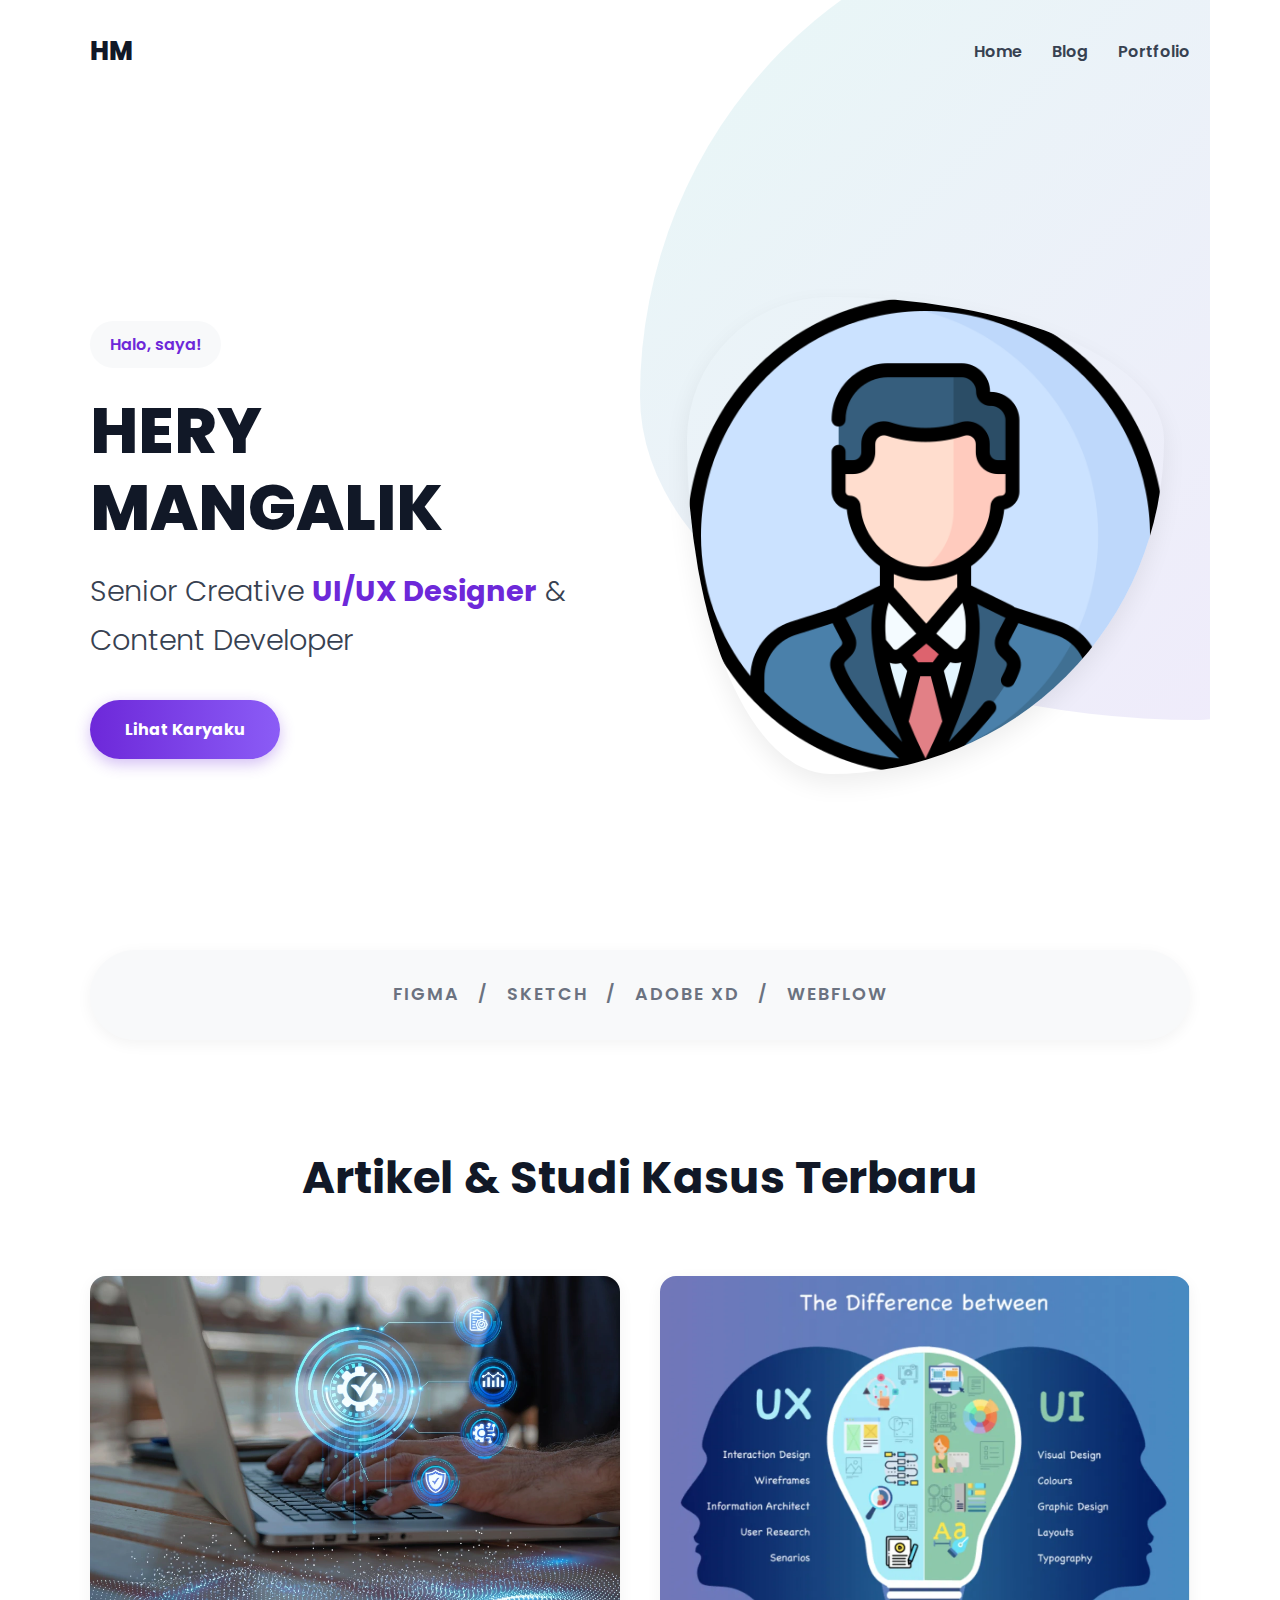
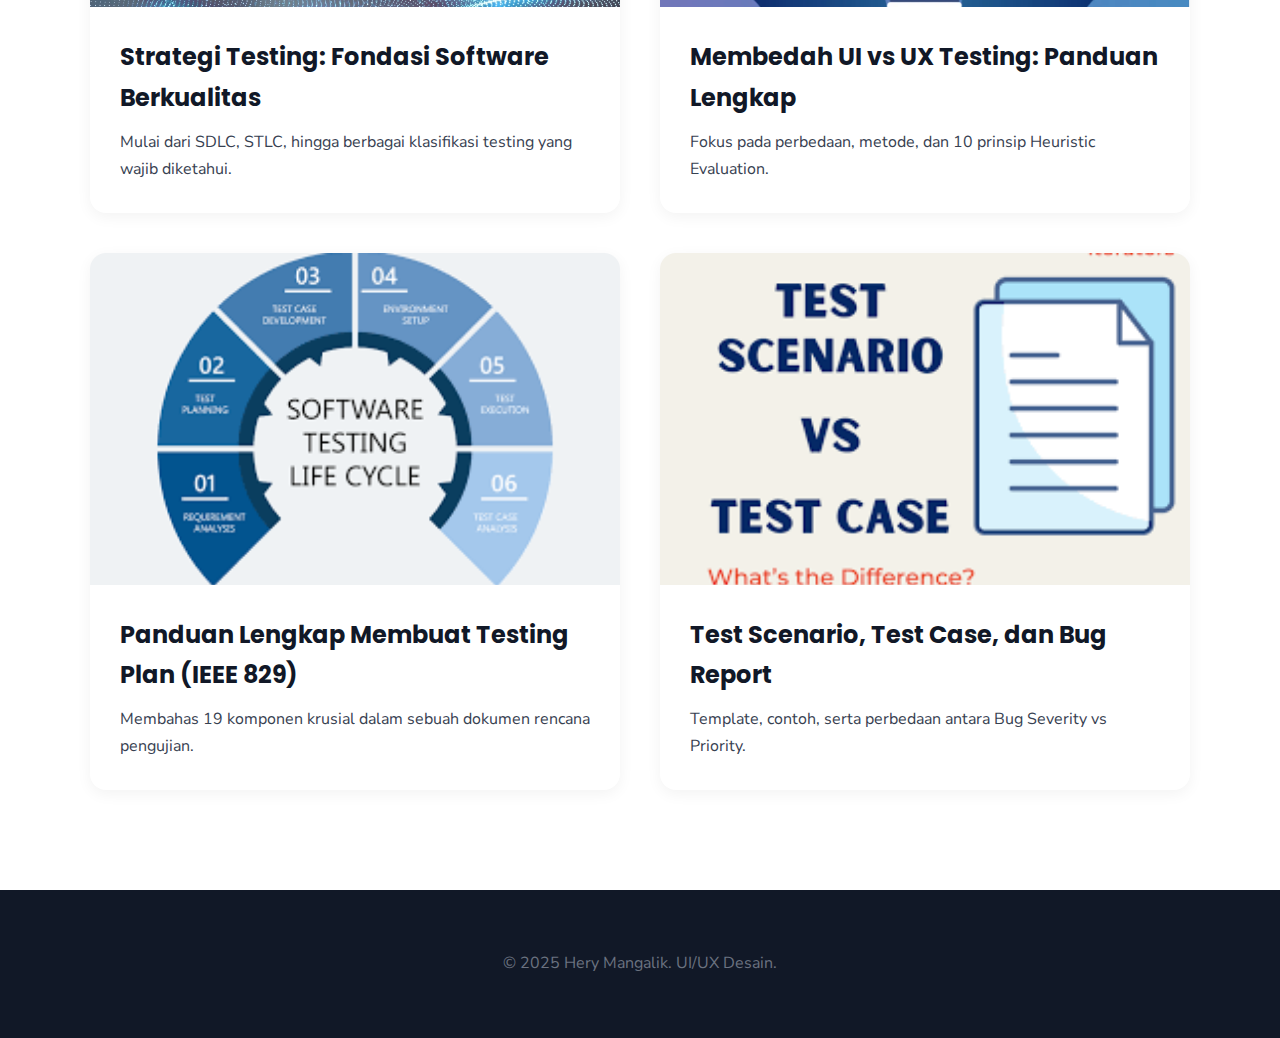
<file: index.html>
<!DOCTYPE html>
<html lang="id">
<head>
    <meta charset="UTF-8">
    <meta name="viewport" content="width=device-width, initial-scale=1.0">
    <title>Portfolio UI/UX - Hery Mangalik</title>
    <link rel="preconnect" href="https://fonts.googleapis.com">
    <link rel="preconnect" href="https://fonts.gstatic.com" crossorigin>
    <link href="https://fonts.googleapis.com/css2?family=Poppins:wght@300;400;600;700;800&family=Nunito+Sans:wght@400;700&display=swap" rel="stylesheet">
    
    <link rel="stylesheet" href="style.css">
</head>
<body>

    <header class="main-header">
        <div class="container">
            <a href="index.html" class="logo">HM</a>
            <nav class="main-nav">
                <ul>
                    <li><a href="index.html">Home</a></li>
                    <li><a href="blog.html">Blog</a></li>
                    <li><a href="#portfolio">Portfolio</a></li>
                </ul>
            </nav>
        </div>
    </header>

    <main>
        <section class="hero container">
            <div class="hero-content">
                <span class="hero-subtitle">Halo, saya!</span>
                <h1>HERY MANGALIK</h1>
                <p class="hero-jobtitle">
                    Senior Creative <span>UI/UX Designer</span> &<br>
                    Content Developer
                </p>
                <a href="#portfolio" class="btn-primary">Lihat Karyaku</a>
            </div>
            <div class="hero-image">
                <img src="profil.png" alt="Foto Hery Mangalik">
            </div>
        </section>

        <section class="container">
            <div class="clients-bar">
                <p>FIGMA &nbsp; / &nbsp; SKETCH &nbsp; / &nbsp; ADOBE XD &nbsp; / &nbsp; WEBFLOW</p>
            </div>
        </section>

        <section class="portfolio-section" id="portfolio">
            <div class="container">
                <h2>Artikel & Studi Kasus Terbaru</h2>
                <div class="portfolio-grid">
                    
                    <div class="project-card">
                        <a href="artikel-1.html"><img src="image.png" alt="Strategi Testing"></a>
                        <div class="project-card-content">
                            <h3>Strategi Testing: Fondasi Software Berkualitas</h3>
                            <p>Mulai dari SDLC, STLC, hingga berbagai klasifikasi testing yang wajib diketahui.</p>
                        </div>
                    </div>
                    
                    <div class="project-card">
                        <a href="artikel-2.html"><img src="image copy.png" alt="UI vs UX Testing"></a>
                        <div class="project-card-content">
                            <h3>Membedah UI vs UX Testing: Panduan Lengkap</h3>
                            <p>Fokus pada perbedaan, metode, dan 10 prinsip Heuristic Evaluation.</p>
                        </div>
                    </div>

                    <div class="project-card">
                        <a href="artikel-3.html"><img src="image copy 2.png" alt="Testing Plan"></a>
                        <div class="project-card-content">
                            <h3>Panduan Lengkap Membuat Testing Plan (IEEE 829)</h3>
                            <p>Membahas 19 komponen krusial dalam sebuah dokumen rencana pengujian.</p>
                        </div>
                    </div>

                    <div class="project-card">
                        <a href="artikel-4.html"><img src="image copy 3.png" alt="Bug Report"></a>
                        <div class="project-card-content">
                            <h3>Test Scenario, Test Case, dan Bug Report</h3>
                            <p>Template, contoh, serta perbedaan antara Bug Severity vs Priority.</p>
                        </div>
                    </div>

                </div>
            </div>
        </section>
    </main>

    <footer class="main-footer">
        <p>&copy; 2025 Hery Mangalik. UI/UX Desain.</p>
    </footer>

</body>

</html>
</file>
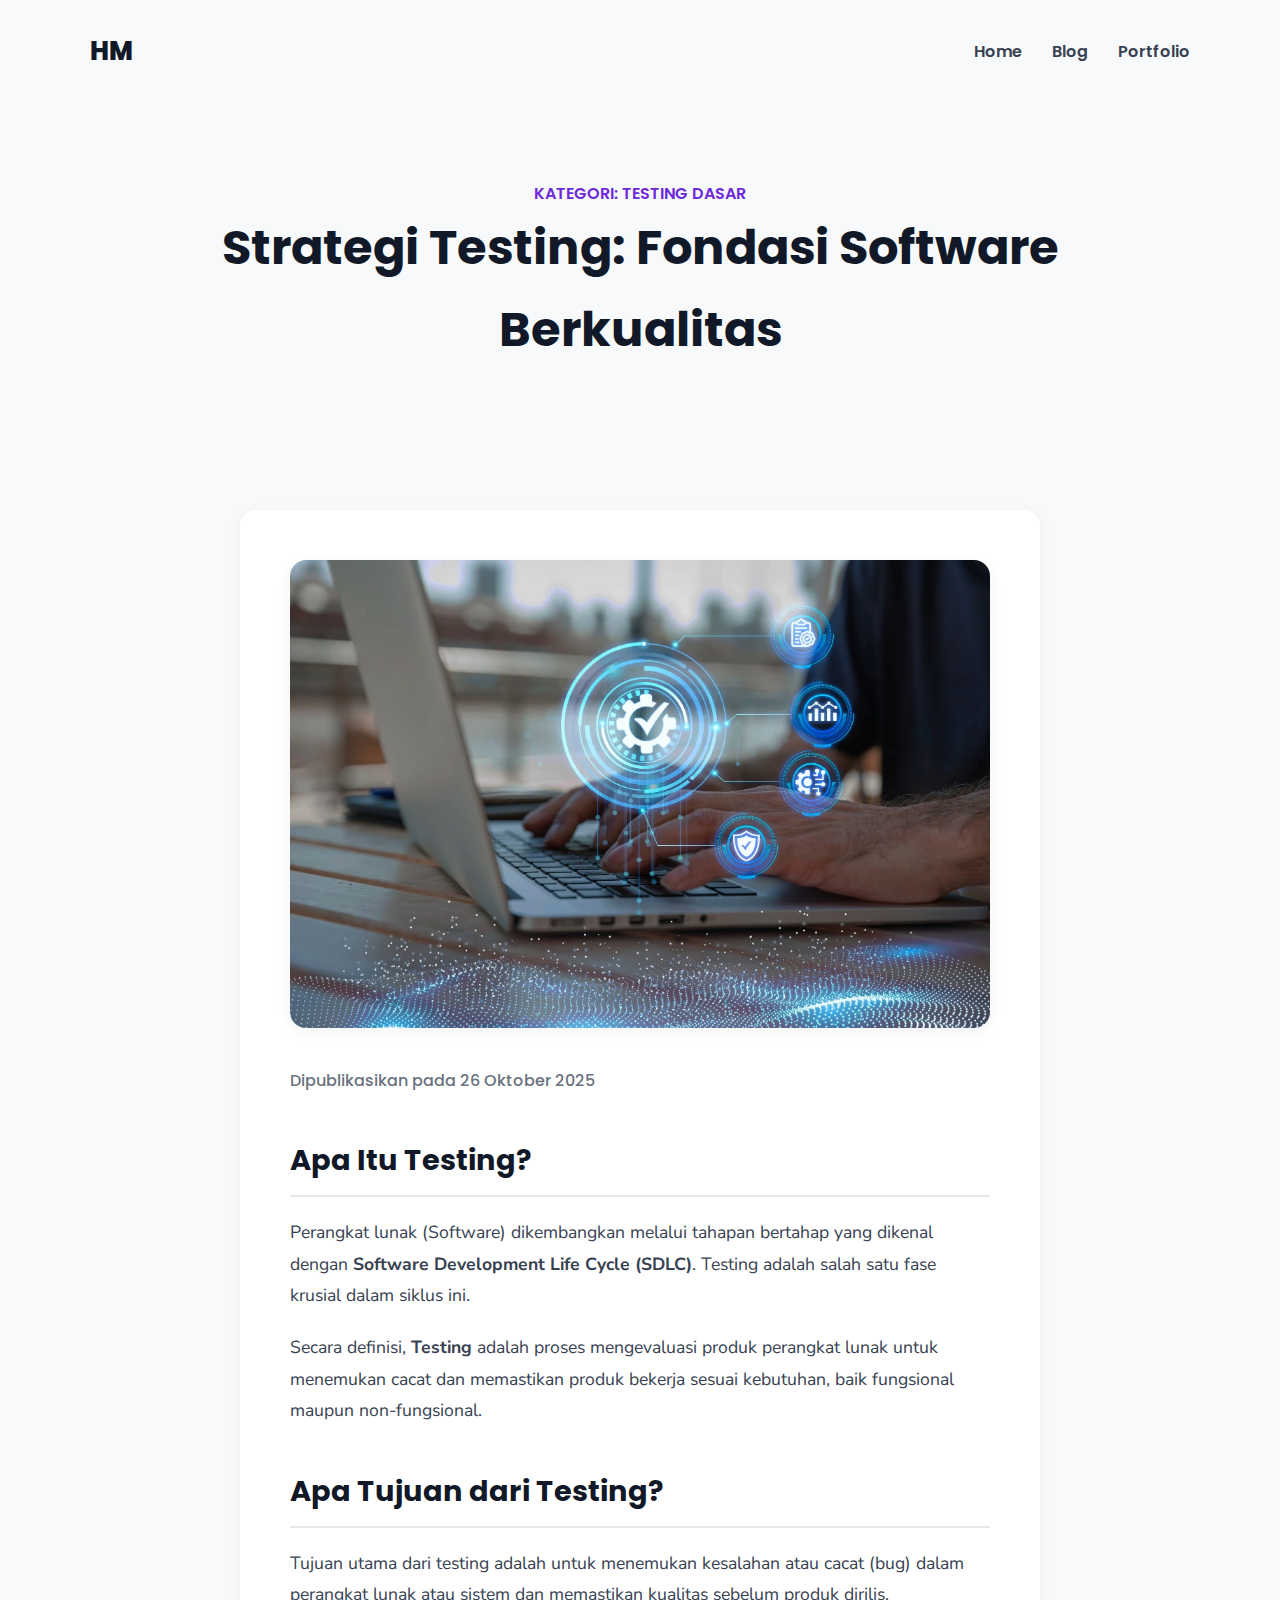
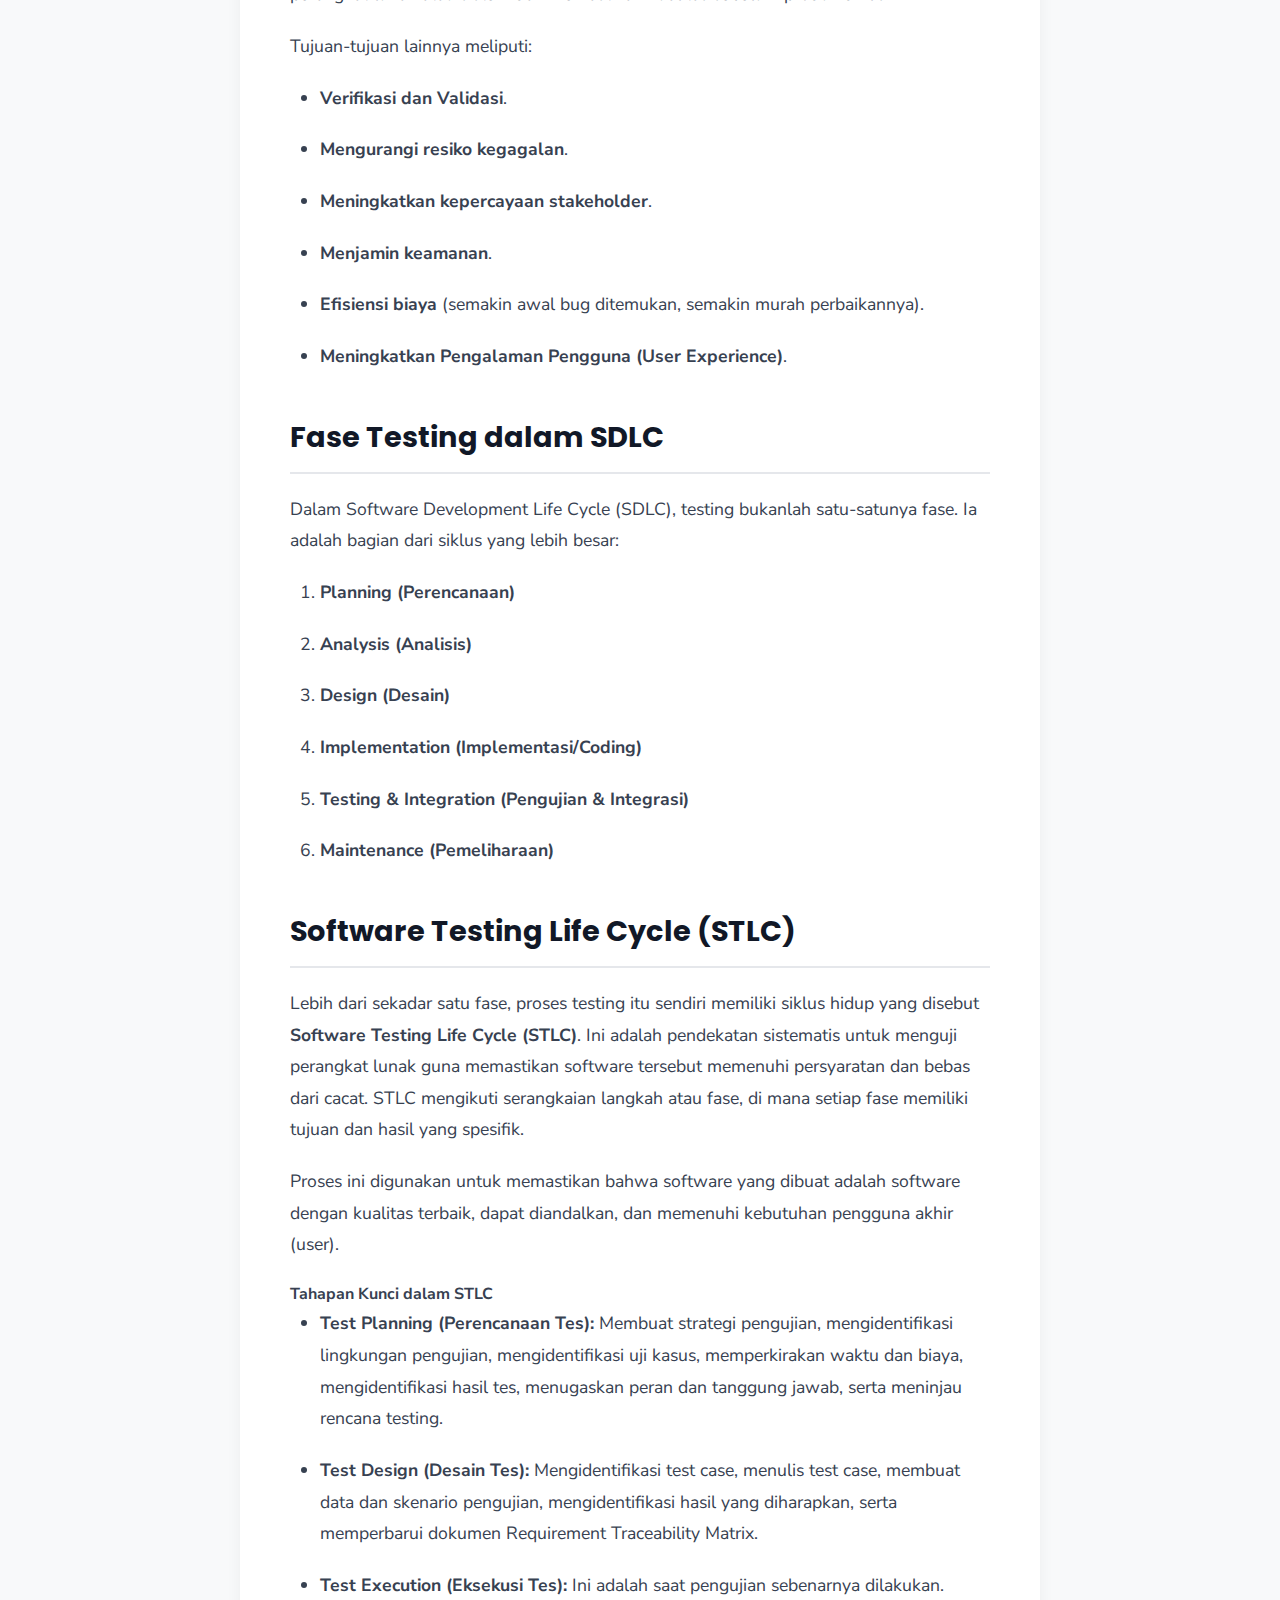
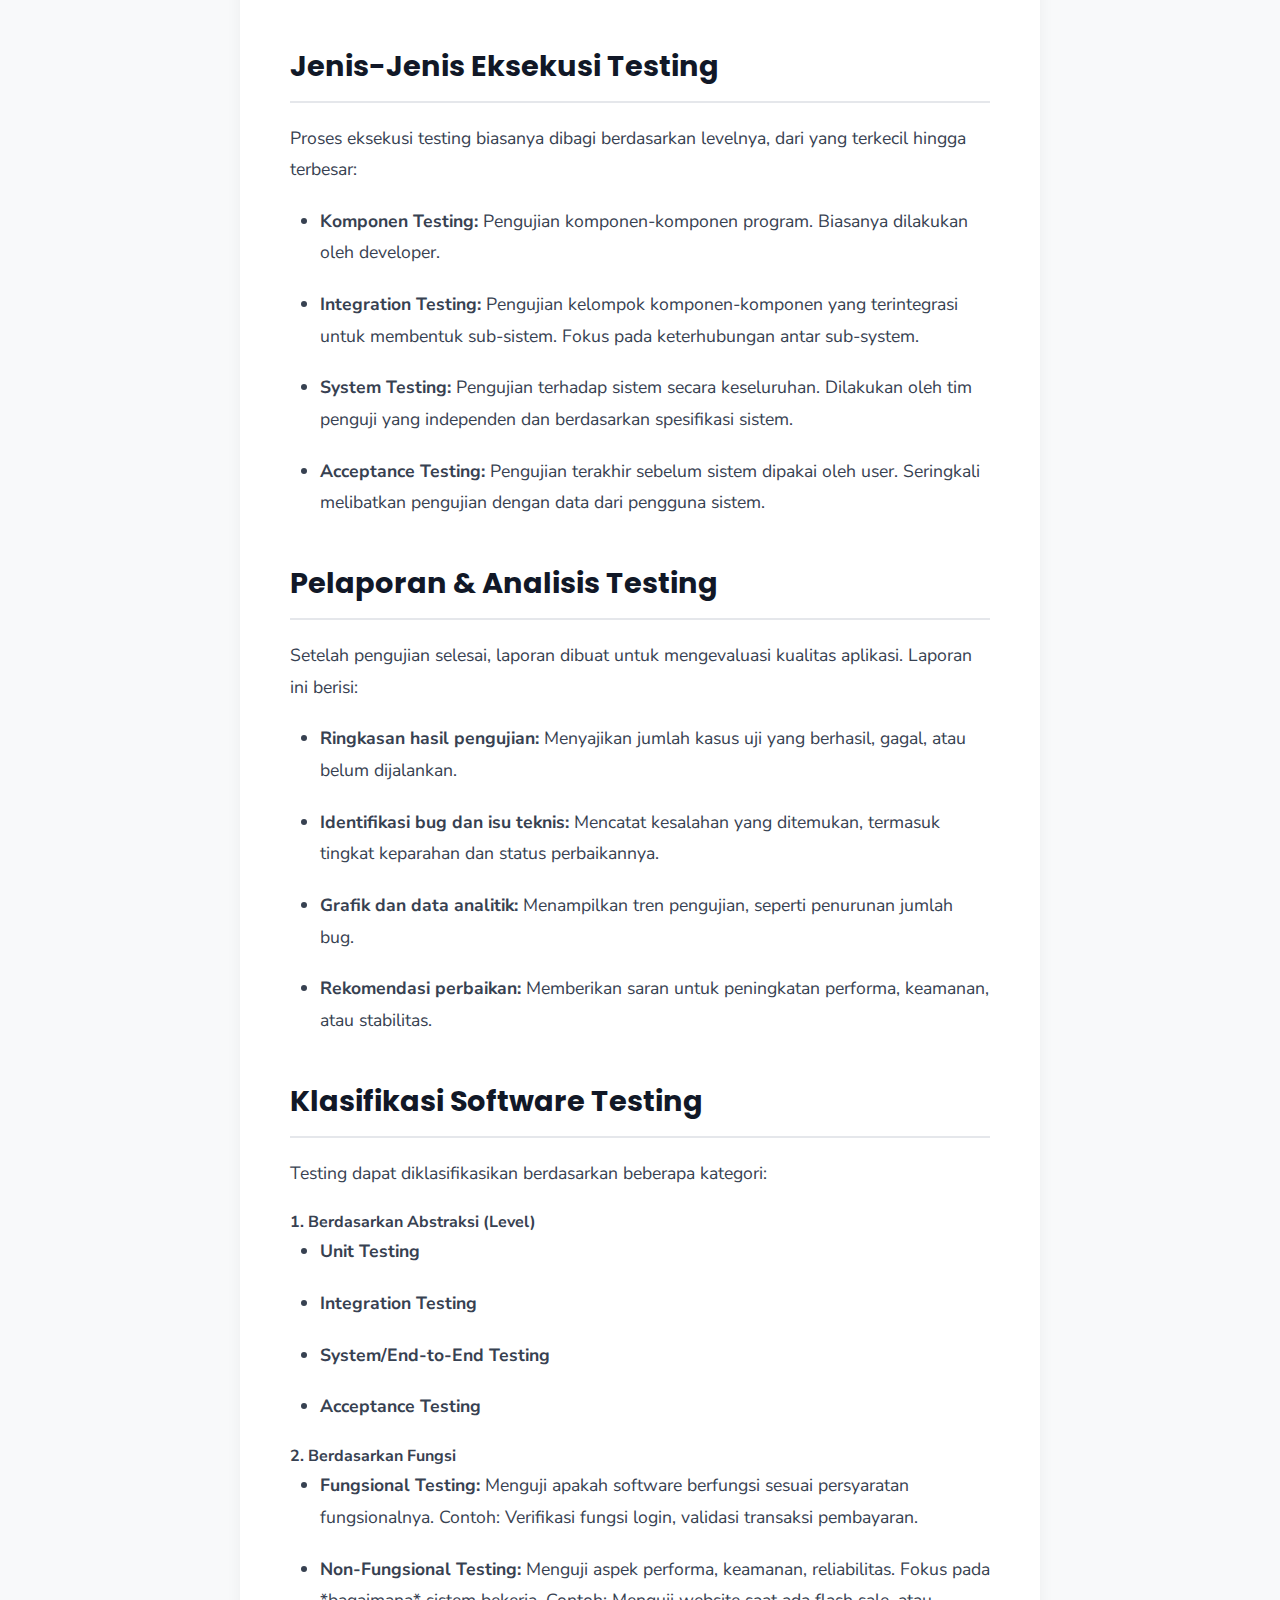
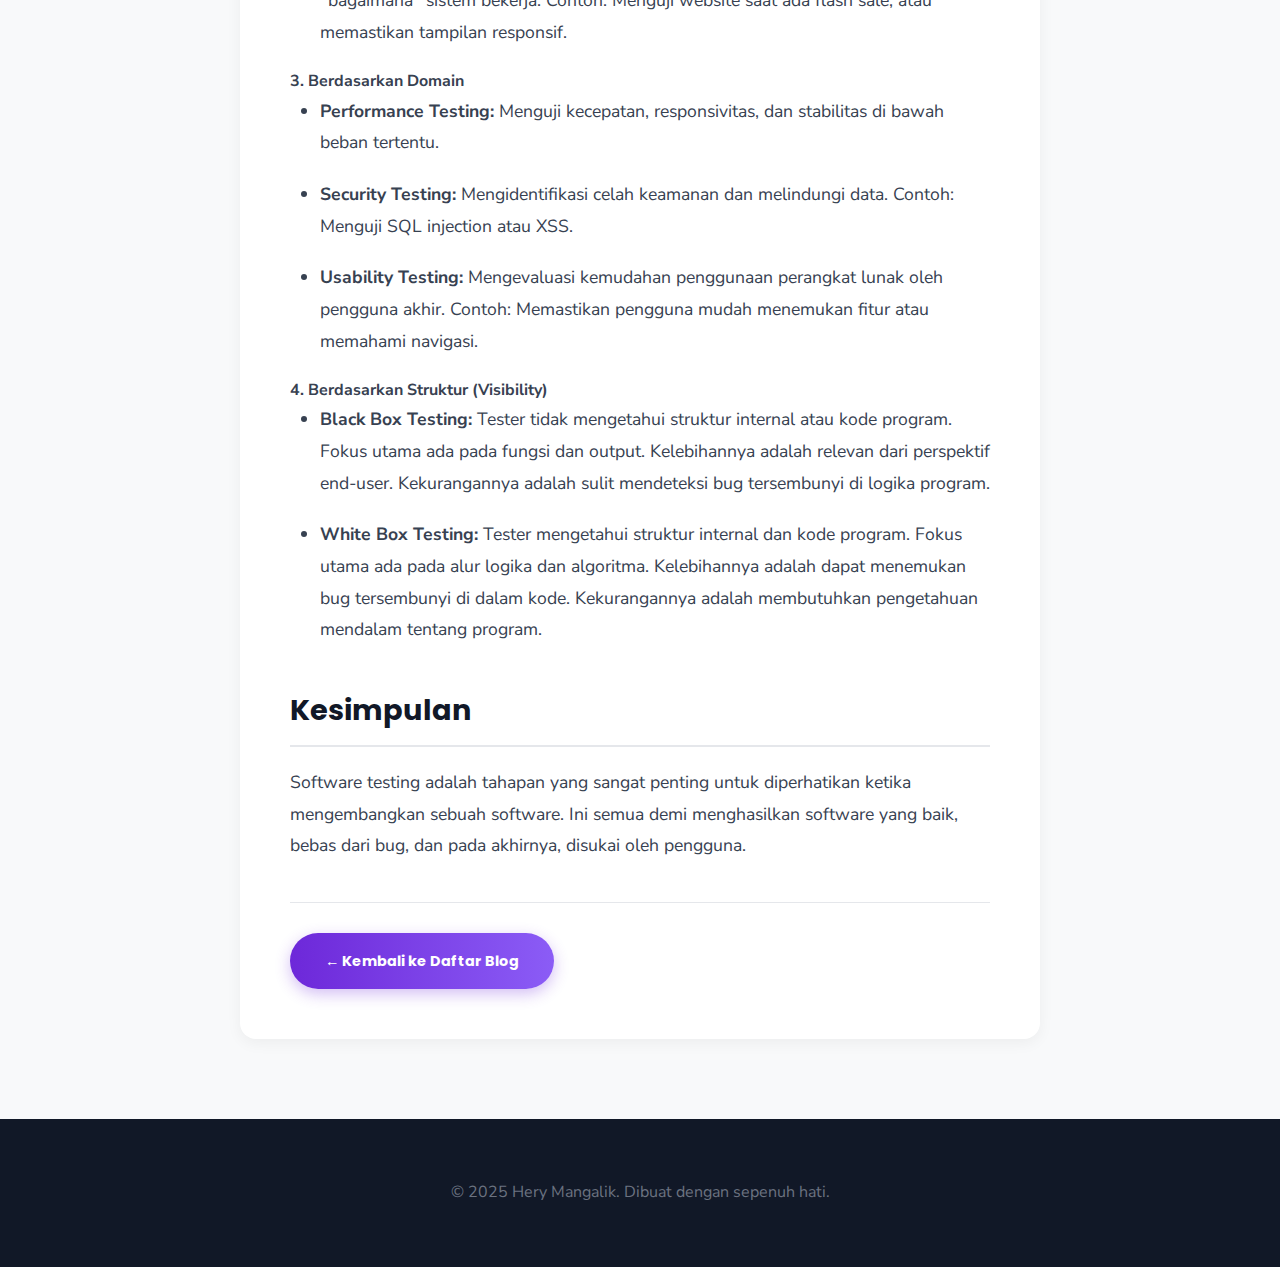
<file: artikel-1.html>
<!DOCTYPE html>
<html lang="id">
<head>
    <meta charset="UTF-8">
    <meta name="viewport" content="width=device-width, initial-scale=1.0">
    <title>Strategi Testing: Fondasi Software Berkualitas - Blog UI/UX</title>
    <link rel="preconnect" href="https://fonts.googleapis.com">
    <link rel="preconnect" href="https://fonts.gstatic.com" crossorigin>
    <link href="https://fonts.googleapis.com/css2?family=Poppins:wght@300;400;600;700;800&family=Nunito+Sans:wght@400;700&display=swap" rel="stylesheet">
    
    <link rel="stylesheet" href="style.css">
</head>
<body>

    <header class="main-header">
        <div class="container">
            <a href="index.html" class="logo">HM</a>
            <nav class="main-nav">
                <ul>
                    <li><a href="index.html">Home</a></li>
                    <li><a href="blog.html">Blog</a></li>
                    <li><a href="index.html#portfolio">Portfolio</a></li>
                </ul>
            </nav>
        </div>
    </header>

    <main>
        <section class="blog-header" style="padding: 180px 0 60px 0;">
            <div class="container">
                <p class="meta" style="color: var(--color-primary); font-family: var(--font-heading); font-weight: 600;">KATEGORI: TESTING DASAR</p>
                <h1 style="font-size: 3rem;">Strategi Testing: Fondasi Software Berkualitas</h1>
            </div>
        </section>

        <section class="article-full">
            <div class="article-full-content">
                
                <img src="image.png" alt="Header Artikel" class="header-image">
                <p class="meta">Dipublikasikan pada 26 Oktober 2025</p>

                <h3>Apa Itu Testing?</h3>
                <p>
                    Perangkat lunak (Software) dikembangkan melalui tahapan bertahap yang dikenal dengan <strong>Software Development Life Cycle (SDLC)</strong>. Testing adalah salah satu fase krusial dalam siklus ini.
                </p>
                <p>
                    Secara definisi, <strong>Testing</strong> adalah proses mengevaluasi produk perangkat lunak untuk menemukan cacat dan memastikan produk bekerja sesuai kebutuhan, baik fungsional maupun non-fungsional.
                </p>

                <h3>Apa Tujuan dari Testing?</h3>
                <p>
                    Tujuan utama dari testing adalah untuk menemukan kesalahan atau cacat (bug) dalam perangkat lunak atau sistem dan memastikan kualitas sebelum produk dirilis.
                </p>
                <p>
                    Tujuan-tujuan lainnya meliputi:
                </p>
                <ul>
                    <li><strong>Verifikasi dan Validasi</strong>.</li>
                    <li><strong>Mengurangi resiko kegagalan</strong>.</li>
                    <li><strong>Meningkatkan kepercayaan stakeholder</strong>.</li>
                    <li><strong>Menjamin keamanan</strong>.</li>
                    <li><strong>Efisiensi biaya</strong> (semakin awal bug ditemukan, semakin murah perbaikannya).</li>
                    <li><strong>Meningkatkan Pengalaman Pengguna (User Experience)</strong>.</li>
                </ul>

                <h3>Fase Testing dalam SDLC</h3>
                <p>
                    Dalam Software Development Life Cycle (SDLC), testing bukanlah satu-satunya fase. Ia adalah bagian dari siklus yang lebih besar:
                </p>
                <ol>
                    <li><strong>Planning (Perencanaan)</strong></li>
                    <li><strong>Analysis (Analisis)</strong></li>
                    <li><strong>Design (Desain)</strong></li>
                    <li><strong>Implementation (Implementasi/Coding)</strong></li>
                    <li><strong>Testing & Integration (Pengujian & Integrasi)</strong></li>
                    <li><strong>Maintenance (Pemeliharaan)</strong></li>
                </ol>

                <h3>Software Testing Life Cycle (STLC)</h3>
                <p>
                    Lebih dari sekadar satu fase, proses testing itu sendiri memiliki siklus hidup yang disebut <strong>Software Testing Life Cycle (STLC)</strong>. Ini adalah pendekatan sistematis untuk menguji perangkat lunak guna memastikan software tersebut memenuhi persyaratan dan bebas dari cacat. STLC mengikuti serangkaian langkah atau fase, di mana setiap fase memiliki tujuan dan hasil yang spesifik.
                </p>
                <p>
                    Proses ini digunakan untuk memastikan bahwa software yang dibuat adalah software dengan kualitas terbaik, dapat diandalkan, dan memenuhi kebutuhan pengguna akhir (user).
                </p>
                
                <h4>Tahapan Kunci dalam STLC</h4>
                <ul>
                    <li><strong>Test Planning (Perencanaan Tes):</strong> Membuat strategi pengujian, mengidentifikasi lingkungan pengujian, mengidentifikasi uji kasus, memperkirakan waktu dan biaya, mengidentifikasi hasil tes, menugaskan peran dan tanggung jawab, serta meninjau rencana testing.</li>
                    <li><strong>Test Design (Desain Tes):</strong> Mengidentifikasi test case, menulis test case, membuat data dan skenario pengujian, mengidentifikasi hasil yang diharapkan, serta memperbarui dokumen Requirement Traceability Matrix.</li>
                    <li><strong>Test Execution (Eksekusi Tes):</strong> Ini adalah saat pengujian sebenarnya dilakukan.</li>
                </ul>

                <h3>Jenis-Jenis Eksekusi Testing</h3>
                <p>Proses eksekusi testing biasanya dibagi berdasarkan levelnya, dari yang terkecil hingga terbesar:</p>
                <ul>
                    <li><strong>Komponen Testing:</strong> Pengujian komponen-komponen program. Biasanya dilakukan oleh developer.</li>
                    <li><strong>Integration Testing:</strong> Pengujian kelompok komponen-komponen yang terintegrasi untuk membentuk sub-sistem. Fokus pada keterhubungan antar sub-system.</li>
                    <li><strong>System Testing:</strong> Pengujian terhadap sistem secara keseluruhan. Dilakukan oleh tim penguji yang independen dan berdasarkan spesifikasi sistem.</li>
                    <li><strong>Acceptance Testing:</strong> Pengujian terakhir sebelum sistem dipakai oleh user. Seringkali melibatkan pengujian dengan data dari pengguna sistem.</li>
                </ul>

                <h3>Pelaporan & Analisis Testing</h3>
                <p>
                    Setelah pengujian selesai, laporan dibuat untuk mengevaluasi kualitas aplikasi. Laporan ini berisi:
                </p>
                <ul>
                    <li><strong>Ringkasan hasil pengujian:</strong> Menyajikan jumlah kasus uji yang berhasil, gagal, atau belum dijalankan.</li>
                    <li><strong>Identifikasi bug dan isu teknis:</strong> Mencatat kesalahan yang ditemukan, termasuk tingkat keparahan dan status perbaikannya.</li>
                    <li><strong>Grafik dan data analitik:</strong> Menampilkan tren pengujian, seperti penurunan jumlah bug.</li>
                    <li><strong>Rekomendasi perbaikan:</strong> Memberikan saran untuk peningkatan performa, keamanan, atau stabilitas.</li>
                </ul>

                <h3>Klasifikasi Software Testing</h3>
                <p>Testing dapat diklasifikasikan berdasarkan beberapa kategori:</p>
                
                <h4>1. Berdasarkan Abstraksi (Level)</h4>
                <ul>
                    <li><strong>Unit Testing</strong></li>
                    <li><strong>Integration Testing</strong></li>
                    <li><strong>System/End-to-End Testing</strong></li>
                    <li><strong>Acceptance Testing</strong></li>
                </ul>
                
                <h4>2. Berdasarkan Fungsi</h4>
                <ul>
                    <li><strong>Fungsional Testing:</strong> Menguji apakah software berfungsi sesuai persyaratan fungsionalnya. Contoh: Verifikasi fungsi login, validasi transaksi pembayaran.</li>
                    <li><strong>Non-Fungsional Testing:</strong> Menguji aspek performa, keamanan, reliabilitas. Fokus pada *bagaimana* sistem bekerja. Contoh: Menguji website saat ada flash sale, atau memastikan tampilan responsif.</li>
                </ul>

                <h4>3. Berdasarkan Domain</h4>
                <ul>
                    <li><strong>Performance Testing:</strong> Menguji kecepatan, responsivitas, dan stabilitas di bawah beban tertentu.</li>
                    <li><strong>Security Testing:</strong> Mengidentifikasi celah keamanan dan melindungi data. Contoh: Menguji SQL injection atau XSS.</li>
                    <li><strong>Usability Testing:</strong> Mengevaluasi kemudahan penggunaan perangkat lunak oleh pengguna akhir. Contoh: Memastikan pengguna mudah menemukan fitur atau memahami navigasi.</li>
                </ul>

                <h4>4. Berdasarkan Struktur (Visibility)</h4>
                <ul>
                    <li><strong>Black Box Testing:</strong> Tester tidak mengetahui struktur internal atau kode program. Fokus utama ada pada fungsi dan output. Kelebihannya adalah relevan dari perspektif end-user. Kekurangannya adalah sulit mendeteksi bug tersembunyi di logika program.</li>
                    <li><strong>White Box Testing:</strong> Tester mengetahui struktur internal dan kode program. Fokus utama ada pada alur logika dan algoritma. Kelebihannya adalah dapat menemukan bug tersembunyi di dalam kode. Kekurangannya adalah membutuhkan pengetahuan mendalam tentang program.</li>
                </ul>
                
                <h3>Kesimpulan</h3>
                <p>
                    Software testing adalah tahapan yang sangat penting untuk diperhatikan ketika mengembangkan sebuah software. Ini semua demi menghasilkan software yang baik, bebas dari bug, dan pada akhirnya, disukai oleh pengguna.
                </p>
                

                <hr style="margin-top: 40px; border: 0; border-top: 1px solid var(--color-border);">
                <a href="blog.html" class="btn-primary" style="margin-top: 30px; font-size: 0.9rem;">&larr; Kembali ke Daftar Blog</a>
            </div>
        </section>
    </main>

    <footer class="main-footer">
        <p>&copy; 2025 Hery Mangalik. Dibuat dengan sepenuh hati.</p>
    </footer>

</body>
</html>
</file>
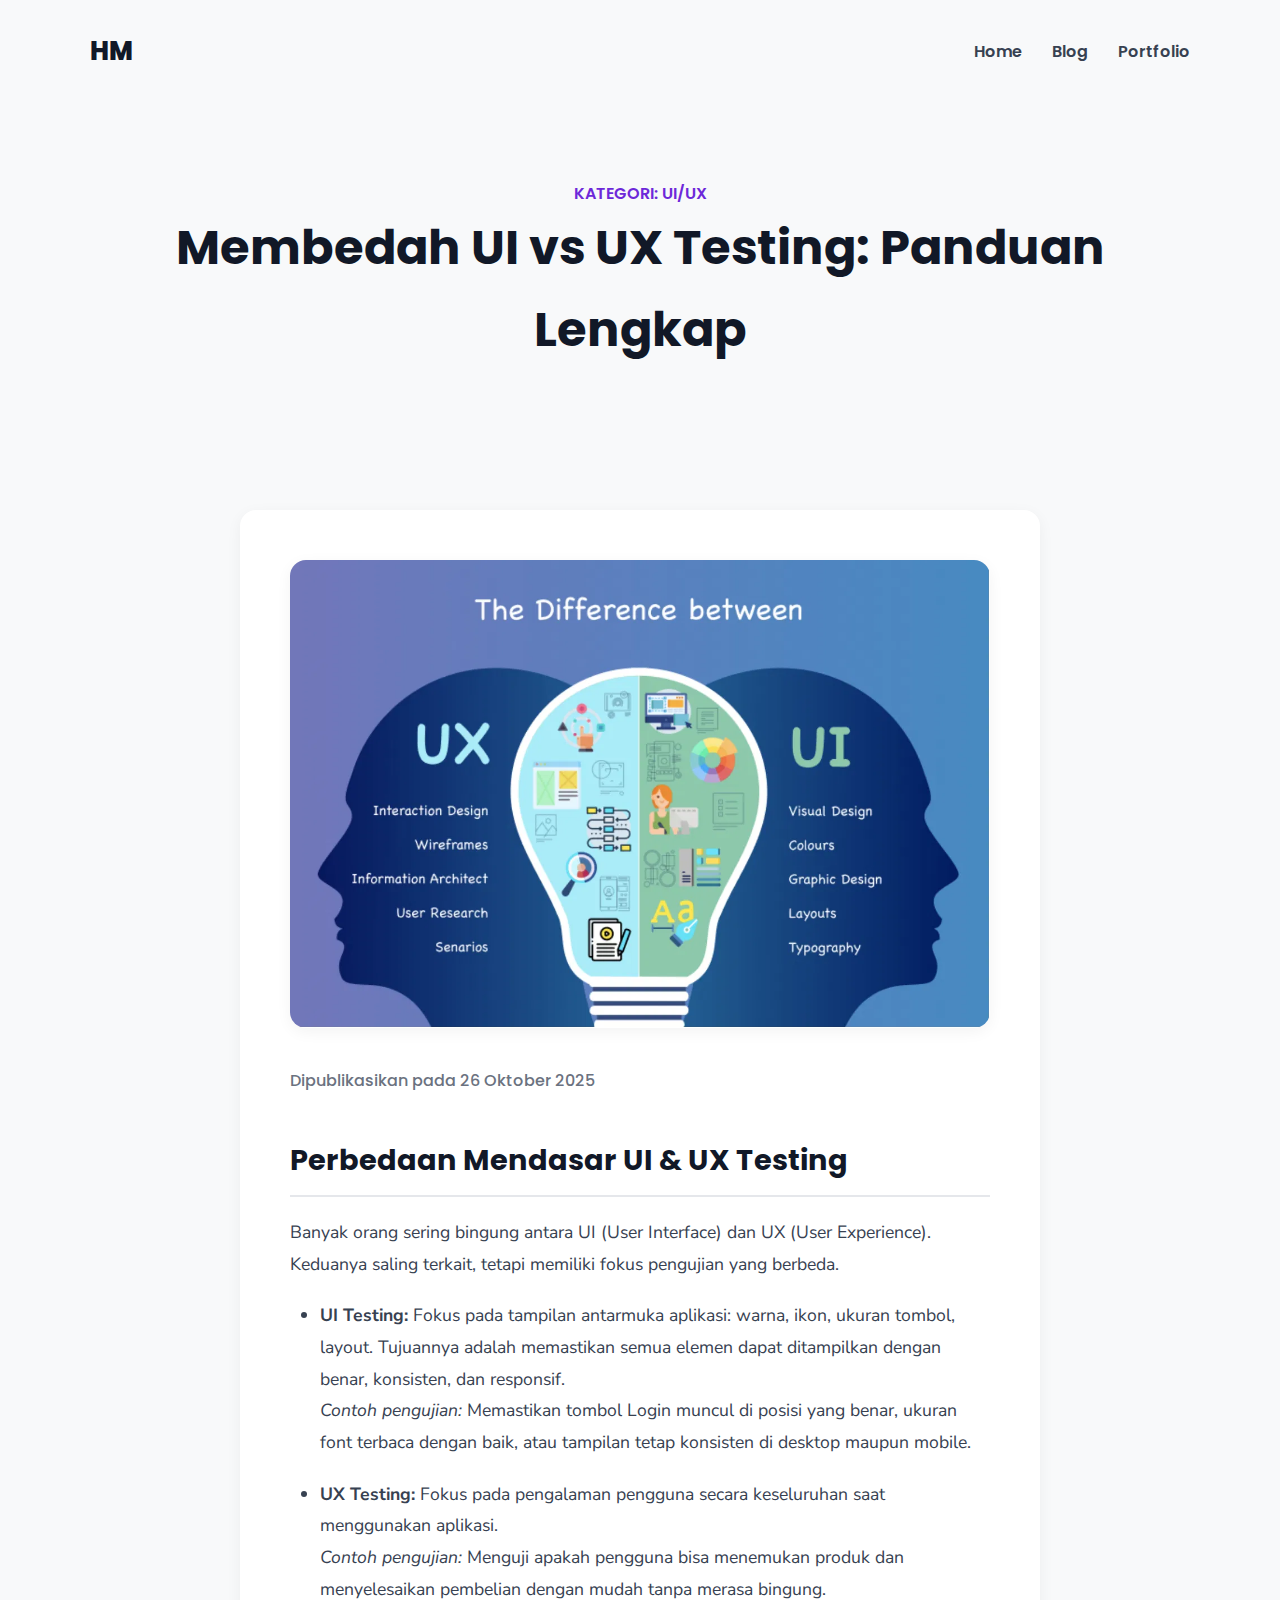
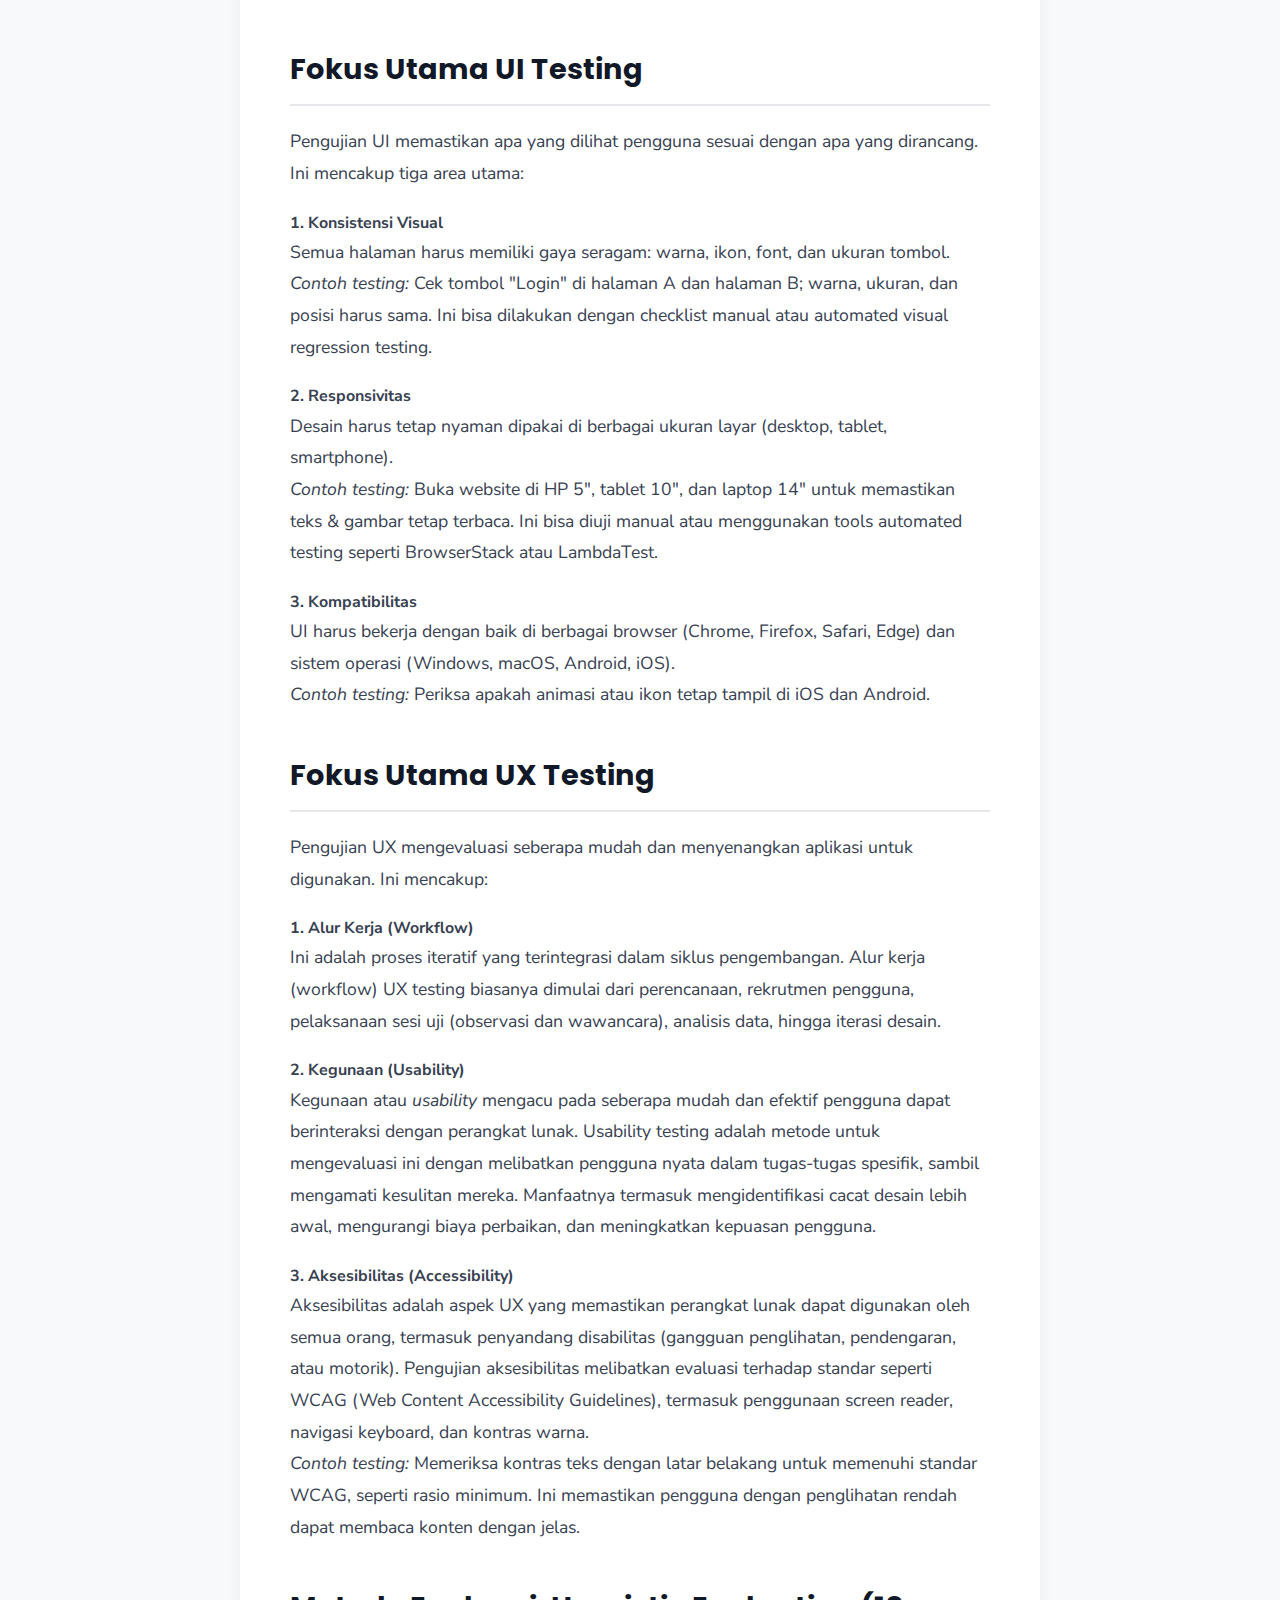
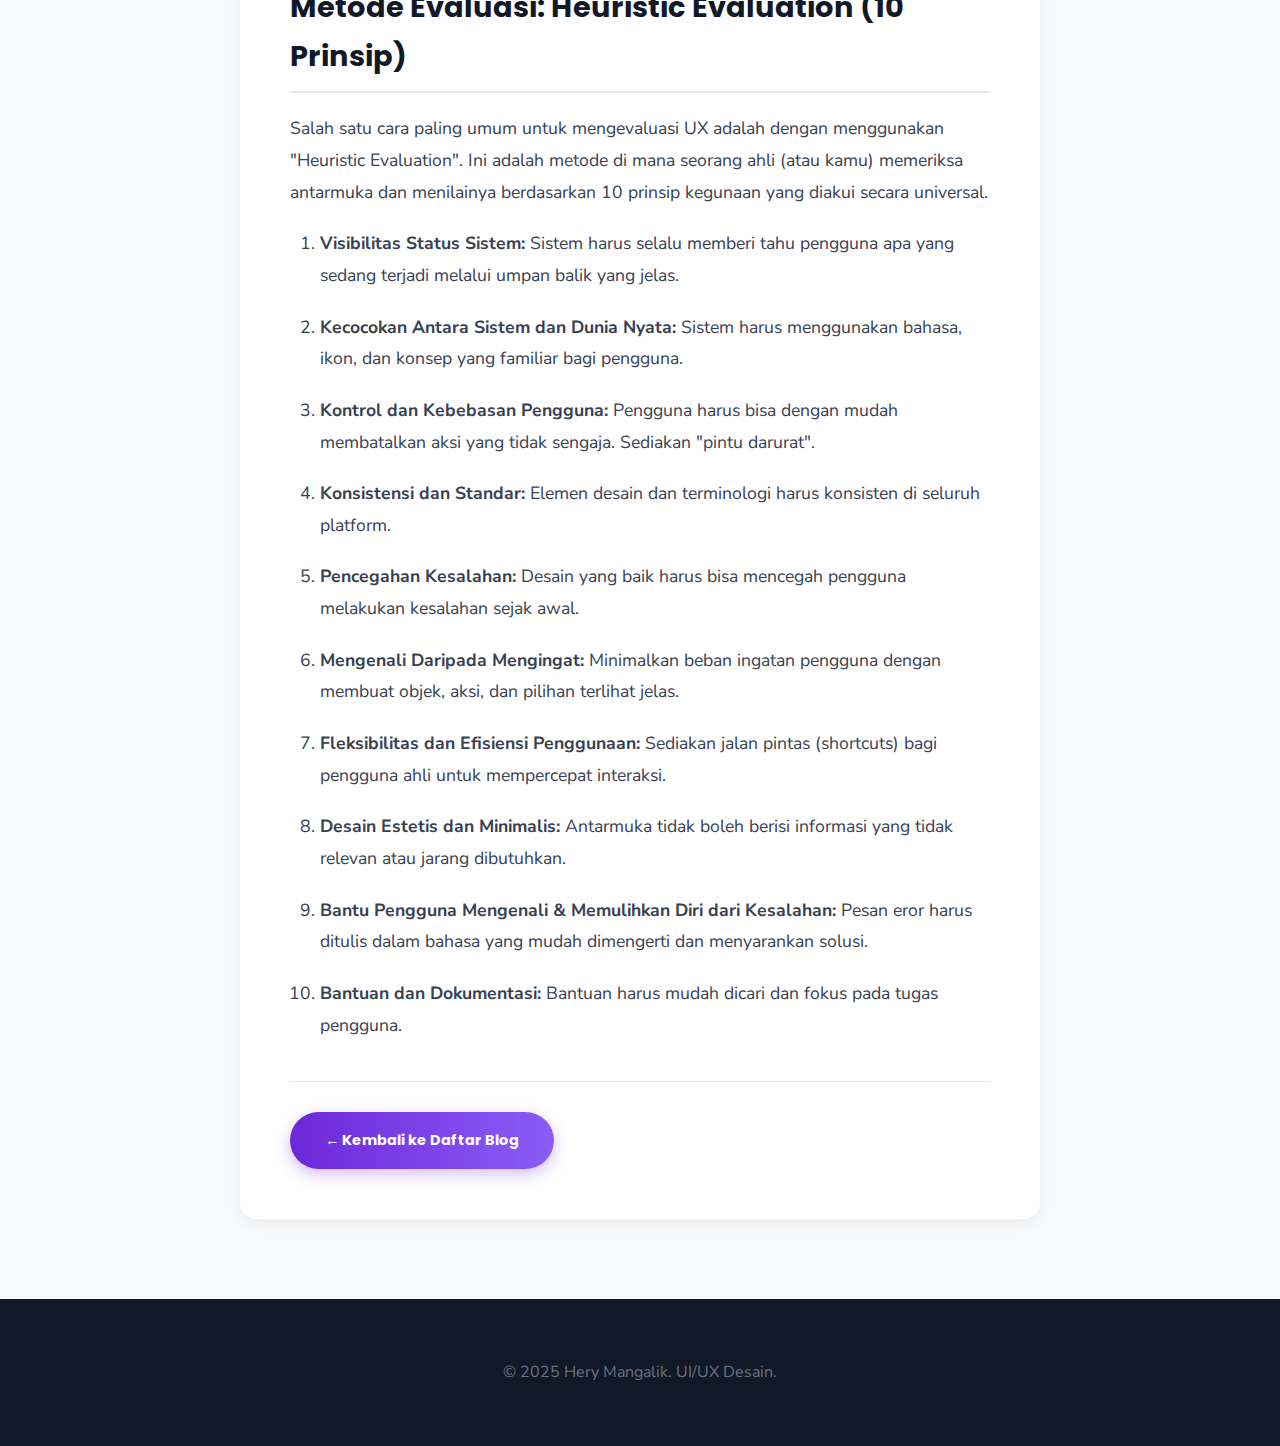
<file: artikel-2.html>
<!DOCTYPE html>
<html lang="id">
<head>
    <meta charset="UTF-8">
    <meta name="viewport" content="width=device-width, initial-scale=1.0">
    <title>Membedah UI vs UX Testing: Panduan Lengkap - Blog UI/UX</title>
    <link rel="preconnect" href="https://fonts.googleapis.com">
    <link rel="preconnect" href="https://fonts.gstatic.com" crossorigin>
    <link href="https://fonts.googleapis.com/css2?family=Poppins:wght@300;400;600;700;800&family=Nunito+Sans:wght@400;700&display=swap" rel="stylesheet">
    
    <link rel="stylesheet" href="style.css">
</head>
<body>

    <header class="main-header">
        <div class="container">
            <a href="index.html" class="logo">HM</a>
            <nav class="main-nav">
                <ul>
                    <li><a href="index.html">Home</a></li>
                    <li><a href="blog.html">Blog</a></li>
                    <li><a href="index.html#portfolio">Portfolio</a></li>
                </ul>
            </nav>
        </div>
    </header>

    <main>
        <section class="blog-header" style="padding: 180px 0 60px 0;">
            <div class="container">
                <p class="meta" style="color: var(--color-primary); font-family: var(--font-heading); font-weight: 600;">KATEGORI: UI/UX</p>
                <h1 style="font-size: 3rem;">Membedah UI vs UX Testing: Panduan Lengkap</h1>
            </div>
        </section>

        <section class="article-full">
            <div class="article-full-content">
                
                <img src="image copy.png" alt="Header Artikel" class="header-image">
                <p class="meta">Dipublikasikan pada 26 Oktober 2025</p>

                <h3>Perbedaan Mendasar UI & UX Testing</h3>
                <p>
                    Banyak orang sering bingung antara UI (User Interface) dan UX (User Experience). Keduanya saling terkait, tetapi memiliki fokus pengujian yang berbeda.
                </p>
                <ul>
                    <li>
                        <strong>UI Testing:</strong> Fokus pada tampilan antarmuka aplikasi: warna, ikon, ukuran tombol, layout. Tujuannya adalah memastikan semua elemen dapat ditampilkan dengan benar, konsisten, dan responsif.
                        <br>
                        <em>Contoh pengujian:</em> Memastikan tombol Login muncul di posisi yang benar, ukuran font terbaca dengan baik, atau tampilan tetap konsisten di desktop maupun mobile.
                    </li>
                    <li>
                        <strong>UX Testing:</strong> Fokus pada pengalaman pengguna secara keseluruhan saat menggunakan aplikasi.
                        <br>
                        <em>Contoh pengujian:</em> Menguji apakah pengguna bisa menemukan produk dan menyelesaikan pembelian dengan mudah tanpa merasa bingung.
                    </li>
                </ul>

                <h3>Fokus Utama UI Testing</h3>
                <p>Pengujian UI memastikan apa yang dilihat pengguna sesuai dengan apa yang dirancang. Ini mencakup tiga area utama:</p>

                <h4>1. Konsistensi Visual</h4>
                <p>
                    Semua halaman harus memiliki gaya seragam: warna, ikon, font, dan ukuran tombol.
                    <br>
                    <em>Contoh testing:</em> Cek tombol "Login" di halaman A dan halaman B; warna, ukuran, dan posisi harus sama. Ini bisa dilakukan dengan checklist manual atau automated visual regression testing.
                </p>

                <h4>2. Responsivitas</h4>
                <p>
                    Desain harus tetap nyaman dipakai di berbagai ukuran layar (desktop, tablet, smartphone).
                    <br>
                    <em>Contoh testing:</em> Buka website di HP 5", tablet 10", dan laptop 14" untuk memastikan teks & gambar tetap terbaca. Ini bisa diuji manual atau menggunakan tools automated testing seperti BrowserStack atau LambdaTest.
                </p>

                <h4>3. Kompatibilitas</h4>
                <p>
                    UI harus bekerja dengan baik di berbagai browser (Chrome, Firefox, Safari, Edge) dan sistem operasi (Windows, macOS, Android, iOS).
                    <br>
                    <em>Contoh testing:</em> Periksa apakah animasi atau ikon tetap tampil di iOS dan Android.
                </p>

                <h3>Fokus Utama UX Testing</h3>
                <p>Pengujian UX mengevaluasi seberapa mudah dan menyenangkan aplikasi untuk digunakan. Ini mencakup:</p>
                
                <h4>1. Alur Kerja (Workflow)</h4>
                <p>
                    Ini adalah proses iteratif yang terintegrasi dalam siklus pengembangan. Alur kerja (workflow) UX testing biasanya dimulai dari perencanaan, rekrutmen pengguna, pelaksanaan sesi uji (observasi dan wawancara), analisis data, hingga iterasi desain.
                </p>

                <h4>2. Kegunaan (Usability)</h4>
                <p>
                    Kegunaan atau <em>usability</em> mengacu pada seberapa mudah dan efektif pengguna dapat berinteraksi dengan perangkat lunak. Usability testing adalah metode untuk mengevaluasi ini dengan melibatkan pengguna nyata dalam tugas-tugas spesifik, sambil mengamati kesulitan mereka. Manfaatnya termasuk mengidentifikasi cacat desain lebih awal, mengurangi biaya perbaikan, dan meningkatkan kepuasan pengguna.
                </p>

                <h4>3. Aksesibilitas (Accessibility)</h4>
                <p>
                    Aksesibilitas adalah aspek UX yang memastikan perangkat lunak dapat digunakan oleh semua orang, termasuk penyandang disabilitas (gangguan penglihatan, pendengaran, atau motorik). Pengujian aksesibilitas melibatkan evaluasi terhadap standar seperti WCAG (Web Content Accessibility Guidelines), termasuk penggunaan screen reader, navigasi keyboard, dan kontras warna.
                    <br>
                    <em>Contoh testing:</em> Memeriksa kontras teks dengan latar belakang untuk memenuhi standar WCAG, seperti rasio minimum. Ini memastikan pengguna dengan penglihatan rendah dapat membaca konten dengan jelas.
                </p>

                <h3>Metode Evaluasi: Heuristic Evaluation (10 Prinsip)</h3>
                <p>
                    Salah satu cara paling umum untuk mengevaluasi UX adalah dengan menggunakan "Heuristic Evaluation". Ini adalah metode di mana seorang ahli (atau kamu) memeriksa antarmuka dan menilainya berdasarkan 10 prinsip kegunaan yang diakui secara universal.
                </p>
                <ol>
                    <li><strong>Visibilitas Status Sistem:</strong> Sistem harus selalu memberi tahu pengguna apa yang sedang terjadi melalui umpan balik yang jelas.</li>
                    <li><strong>Kecocokan Antara Sistem dan Dunia Nyata:</strong> Sistem harus menggunakan bahasa, ikon, dan konsep yang familiar bagi pengguna.</li>
                    <li><strong>Kontrol dan Kebebasan Pengguna:</strong> Pengguna harus bisa dengan mudah membatalkan aksi yang tidak sengaja. Sediakan "pintu darurat".</li>
                    <li><strong>Konsistensi dan Standar:</strong> Elemen desain dan terminologi harus konsisten di seluruh platform.</li>
                    <li><strong>Pencegahan Kesalahan:</strong> Desain yang baik harus bisa mencegah pengguna melakukan kesalahan sejak awal.</li>
                    <li><strong>Mengenali Daripada Mengingat:</strong> Minimalkan beban ingatan pengguna dengan membuat objek, aksi, dan pilihan terlihat jelas.</li>
                    <li><strong>Fleksibilitas dan Efisiensi Penggunaan:</strong> Sediakan jalan pintas (shortcuts) bagi pengguna ahli untuk mempercepat interaksi.</li>
                    <li><strong>Desain Estetis dan Minimalis:</strong> Antarmuka tidak boleh berisi informasi yang tidak relevan atau jarang dibutuhkan.</li>
                    <li><strong>Bantu Pengguna Mengenali & Memulihkan Diri dari Kesalahan:</strong> Pesan eror harus ditulis dalam bahasa yang mudah dimengerti dan menyarankan solusi.</li>
                    <li><strong>Bantuan dan Dokumentasi:</strong> Bantuan harus mudah dicari dan fokus pada tugas pengguna.</li>
                </ol>
                

                <hr style="margin-top: 40px; border: 0; border-top: 1px solid var(--color-border);">
                <a href="blog.html" class="btn-primary" style="margin-top: 30px; font-size: 0.9rem;">&larr; Kembali ke Daftar Blog</a>
            </div>
        </section>
    </main>

    <footer class="main-footer">
        <p>&copy; 2025 Hery Mangalik. UI/UX Desain.</p>
    </footer>

</body>

</html>
</file>
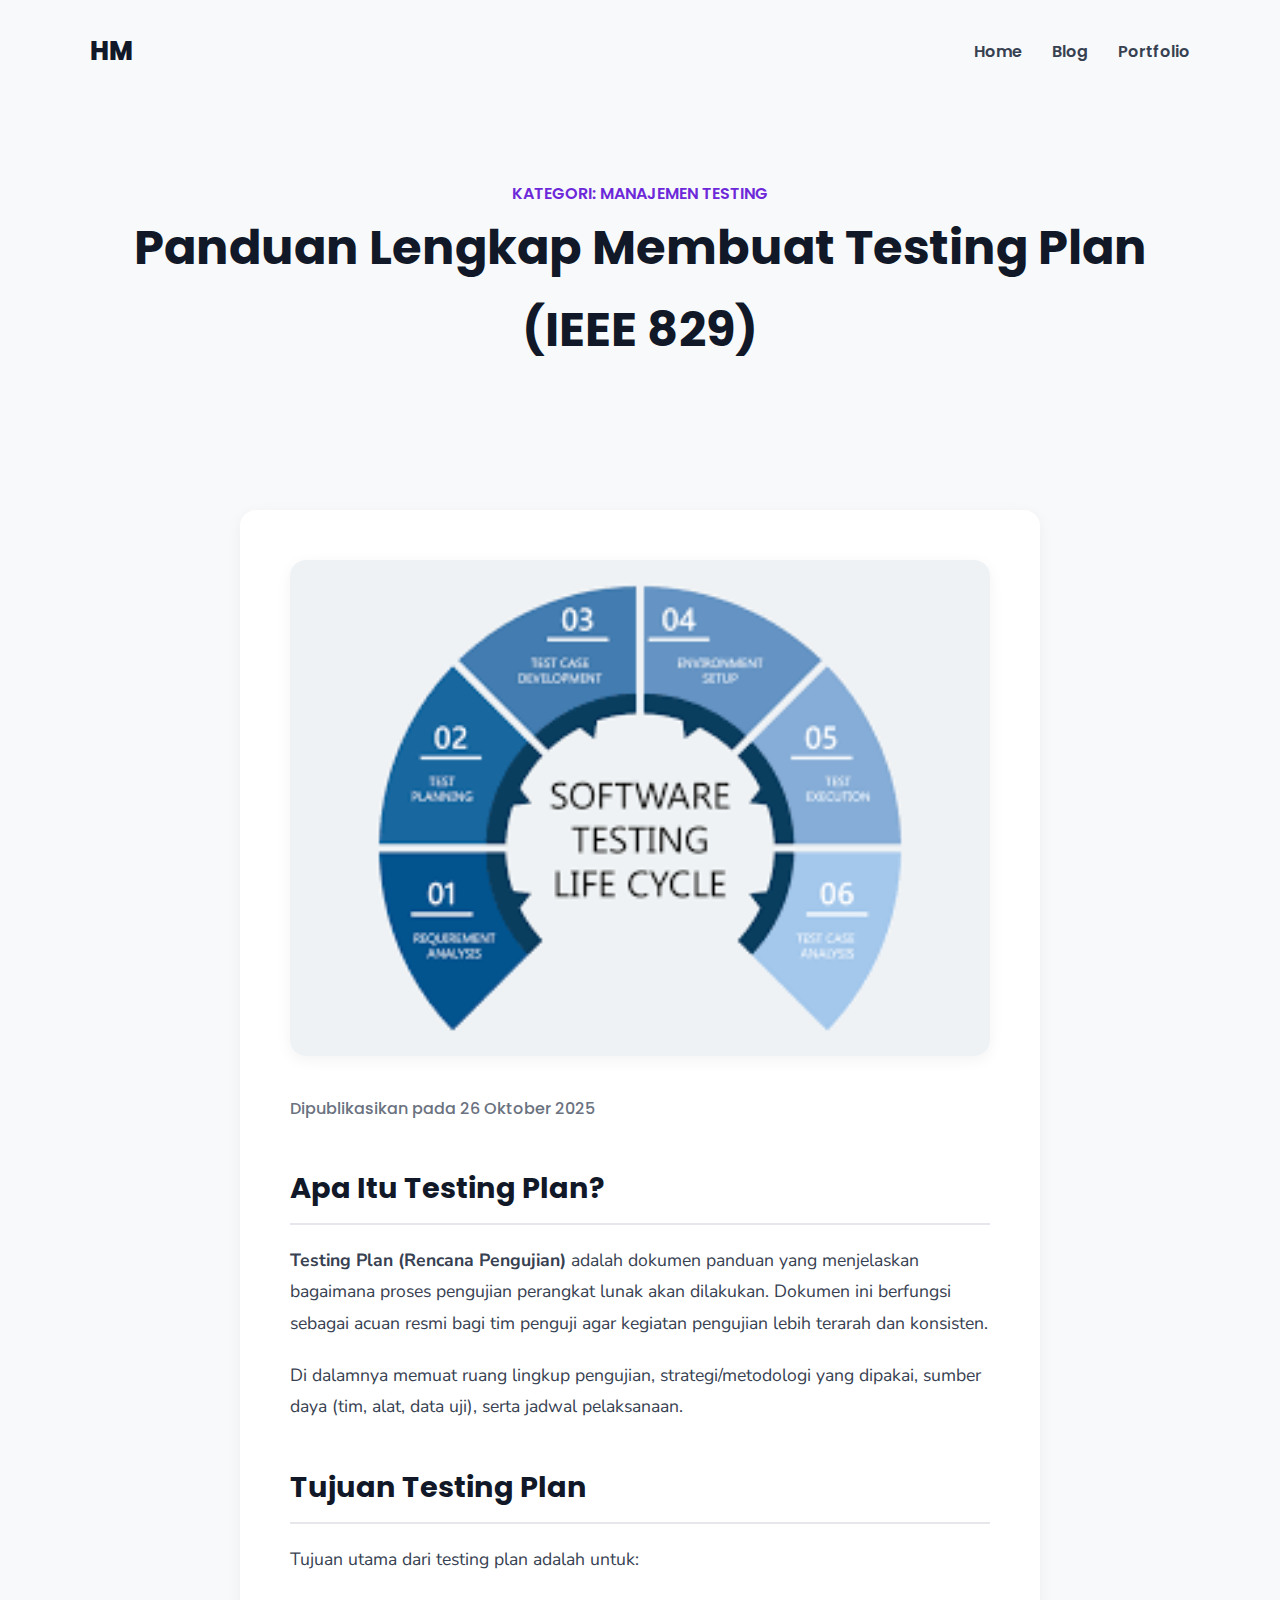
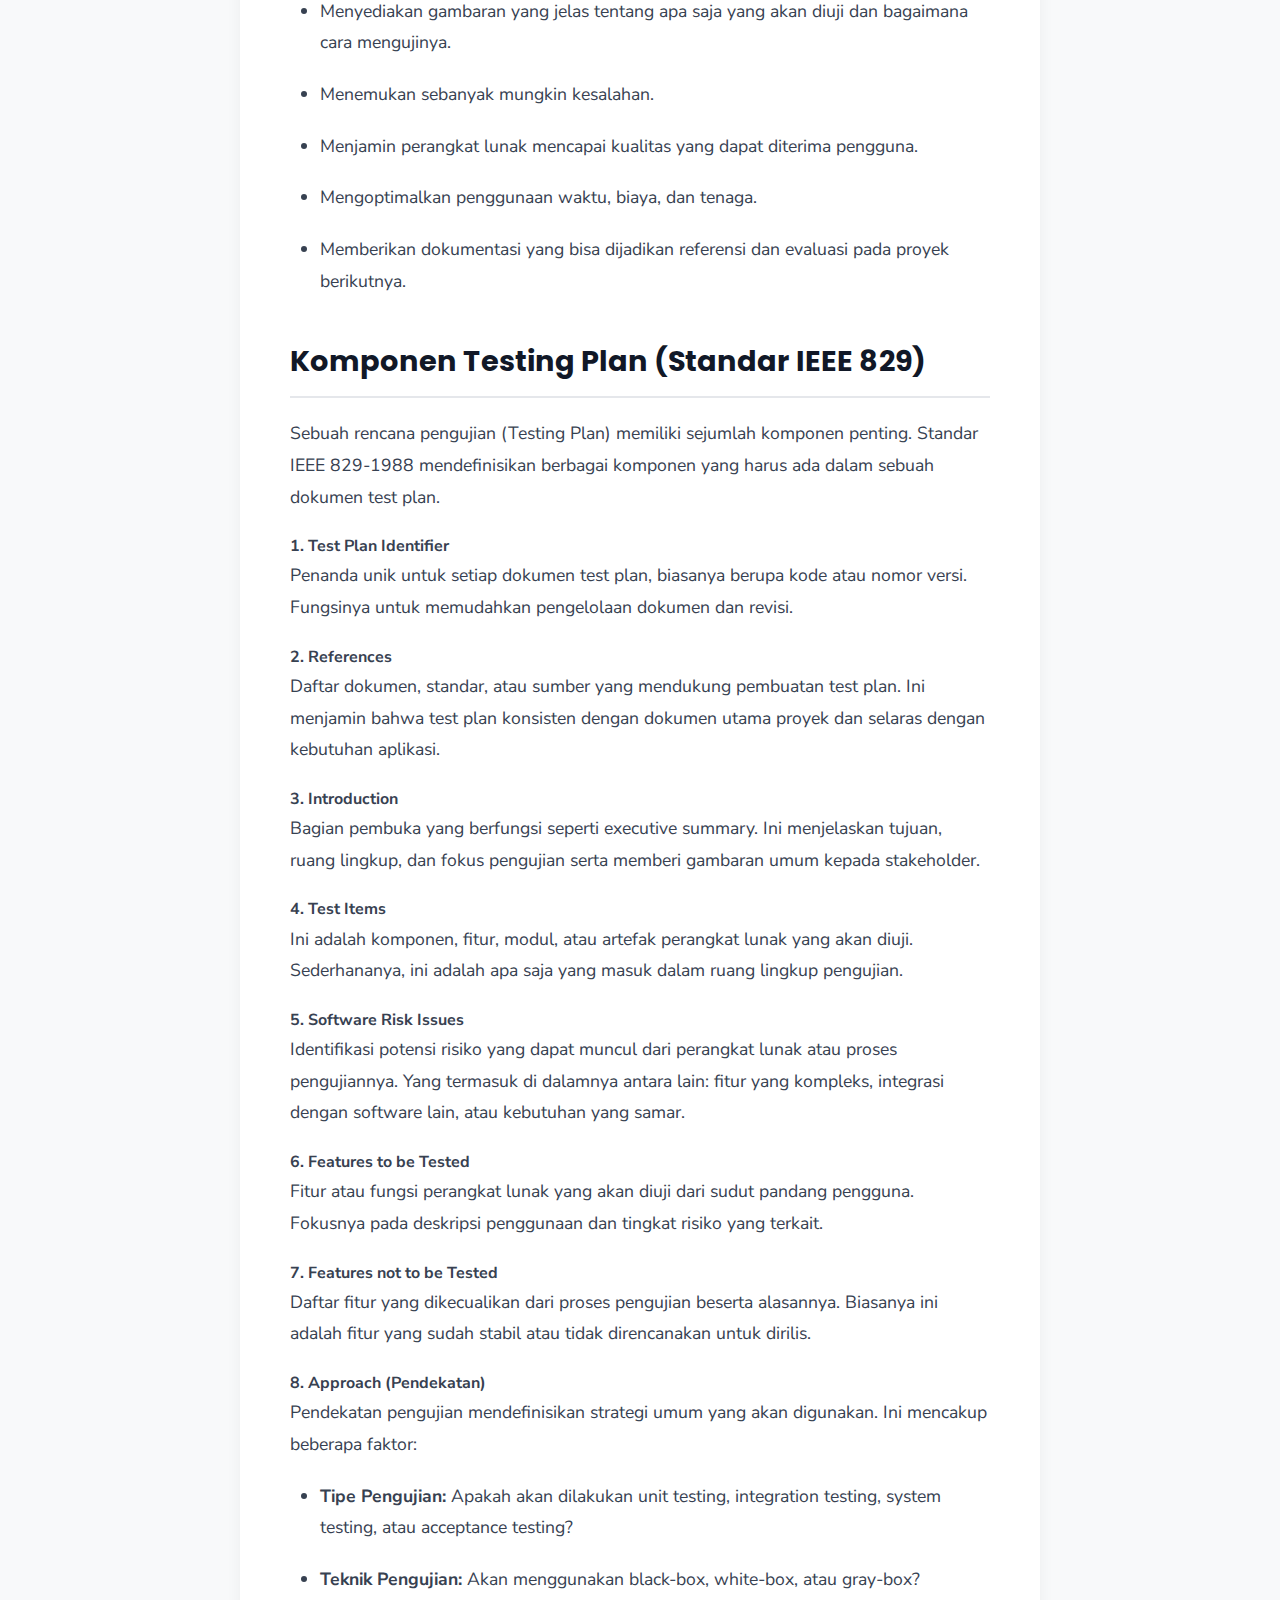
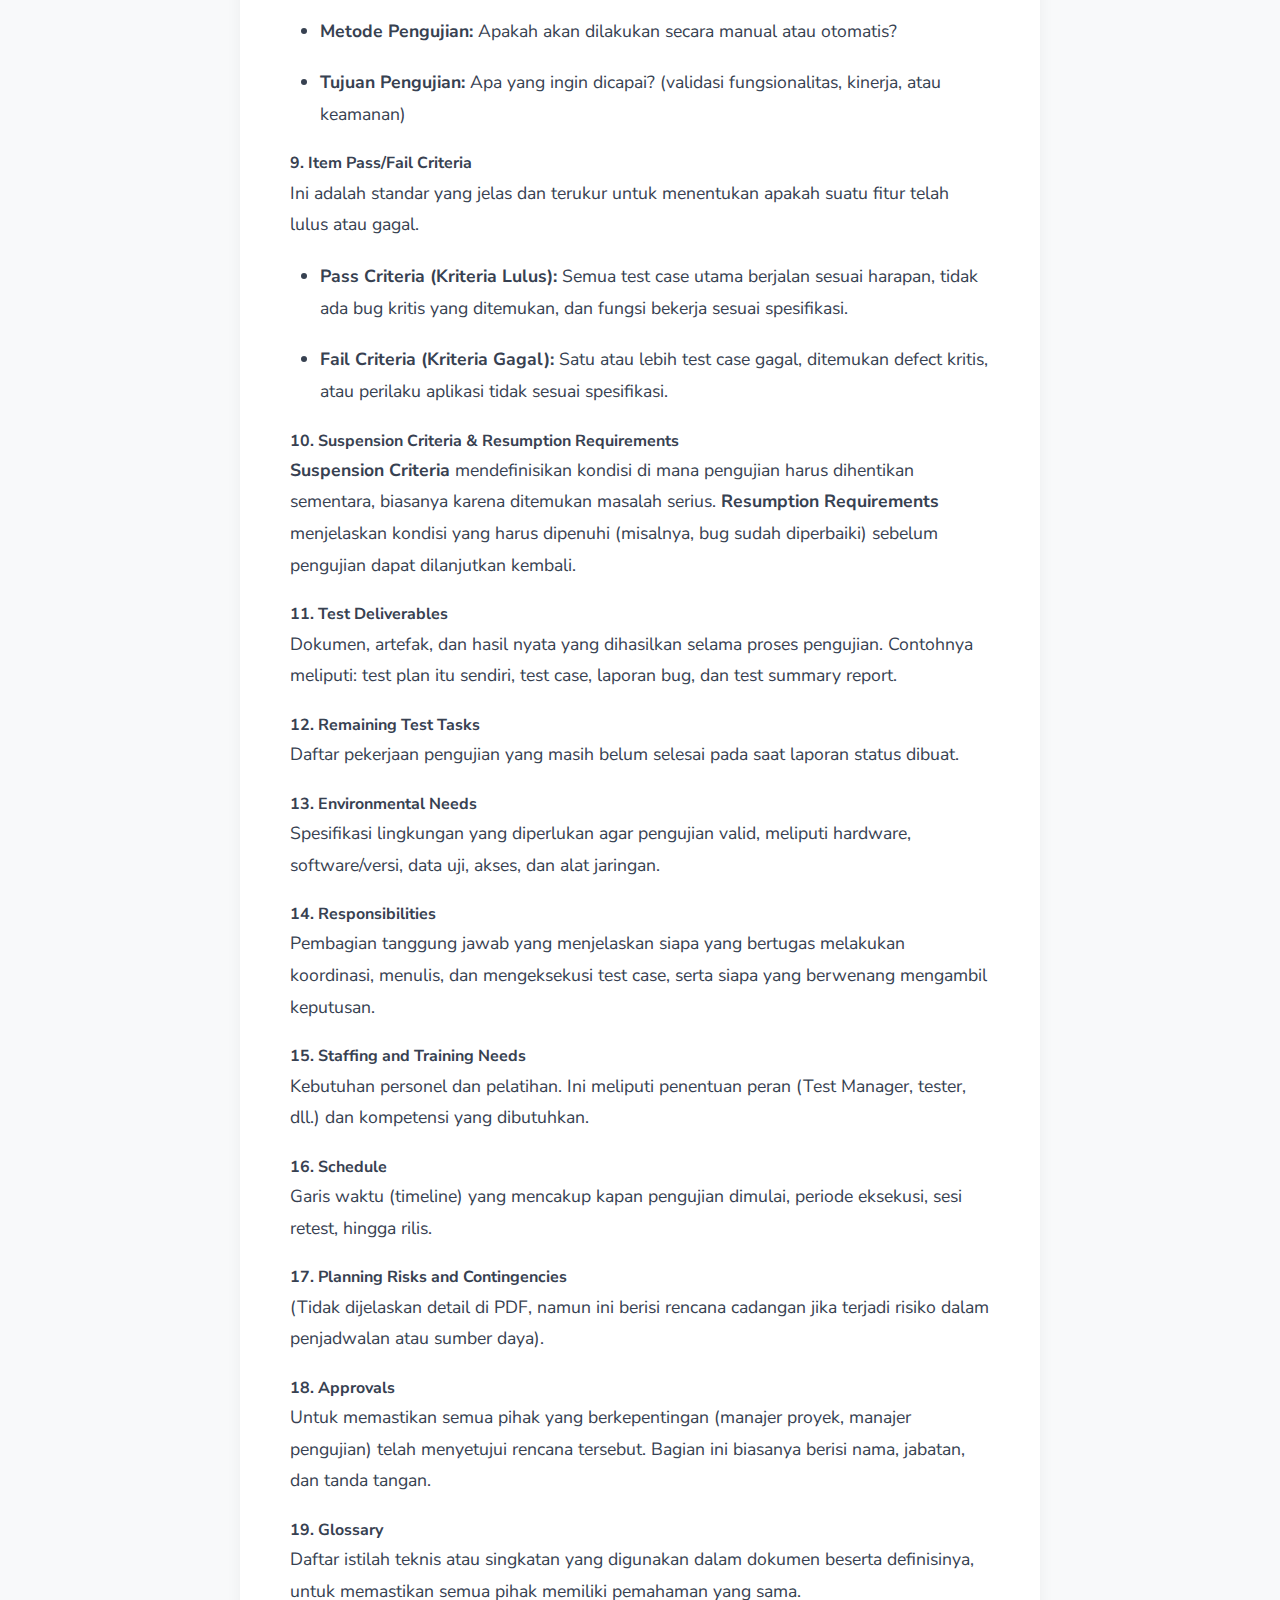
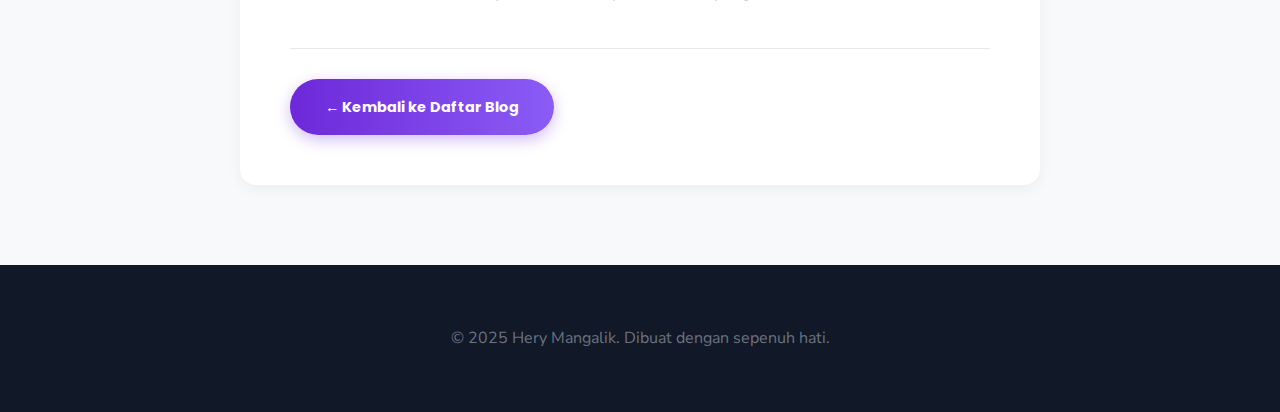
<file: artikel-3.html>
<!DOCTYPE html>
<html lang="id">
<head>
    <meta charset="UTF-8">
    <meta name="viewport" content="width=device-width, initial-scale=1.0">
    <title>Panduan Lengkap Membuat Testing Plan (IEEE 829) - Blog UI/UX</title>
    <link rel="preconnect" href="https://fonts.googleapis.com">
    <link rel="preconnect" href="https://fonts.gstatic.com" crossorigin>
    <link href="https://fonts.googleapis.com/css2?family=Poppins:wght@300;400;600;700;800&family=Nunito+Sans:wght@400;700&display=swap" rel="stylesheet">
    
    <link rel="stylesheet" href="style.css">
</head>
<body>

    <header class="main-header">
        <div class="container">
            <a href="index.html" class="logo">HM</a>
            <nav class="main-nav">
                <ul>
                    <li><a href="index.html">Home</a></li>
                    <li><a href="blog.html">Blog</a></li>
                    <li><a href="index.html#portfolio">Portfolio</a></li>
                </ul>
            </nav>
        </div>
    </header>

    <main>
        <section class="blog-header" style="padding: 180px 0 60px 0;">
            <div class="container">
                <p class="meta" style="color: var(--color-primary); font-family: var(--font-heading); font-weight: 600;">KATEGORI: MANAJEMEN TESTING</p>
                <h1 style="font-size: 3rem;">Panduan Lengkap Membuat Testing Plan (IEEE 829)</h1>
            </div>
        </section>

        <section class="article-full">
            <div class="article-full-content">
                
                <img src="image copy 2.png" alt="Header Artikel" class="header-image">
                <p class="meta">Dipublikasikan pada 26 Oktober 2025</p>

                <h3>Apa Itu Testing Plan?</h3>
                <p>
                    <strong>Testing Plan (Rencana Pengujian)</strong> adalah dokumen panduan yang menjelaskan bagaimana proses pengujian perangkat lunak akan dilakukan. Dokumen ini berfungsi sebagai acuan resmi bagi tim penguji agar kegiatan pengujian lebih terarah dan konsisten.
                </p>
                <p>
                    Di dalamnya memuat ruang lingkup pengujian, strategi/metodologi yang dipakai, sumber daya (tim, alat, data uji), serta jadwal pelaksanaan.
                </p>

                <h3>Tujuan Testing Plan</h3>
                <p>
                    Tujuan utama dari testing plan adalah untuk:
                </p>
                <ul>
                    <li>Menyediakan gambaran yang jelas tentang apa saja yang akan diuji dan bagaimana cara mengujinya.</li>
                    <li>Menemukan sebanyak mungkin kesalahan.</li>
                    <li>Menjamin perangkat lunak mencapai kualitas yang dapat diterima pengguna.</li>
                    <li>Mengoptimalkan penggunaan waktu, biaya, dan tenaga.</li>
                    <li>Memberikan dokumentasi yang bisa dijadikan referensi dan evaluasi pada proyek berikutnya.</li>
                </ul>

                <h3>Komponen Testing Plan (Standar IEEE 829)</h3>
                <p>
                    Sebuah rencana pengujian (Testing Plan) memiliki sejumlah komponen penting. Standar IEEE 829-1988 mendefinisikan berbagai komponen yang harus ada dalam sebuah dokumen test plan.
                </p>

                <h4>1. Test Plan Identifier</h4>
                <p>Penanda unik untuk setiap dokumen test plan, biasanya berupa kode atau nomor versi. Fungsinya untuk memudahkan pengelolaan dokumen dan revisi.</p>

                <h4>2. References</h4>
                <p>Daftar dokumen, standar, atau sumber yang mendukung pembuatan test plan. Ini menjamin bahwa test plan konsisten dengan dokumen utama proyek dan selaras dengan kebutuhan aplikasi.</p>

                <h4>3. Introduction</h4>
                <p>Bagian pembuka yang berfungsi seperti executive summary. Ini menjelaskan tujuan, ruang lingkup, dan fokus pengujian serta memberi gambaran umum kepada stakeholder.</p>

                <h4>4. Test Items</h4>
                <p>Ini adalah komponen, fitur, modul, atau artefak perangkat lunak yang akan diuji. Sederhananya, ini adalah apa saja yang masuk dalam ruang lingkup pengujian.</p>

                <h4>5. Software Risk Issues</h4>
                <p>Identifikasi potensi risiko yang dapat muncul dari perangkat lunak atau proses pengujiannya. Yang termasuk di dalamnya antara lain: fitur yang kompleks, integrasi dengan software lain, atau kebutuhan yang samar.</p>

                <h4>6. Features to be Tested</h4>
                <p>Fitur atau fungsi perangkat lunak yang akan diuji dari sudut pandang pengguna. Fokusnya pada deskripsi penggunaan dan tingkat risiko yang terkait.</p>

                <h4>7. Features not to be Tested</h4>
                <p>Daftar fitur yang dikecualikan dari proses pengujian beserta alasannya. Biasanya ini adalah fitur yang sudah stabil atau tidak direncanakan untuk dirilis.</p>

                <h4>8. Approach (Pendekatan)</h4>
                <p>Pendekatan pengujian mendefinisikan strategi umum yang akan digunakan. Ini mencakup beberapa faktor:</p>
                <ul>
                    <li><strong>Tipe Pengujian:</strong> Apakah akan dilakukan unit testing, integration testing, system testing, atau acceptance testing?</li>
                    <li><strong>Teknik Pengujian:</strong> Akan menggunakan black-box, white-box, atau gray-box?</li>
                    <li><strong>Metode Pengujian:</strong> Apakah akan dilakukan secara manual atau otomatis?</li>
                    <li><strong>Tujuan Pengujian:</strong> Apa yang ingin dicapai? (validasi fungsionalitas, kinerja, atau keamanan)</li>
                </ul>

                <h4>9. Item Pass/Fail Criteria</h4>
                <p>Ini adalah standar yang jelas dan terukur untuk menentukan apakah suatu fitur telah lulus atau gagal.</p>
                <ul>
                    <li><strong>Pass Criteria (Kriteria Lulus):</strong> Semua test case utama berjalan sesuai harapan, tidak ada bug kritis yang ditemukan, dan fungsi bekerja sesuai spesifikasi.</li>
                    <li><strong>Fail Criteria (Kriteria Gagal):</strong> Satu atau lebih test case gagal, ditemukan defect kritis, atau perilaku aplikasi tidak sesuai spesifikasi.</li>
                </ul>

                <h4>10. Suspension Criteria & Resumption Requirements</h4>
                <p><strong>Suspension Criteria</strong> mendefinisikan kondisi di mana pengujian harus dihentikan sementara, biasanya karena ditemukan masalah serius. <strong>Resumption Requirements</strong> menjelaskan kondisi yang harus dipenuhi (misalnya, bug sudah diperbaiki) sebelum pengujian dapat dilanjutkan kembali.</p>

                <h4>11. Test Deliverables</h4>
                <p>Dokumen, artefak, dan hasil nyata yang dihasilkan selama proses pengujian. Contohnya meliputi: test plan itu sendiri, test case, laporan bug, dan test summary report.</p>

                <h4>12. Remaining Test Tasks</h4>
                <p>Daftar pekerjaan pengujian yang masih belum selesai pada saat laporan status dibuat.</p>

                <h4>13. Environmental Needs</h4>
                <p>Spesifikasi lingkungan yang diperlukan agar pengujian valid, meliputi hardware, software/versi, data uji, akses, dan alat jaringan.</p>

                <h4>14. Responsibilities</h4>
                <p>Pembagian tanggung jawab yang menjelaskan siapa yang bertugas melakukan koordinasi, menulis, dan mengeksekusi test case, serta siapa yang berwenang mengambil keputusan.</p>

                <h4>15. Staffing and Training Needs</h4>
                <p>Kebutuhan personel dan pelatihan. Ini meliputi penentuan peran (Test Manager, tester, dll.) dan kompetensi yang dibutuhkan.</p>

                <h4>16. Schedule</h4>
                <p>Garis waktu (timeline) yang mencakup kapan pengujian dimulai, periode eksekusi, sesi retest, hingga rilis.</p>
                
                <h4>17. Planning Risks and Contingencies</h4>
                <p>(Tidak dijelaskan detail di PDF, namun ini berisi rencana cadangan jika terjadi risiko dalam penjadwalan atau sumber daya).</p>

                <h4>18. Approvals</h4>
                <p>Untuk memastikan semua pihak yang berkepentingan (manajer proyek, manajer pengujian) telah menyetujui rencana tersebut. Bagian ini biasanya berisi nama, jabatan, dan tanda tangan.</p>

                <h4>19. Glossary</h4>
                <p>Daftar istilah teknis atau singkatan yang digunakan dalam dokumen beserta definisinya, untuk memastikan semua pihak memiliki pemahaman yang sama.</p>
                

                <hr style="margin-top: 40px; border: 0; border-top: 1px solid var(--color-border);">
                <a href="blog.html" class="btn-primary" style="margin-top: 30px; font-size: 0.9rem;">&larr; Kembali ke Daftar Blog</a>
            </div>
        </section>
    </main>

    <footer class="main-footer">
        <p>&copy; 2025 Hery Mangalik. Dibuat dengan sepenuh hati.</p>
    </footer>

</body>
</html>
</file>
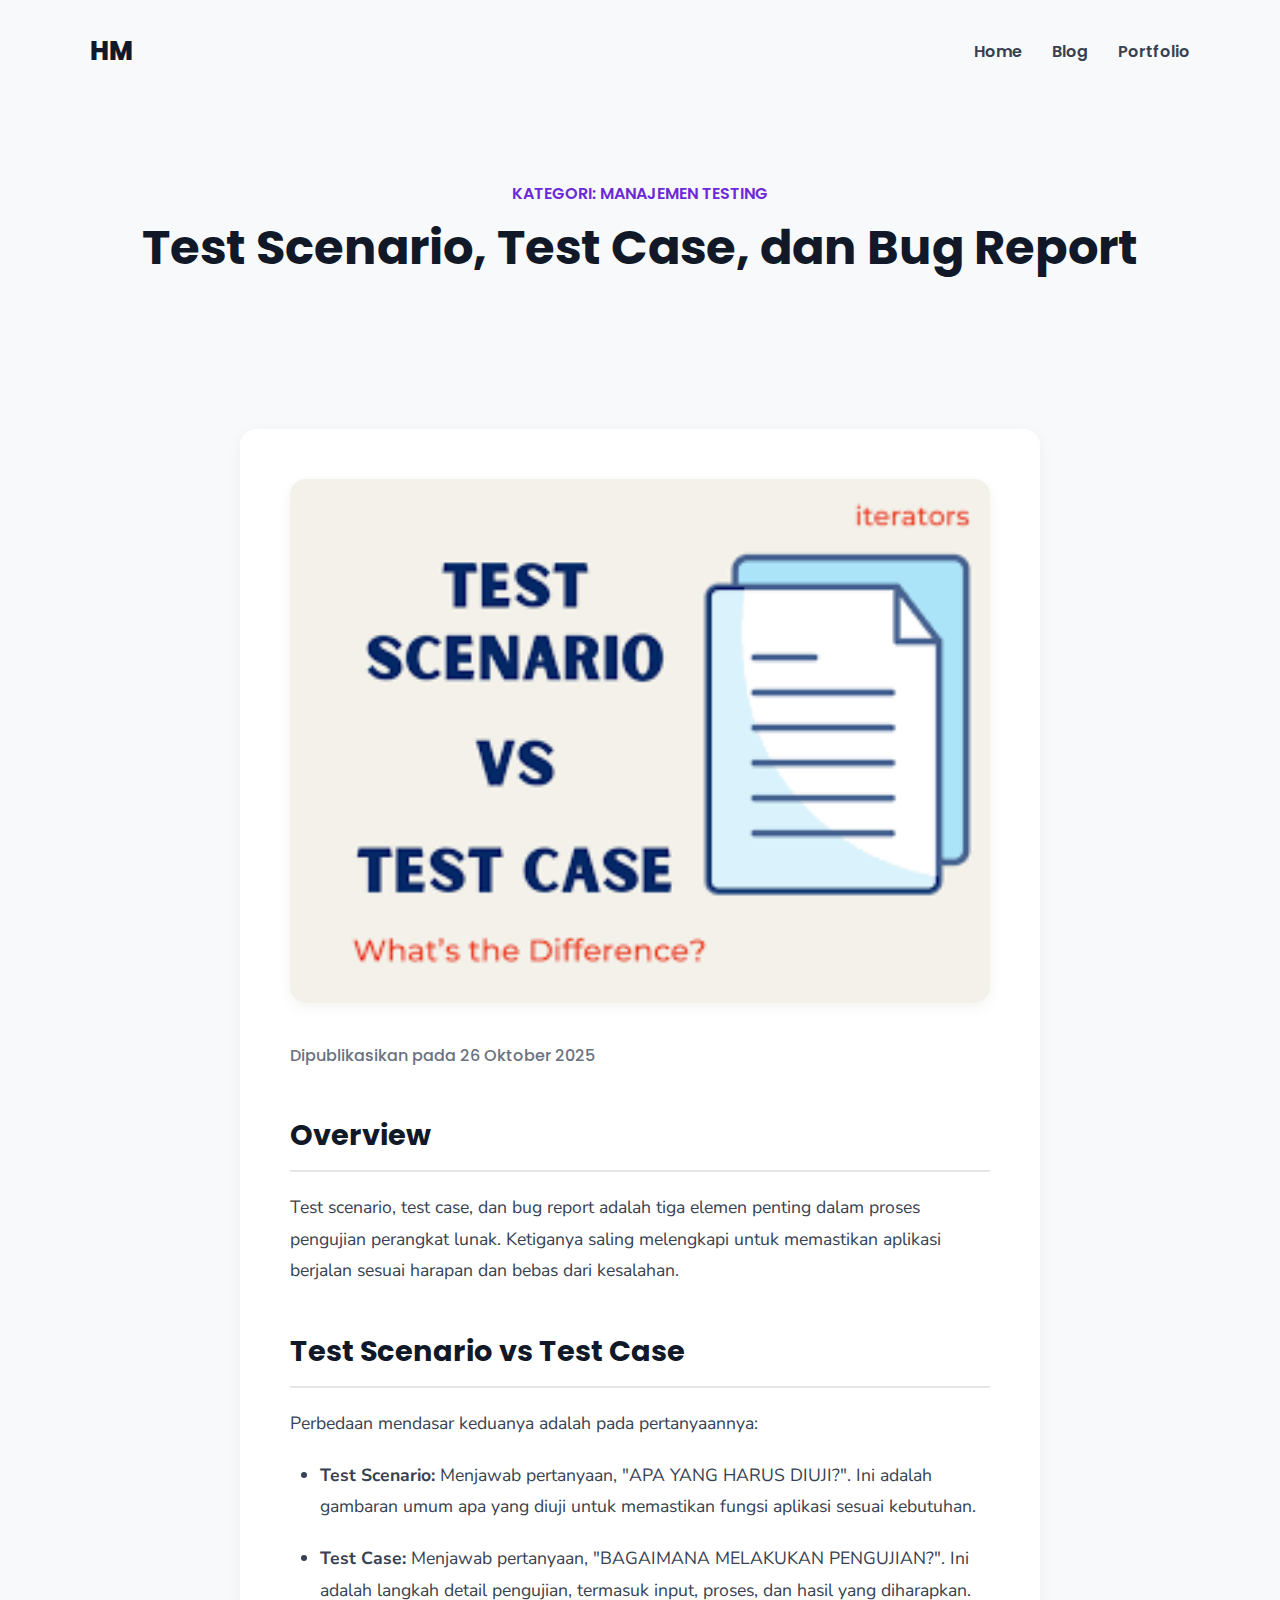
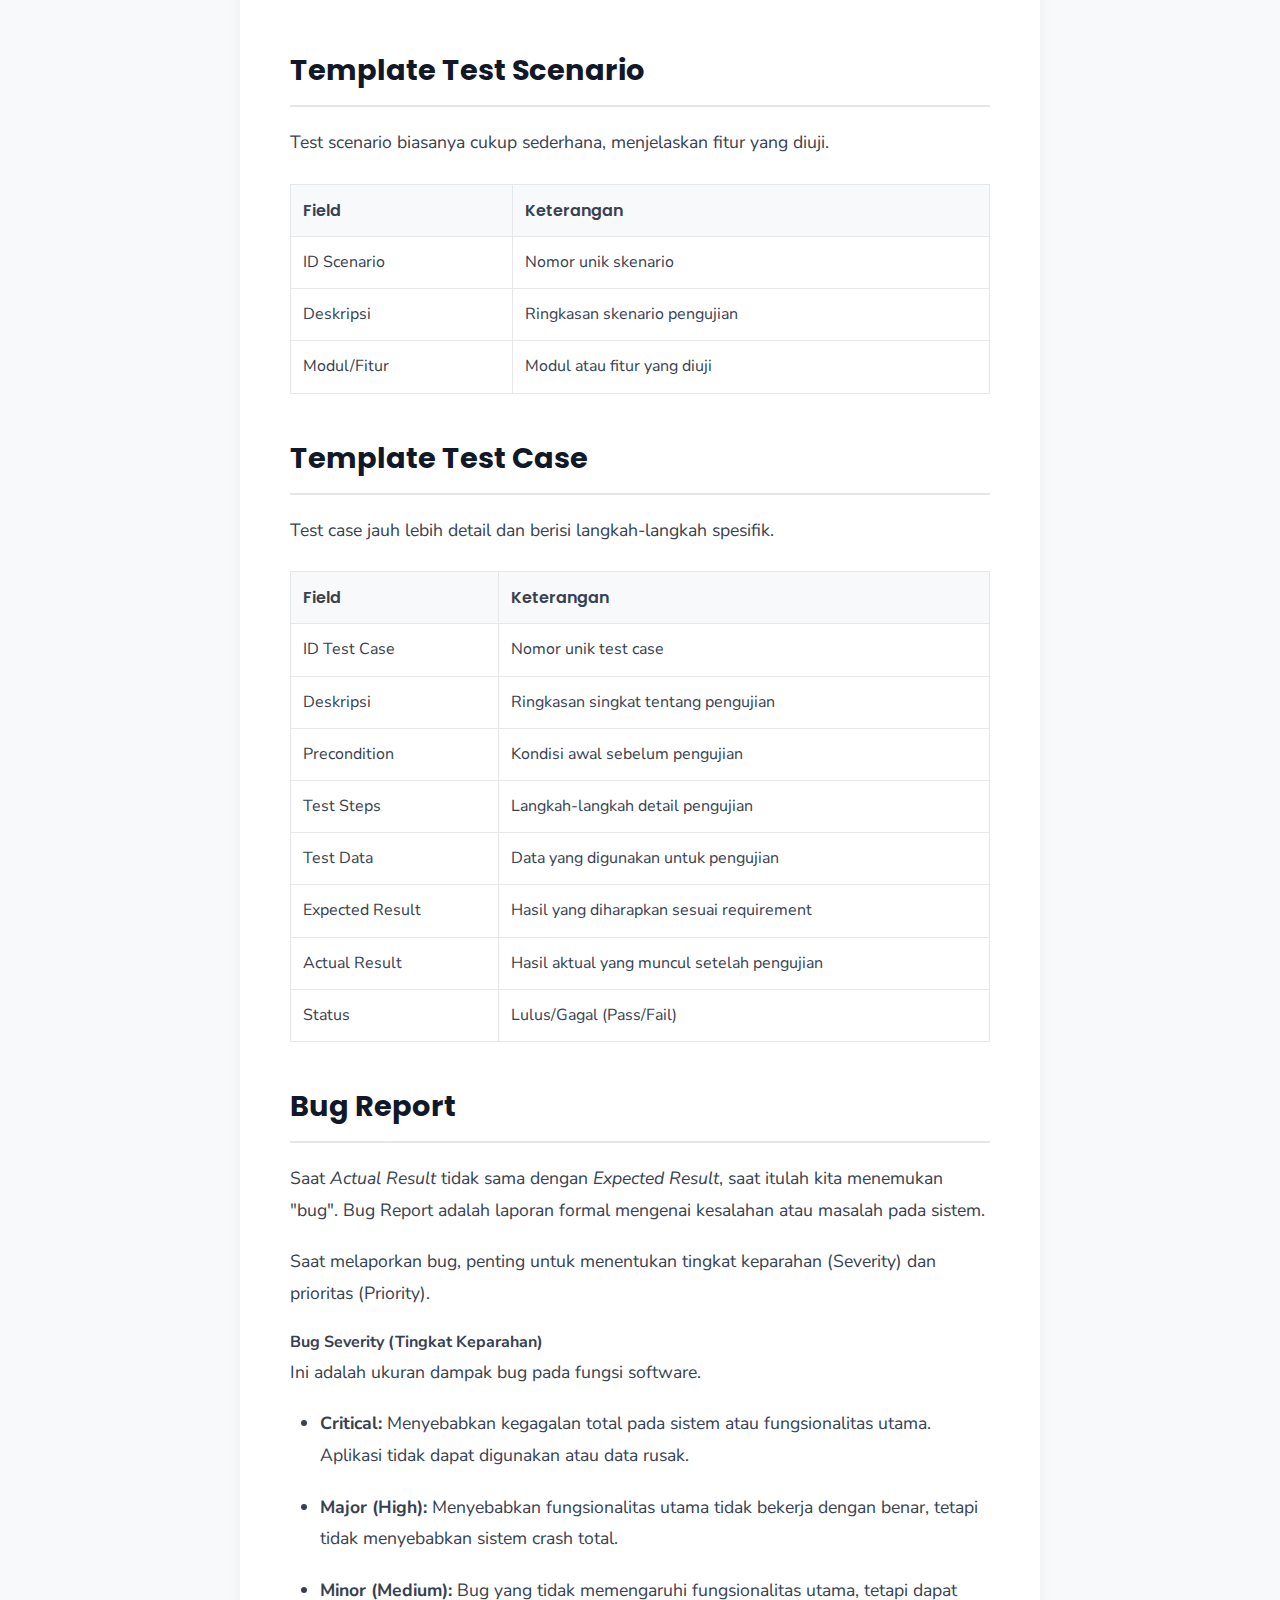
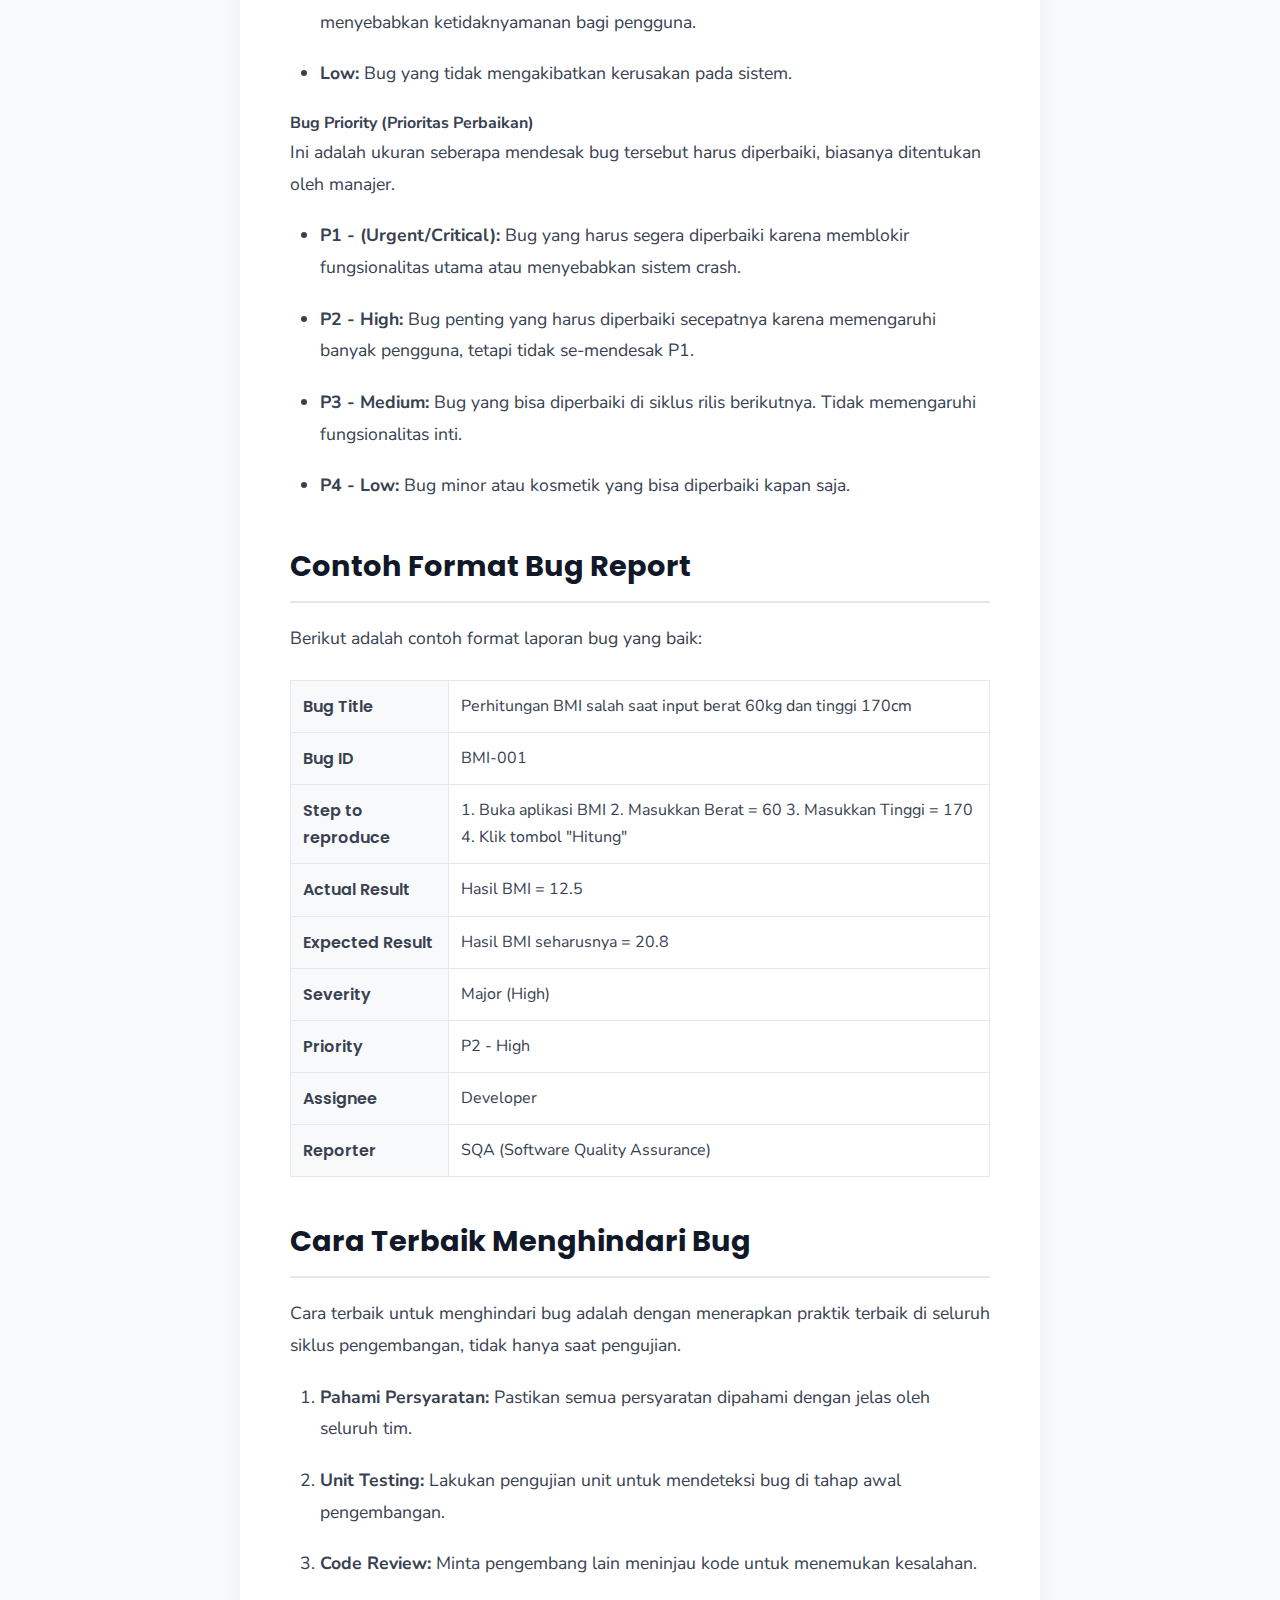
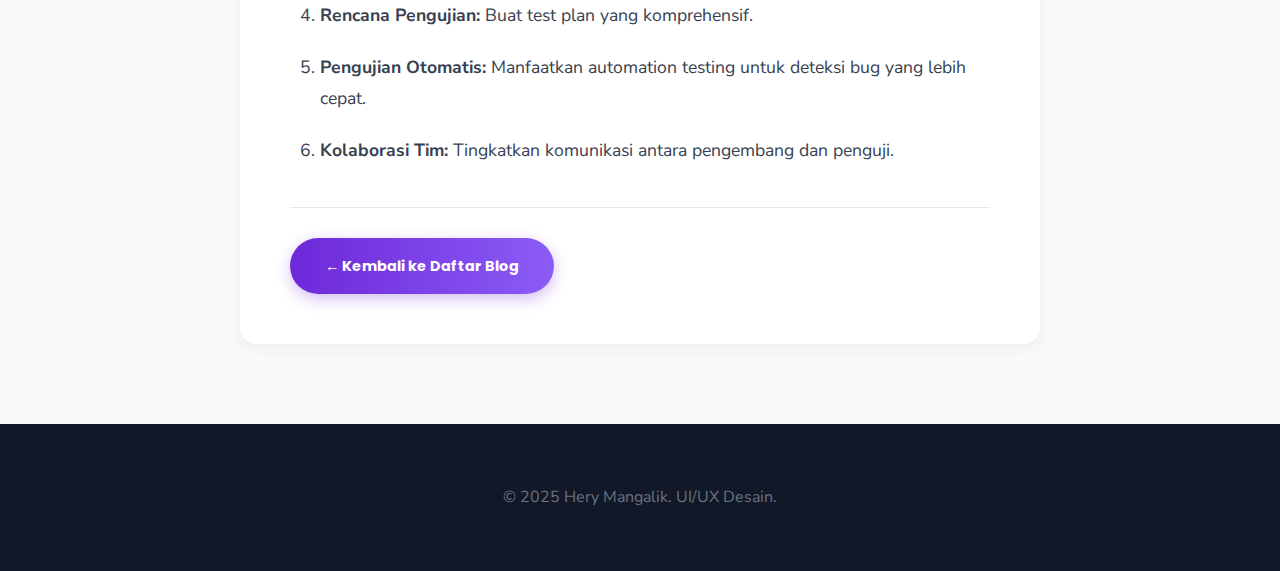
<file: artikel-4.html>
<!DOCTYPE html>
<html lang="id">
<head>
    <meta charset="UTF-8">
    <meta name="viewport" content="width=device-width, initial-scale=1.0">
    <title>Test Scenario, Test Case, dan Bug Report - Blog UI/UX</title>
    <link rel="preconnect" href="https://fonts.googleapis.com">
    <link rel="preconnect" href="https://fonts.gstatic.com" crossorigin>
    <link href="https://fonts.googleapis.com/css2?family=Poppins:wght@300;400;600;700;800&family=Nunito+Sans:wght@400;700&display=swap" rel="stylesheet">
    
    <link rel="stylesheet" href="style.css">
</head>
<body>

    <header class="main-header">
        <div class="container">
            <a href="index.html" class="logo">HM</a>
            <nav class="main-nav">
                <ul>
                    <li><a href="index.html">Home</a></li>
                    <li><a href="blog.html">Blog</a></li>
                    <li><a href="index.html#portfolio">Portfolio</a></li>
                </ul>
            </nav>
        </div>
    </header>

    <main>
        <section class="blog-header" style="padding: 180px 0 60px 0;">
            <div class="container">
                <p class="meta" style="color: var(--color-primary); font-family: var(--font-heading); font-weight: 600;">KATEGORI: MANAJEMEN TESTING</p>
                <h1 style="font-size: 3rem;">Test Scenario, Test Case, dan Bug Report</h1>
            </div>
        </section>

        <section class="article-full">
            <div class="article-full-content">
                
                <img src="image copy 3.png" alt="Header Artikel" class="header-image">
                <p class="meta">Dipublikasikan pada 26 Oktober 2025</p>

                <h3>Overview</h3>
                <p>
                    Test scenario, test case, dan bug report adalah tiga elemen penting dalam proses pengujian perangkat lunak. Ketiganya saling melengkapi untuk memastikan aplikasi berjalan sesuai harapan dan bebas dari kesalahan.
                </p>

                <h3>Test Scenario vs Test Case</h3>
                <p>Perbedaan mendasar keduanya adalah pada pertanyaannya:</p>
                <ul>
                    <li><strong>Test Scenario:</strong> Menjawab pertanyaan, "APA YANG HARUS DIUJI?". Ini adalah gambaran umum apa yang diuji untuk memastikan fungsi aplikasi sesuai kebutuhan.</li>
                    <li><strong>Test Case:</strong> Menjawab pertanyaan, "BAGAIMANA MELAKUKAN PENGUJIAN?". Ini adalah langkah detail pengujian, termasuk input, proses, dan hasil yang diharapkan.</li>
                </ul>

                <h3>Template Test Scenario</h3>
                <p>Test scenario biasanya cukup sederhana, menjelaskan fitur yang diuji.</p>
                <table>
                    <thead>
                        <tr>
                            <th>Field</th>
                            <th>Keterangan</th>
                        </tr>
                    </thead>
                    <tbody>
                        <tr>
                            <td>ID Scenario</td>
                            <td>Nomor unik skenario</td>
                        </tr>
                        <tr>
                            <td>Deskripsi</td>
                            <td>Ringkasan skenario pengujian</td>
                        </tr>
                        <tr>
                            <td>Modul/Fitur</td>
                            <td>Modul atau fitur yang diuji</td>
                        </tr>
                    </tbody>
                </table>

                <h3>Template Test Case</h3>
                <p>Test case jauh lebih detail dan berisi langkah-langkah spesifik.</p>
                <table>
                    <thead>
                        <tr>
                            <th>Field</th>
                            <th>Keterangan</th>
                        </tr>
                    </thead>
                    <tbody>
                        <tr>
                            <td>ID Test Case</td>
                            <td>Nomor unik test case</td>
                        </tr>
                        <tr>
                            <td>Deskripsi</td>
                            <td>Ringkasan singkat tentang pengujian</td>
                        </tr>
                        <tr>
                            <td>Precondition</td>
                            <td>Kondisi awal sebelum pengujian</td>
                        </tr>
                        <tr>
                            <td>Test Steps</td>
                            <td>Langkah-langkah detail pengujian</td>
                        </tr>
                        <tr>
                            <td>Test Data</td>
                            <td>Data yang digunakan untuk pengujian</td>
                        </tr>
                        <tr>
                            <td>Expected Result</td>
                            <td>Hasil yang diharapkan sesuai requirement</td>
                        </tr>
                        <tr>
                            <td>Actual Result</td>
                            <td>Hasil aktual yang muncul setelah pengujian</td>
                        </tr>
                        <tr>
                            <td>Status</td>
                            <td>Lulus/Gagal (Pass/Fail)</td>
                        </tr>
                    </tbody>
                </table>

                <h3>Bug Report</h3>
                <p>
                    Saat <em>Actual Result</em> tidak sama dengan <em>Expected Result</em>, saat itulah kita menemukan "bug". Bug Report adalah laporan formal mengenai kesalahan atau masalah pada sistem.
                </p>
                <p>
                    Saat melaporkan bug, penting untuk menentukan tingkat keparahan (Severity) dan prioritas (Priority).
                </p>

                <h4>Bug Severity (Tingkat Keparahan)</h4>
                <p>Ini adalah ukuran dampak bug pada fungsi software.</p>
                <ul>
                    <li><strong>Critical:</strong> Menyebabkan kegagalan total pada sistem atau fungsionalitas utama. Aplikasi tidak dapat digunakan atau data rusak.</li>
                    <li><strong>Major (High):</strong> Menyebabkan fungsionalitas utama tidak bekerja dengan benar, tetapi tidak menyebabkan sistem crash total.</li>
                    <li><strong>Minor (Medium):</strong> Bug yang tidak memengaruhi fungsionalitas utama, tetapi dapat menyebabkan ketidaknyamanan bagi pengguna.</li>
                    <li><strong>Low:</strong> Bug yang tidak mengakibatkan kerusakan pada sistem.</li>
                </ul>

                <h4>Bug Priority (Prioritas Perbaikan)</h4>
                <p>Ini adalah ukuran seberapa mendesak bug tersebut harus diperbaiki, biasanya ditentukan oleh manajer.</p>
                <ul>
                    <li><strong>P1 - (Urgent/Critical):</strong> Bug yang harus segera diperbaiki karena memblokir fungsionalitas utama atau menyebabkan sistem crash.</li>
                    <li><strong>P2 - High:</strong> Bug penting yang harus diperbaiki secepatnya karena memengaruhi banyak pengguna, tetapi tidak se-mendesak P1.</li>
                    <li><strong>P3 - Medium:</strong> Bug yang bisa diperbaiki di siklus rilis berikutnya. Tidak memengaruhi fungsionalitas inti.</li>
                    <li><strong>P4 - Low:</strong> Bug minor atau kosmetik yang bisa diperbaiki kapan saja.</li>
                </ul>

                <h3>Contoh Format Bug Report</h3>
                <p>Berikut adalah contoh format laporan bug yang baik:</p>
                <table>
                    <tbody>
                        <tr>
                            <th>Bug Title</th>
                            <td>Perhitungan BMI salah saat input berat 60kg dan tinggi 170cm</td>
                        </tr>
                        <tr>
                            <th>Bug ID</th>
                            <td>BMI-001</td>
                        </tr>
                        <tr>
                            <th>Step to reproduce</th>
                            <td>1. Buka aplikasi BMI 2. Masukkan Berat = 60 3. Masukkan Tinggi = 170 4. Klik tombol "Hitung"</td>
                        </tr>
                        <tr>
                            <th>Actual Result</th>
                            <td>Hasil BMI = 12.5</td>
                        </tr>
                        <tr>
                            <th>Expected Result</th>
                            <td>Hasil BMI seharusnya = 20.8</td>
                        </tr>
                        <tr>
                            <th>Severity</th>
                            <td>Major (High)</td>
                        </tr>
                        <tr>
                            <th>Priority</th>
                            <td>P2 - High</td>
                        </tr>
                        <tr>
                            <th>Assignee</th>
                            <td>Developer</td>
                        </tr>
                        <tr>
                            <th>Reporter</th>
                            <td>SQA (Software Quality Assurance)</td>
                        </tr>
                    </tbody>
                </table>

                <h3>Cara Terbaik Menghindari Bug</h3>
                <p>
                    Cara terbaik untuk menghindari bug adalah dengan menerapkan praktik terbaik di seluruh siklus pengembangan, tidak hanya saat pengujian.
                </p>
                <ol>
                    <li><strong>Pahami Persyaratan:</strong> Pastikan semua persyaratan dipahami dengan jelas oleh seluruh tim.</li>
                    <li><strong>Unit Testing:</strong> Lakukan pengujian unit untuk mendeteksi bug di tahap awal pengembangan.</li>
                    <li><strong>Code Review:</strong> Minta pengembang lain meninjau kode untuk menemukan kesalahan.</li>
                    <li><strong>Rencana Pengujian:</strong> Buat test plan yang komprehensif.</li>
                    <li><strong>Pengujian Otomatis:</strong> Manfaatkan automation testing untuk deteksi bug yang lebih cepat.</li>
                    <li><strong>Kolaborasi Tim:</strong> Tingkatkan komunikasi antara pengembang dan penguji.</li>
                </ol>
                

                <hr style="margin-top: 40px; border: 0; border-top: 1px solid var(--color-border);">
                <a href="blog.html" class="btn-primary" style="margin-top: 30px; font-size: 0.9rem;">&larr; Kembali ke Daftar Blog</a>
            </div>
        </section>
    </main>

    <footer class="main-footer">
        <p>&copy; 2025 Hery Mangalik. UI/UX Desain.</p>
    </footer>

</body>

</html>
</file>
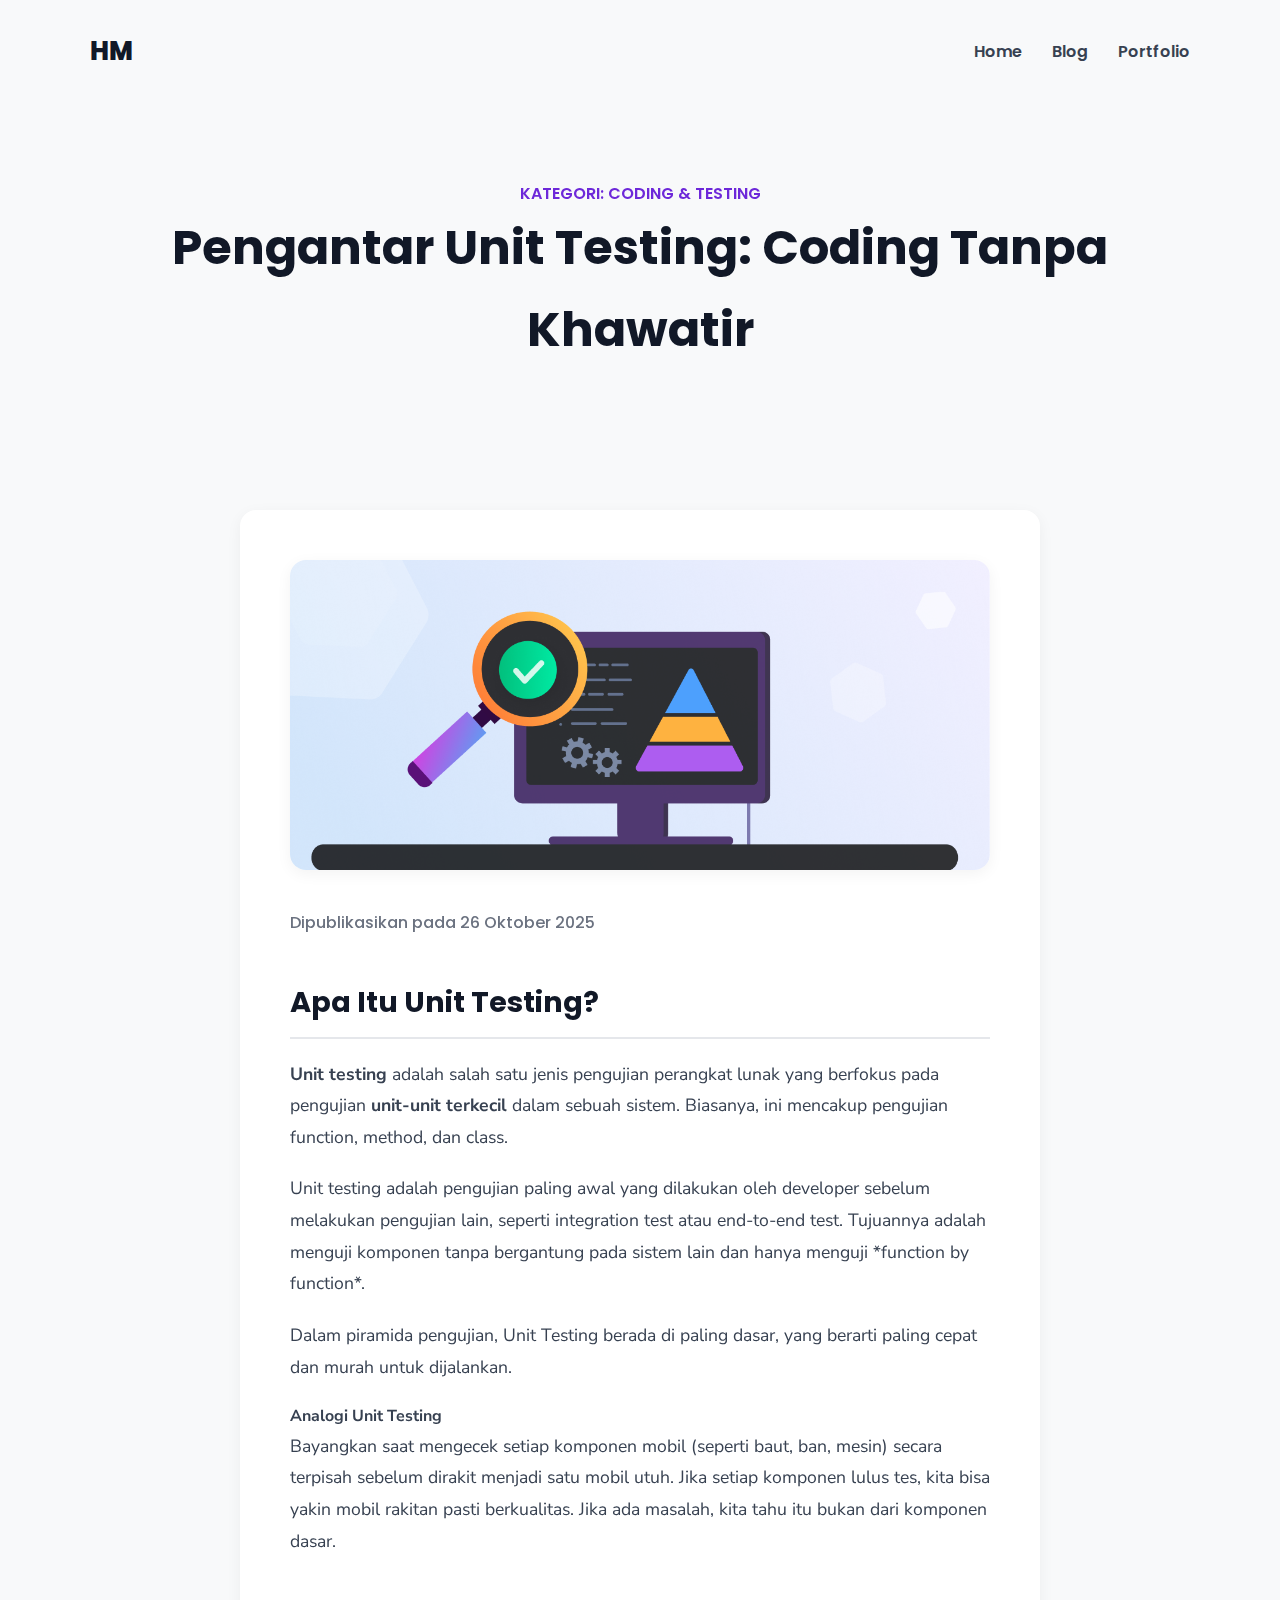
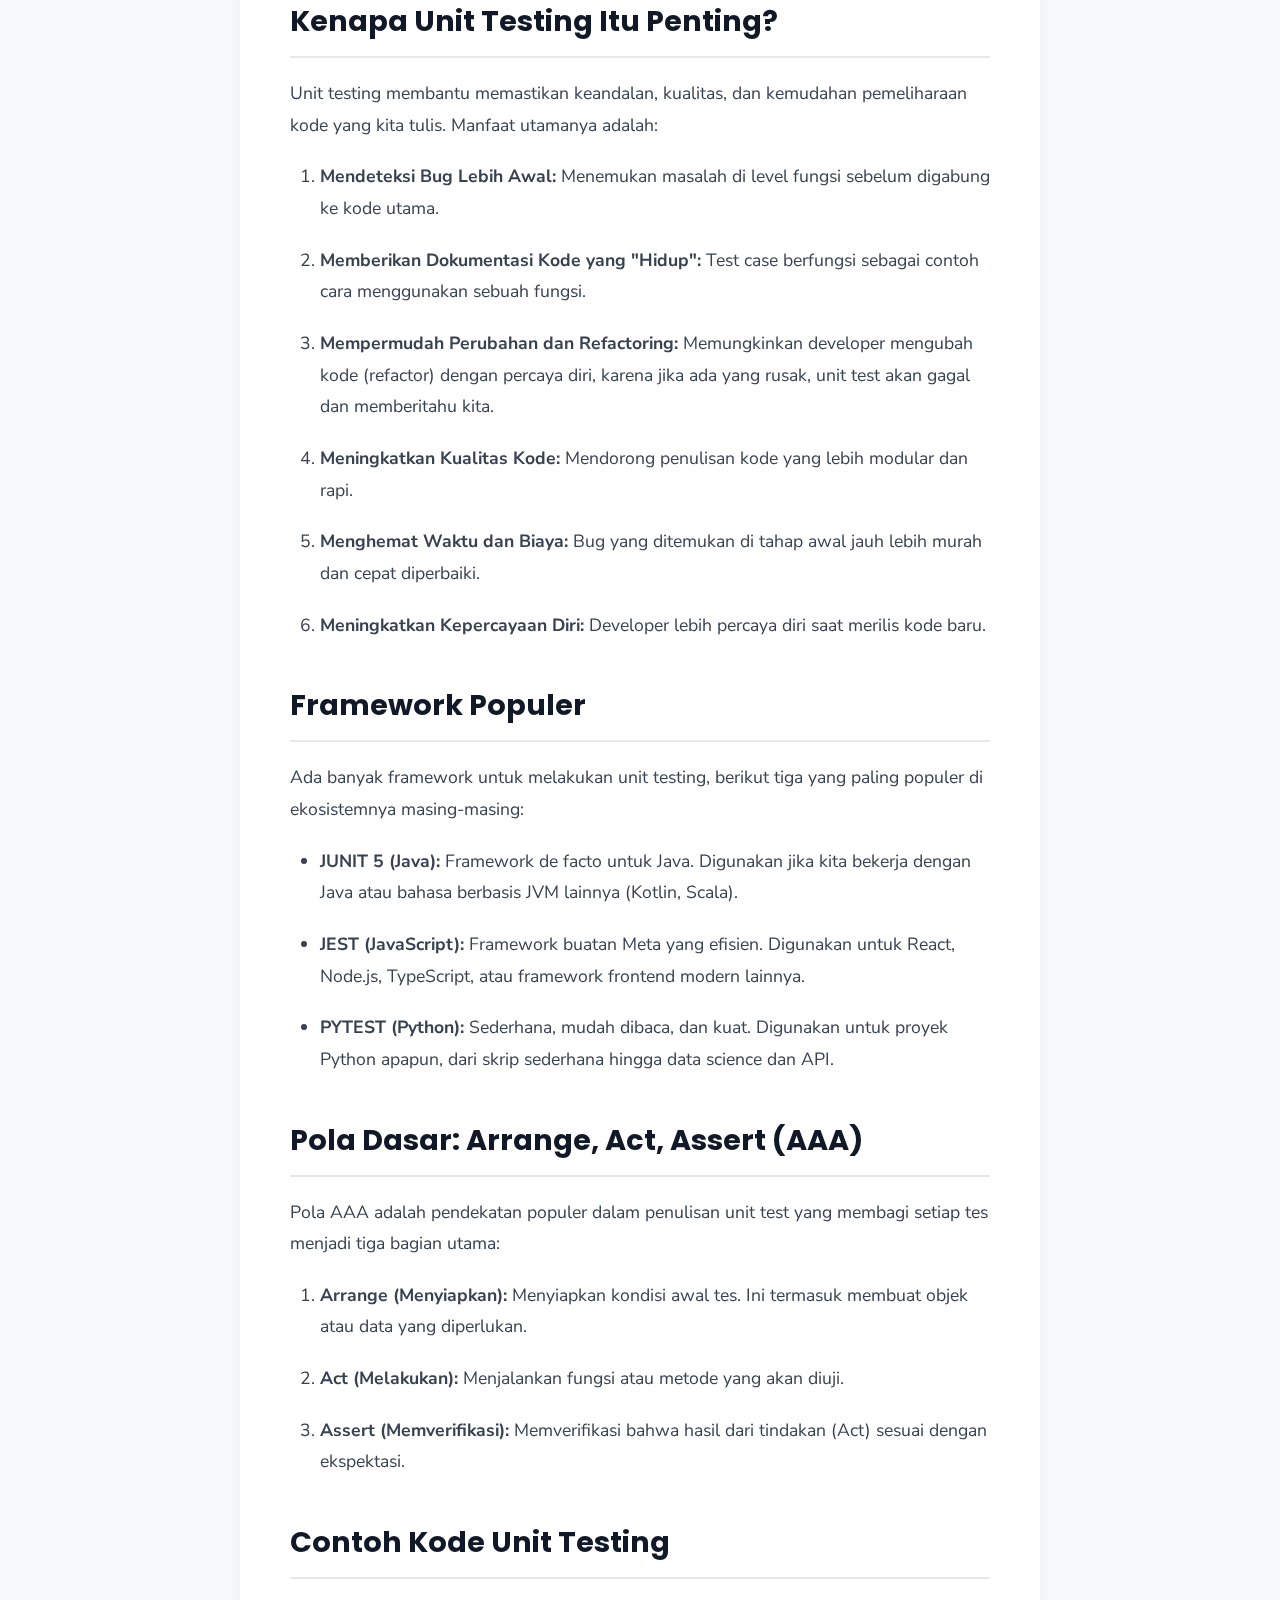
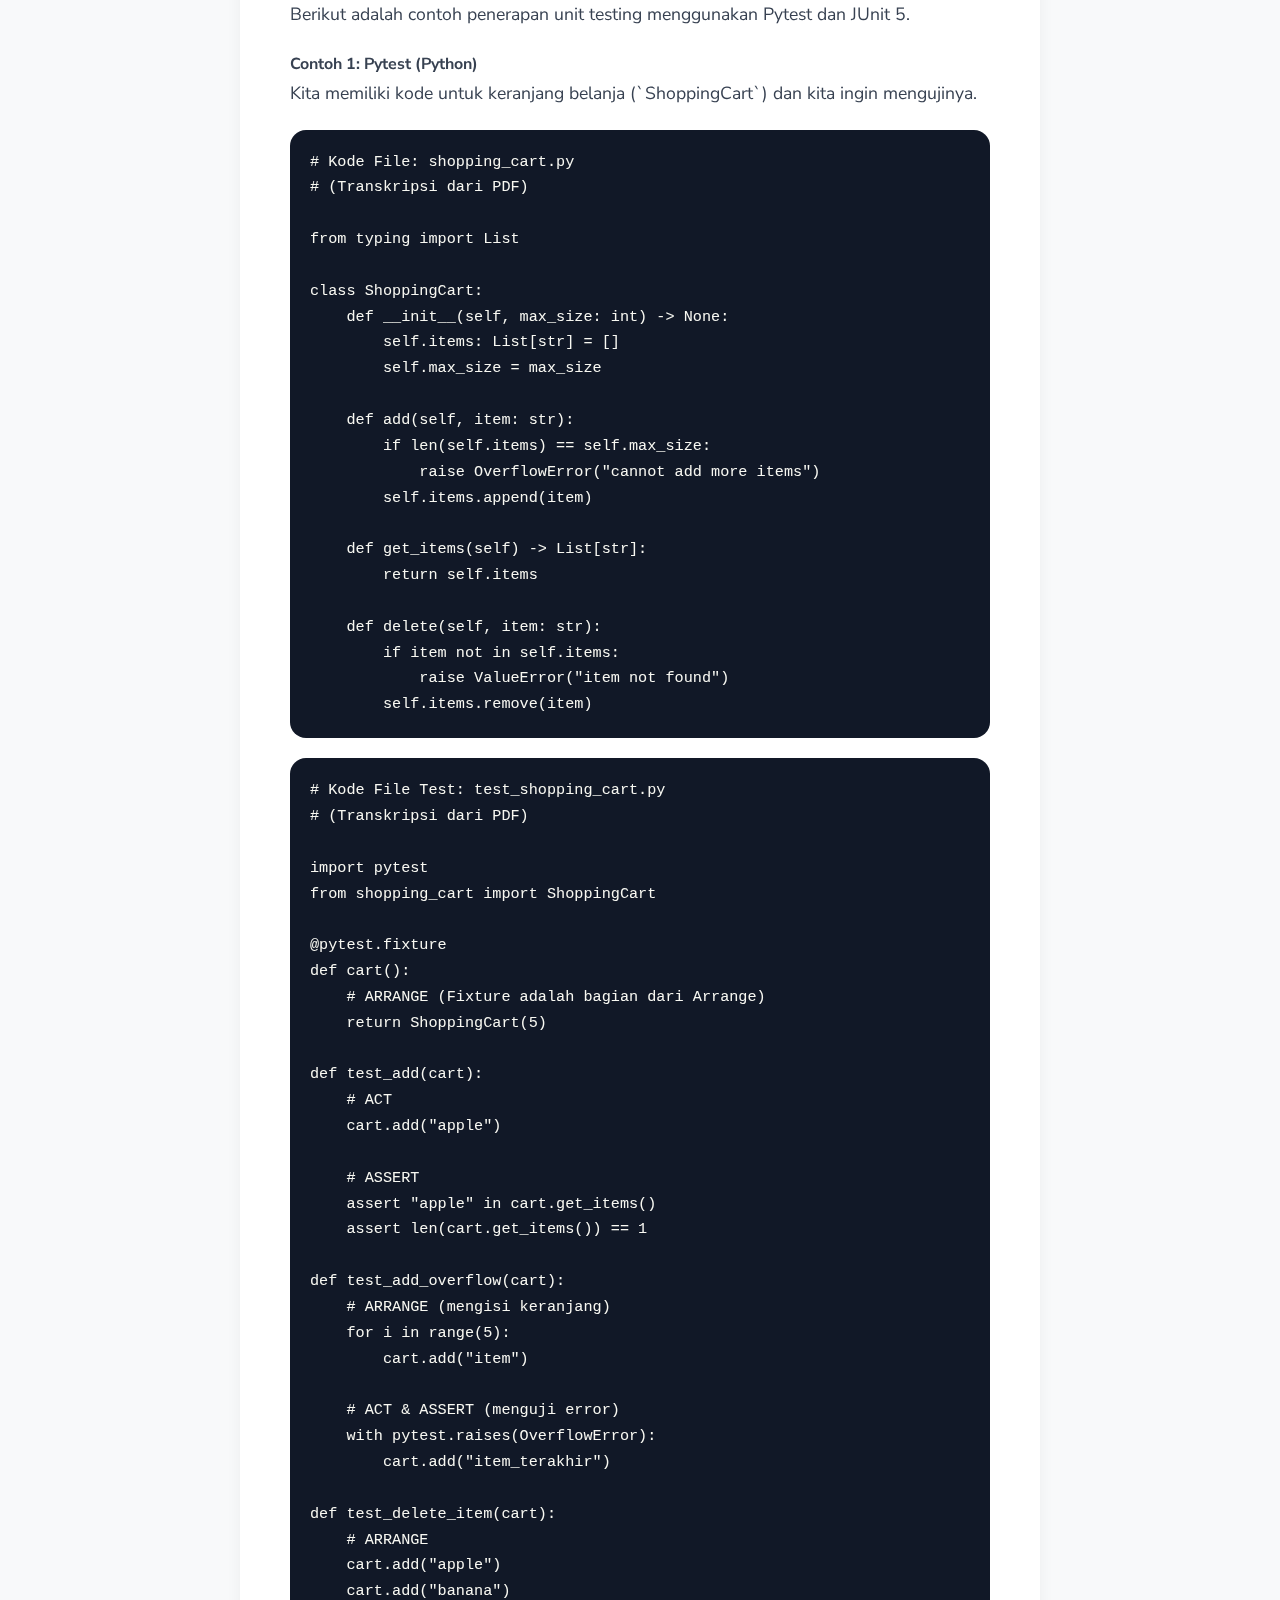
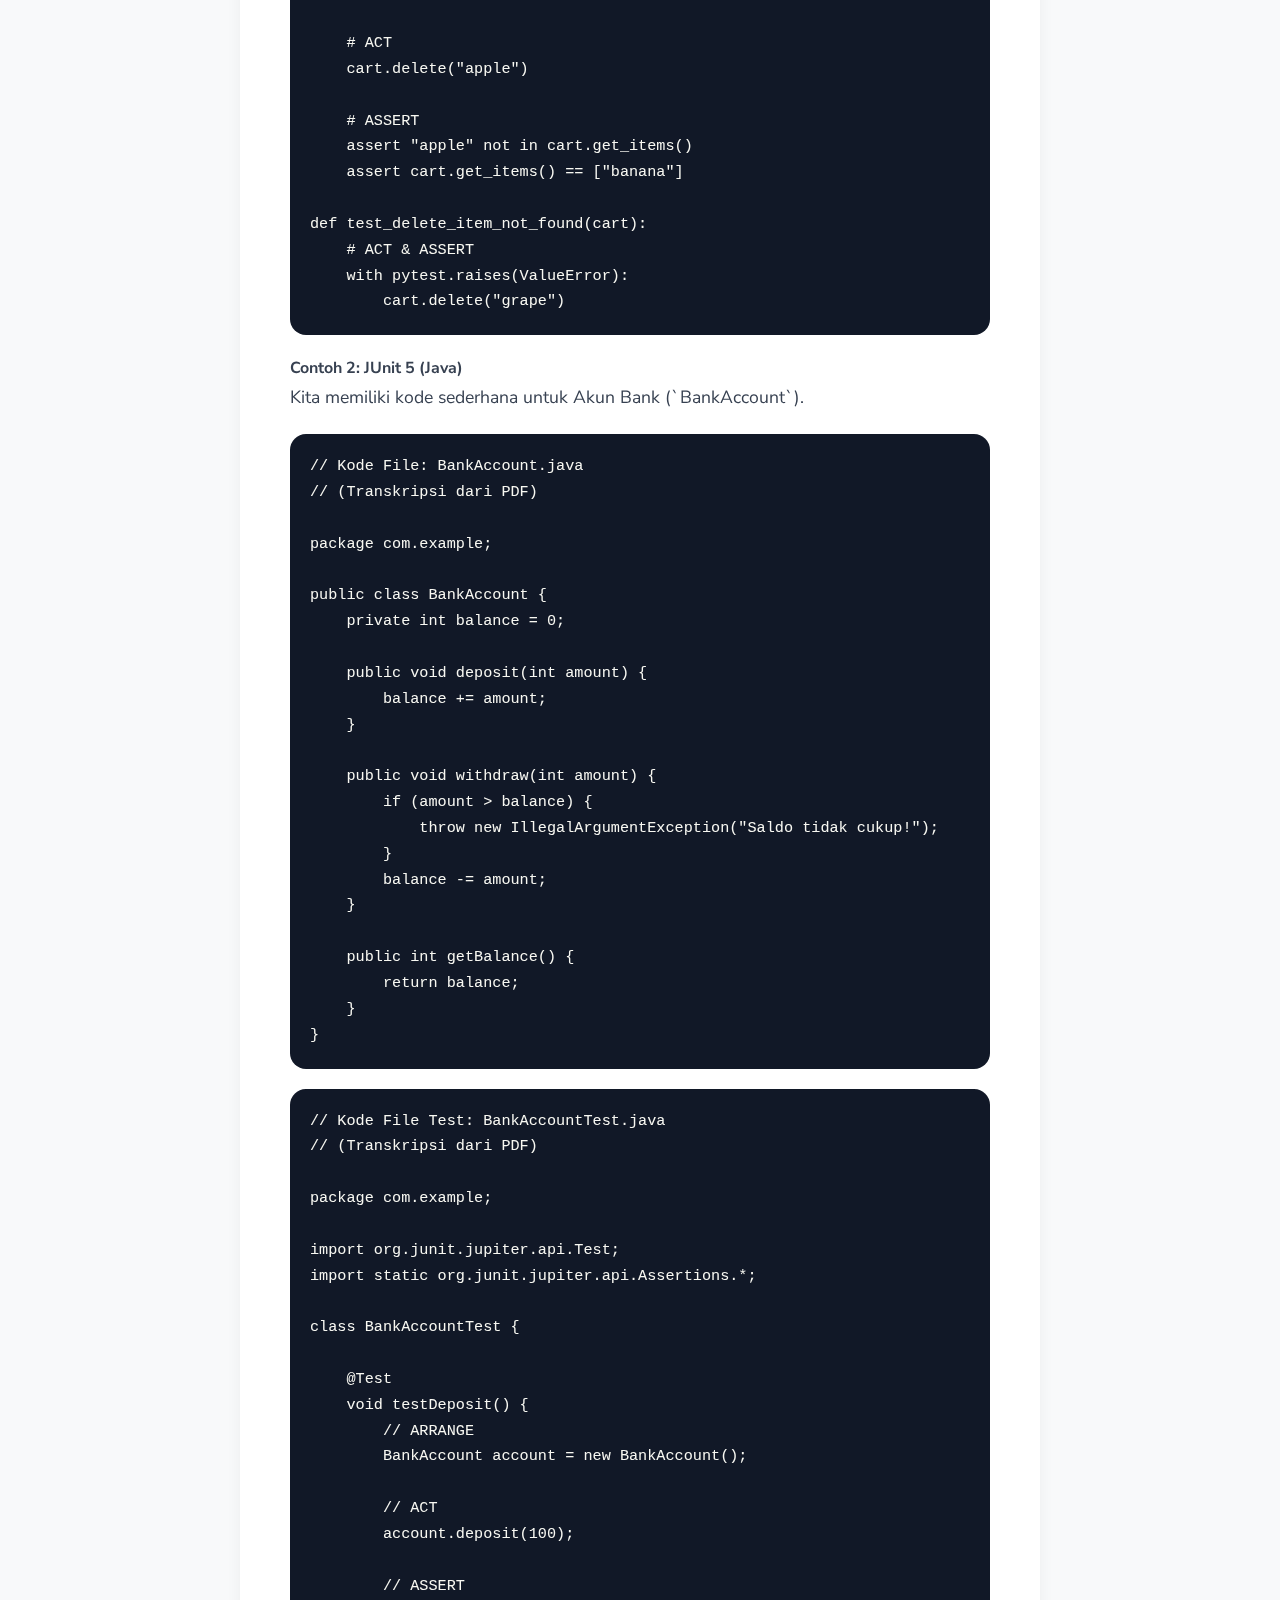
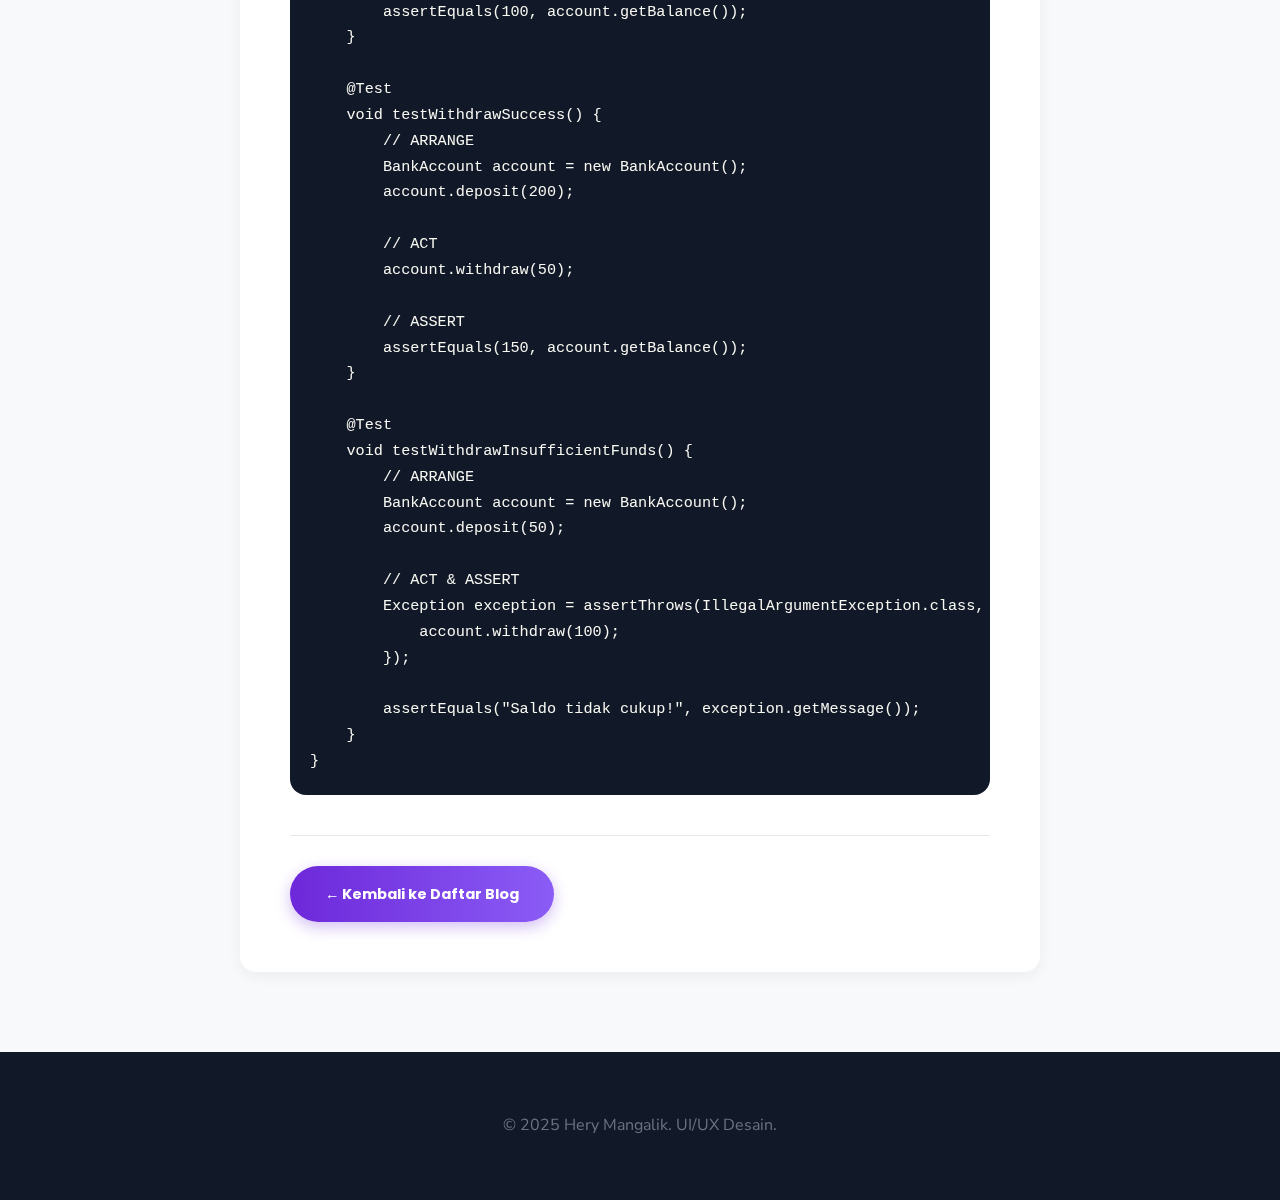
<file: artikel-5.html>
<!DOCTYPE html>
<html lang="id">
<head>
    <meta charset="UTF-8">
    <meta name="viewport" content="width=device-width, initial-scale=1.0">
    <title>Pengantar Unit Testing: Coding Tanpa Khawatir - Blog UI/UX</title>
    <link rel="preconnect" href="https://fonts.googleapis.com">
    <link rel="preconnect" href="https://fonts.gstatic.com" crossorigin>
    <link href="https://fonts.googleapis.com/css2?family=Poppins:wght@300;400;600;700;800&family=Nunito+Sans:wght@400;700&display=swap" rel="stylesheet">
    
    <link rel="stylesheet" href="style.css">
</head>
<body>

    <header class="main-header">
        <div class="container">
            <a href="index.html" class="logo">HM</a>
            <nav class="main-nav">
                <ul>
                    <li><a href="index.html">Home</a></li>
                    <li><a href="blog.html">Blog</a></li>
                    <li><a href="index.html#portfolio">Portfolio</a></li>
                </ul>
            </nav>
        </div>
    </header>

    <main>
        <section class="blog-header" style="padding: 180px 0 60px 0;">
            <div class="container">
                <p class="meta" style="color: var(--color-primary); font-family: var(--font-heading); font-weight: 600;">KATEGORI: CODING & TESTING</p>
                <h1 style="font-size: 3rem;">Pengantar Unit Testing: Coding Tanpa Khawatir</h1>
            </div>
        </section>

        <section class="article-full">
            <div class="article-full-content">
                
                <img src="image copy 4.png" alt="Header Artikel" class="header-image">
                <p class="meta">Dipublikasikan pada 26 Oktober 2025</p>

                <h3>Apa Itu Unit Testing?</h3>
                <p>
                    <strong>Unit testing</strong> adalah salah satu jenis pengujian perangkat lunak yang berfokus pada pengujian <strong>unit-unit terkecil</strong> dalam sebuah sistem. Biasanya, ini mencakup pengujian function, method, dan class.
                </p>
                <p>
                    Unit testing adalah pengujian paling awal yang dilakukan oleh developer sebelum melakukan pengujian lain, seperti integration test atau end-to-end test. Tujuannya adalah menguji komponen tanpa bergantung pada sistem lain dan hanya menguji *function by function*.
                </p>
                <p>
                    Dalam piramida pengujian, Unit Testing berada di paling dasar, yang berarti paling cepat dan murah untuk dijalankan.
                </p>

                <h4>Analogi Unit Testing</h4>
                <p>
                    Bayangkan saat mengecek setiap komponen mobil (seperti baut, ban, mesin) secara terpisah sebelum dirakit menjadi satu mobil utuh. Jika setiap komponen lulus tes, kita bisa yakin mobil rakitan pasti berkualitas. Jika ada masalah, kita tahu itu bukan dari komponen dasar.
                </p>

                <h3>Kenapa Unit Testing Itu Penting?</h3>
                <p>
                    Unit testing membantu memastikan keandalan, kualitas, dan kemudahan pemeliharaan kode yang kita tulis. Manfaat utamanya adalah:
                </p>
                <ol>
                    <li><strong>Mendeteksi Bug Lebih Awal:</strong> Menemukan masalah di level fungsi sebelum digabung ke kode utama.</li>
                    <li><strong>Memberikan Dokumentasi Kode yang "Hidup":</strong> Test case berfungsi sebagai contoh cara menggunakan sebuah fungsi.</li>
                    <li><strong>Mempermudah Perubahan dan Refactoring:</strong> Memungkinkan developer mengubah kode (refactor) dengan percaya diri, karena jika ada yang rusak, unit test akan gagal dan memberitahu kita.</li>
                    <li><strong>Meningkatkan Kualitas Kode:</strong> Mendorong penulisan kode yang lebih modular dan rapi.</li>
                    <li><strong>Menghemat Waktu dan Biaya:</strong> Bug yang ditemukan di tahap awal jauh lebih murah dan cepat diperbaiki.</li>
                    <li><strong>Meningkatkan Kepercayaan Diri:</strong> Developer lebih percaya diri saat merilis kode baru.</li>
                </ol>

                <h3>Framework Populer</h3>
                <p>Ada banyak framework untuk melakukan unit testing, berikut tiga yang paling populer di ekosistemnya masing-masing:</p>
                <ul>
                    <li><strong>JUNIT 5 (Java):</strong> Framework de facto untuk Java. Digunakan jika kita bekerja dengan Java atau bahasa berbasis JVM lainnya (Kotlin, Scala).</li>
                    <li><strong>JEST (JavaScript):</strong> Framework buatan Meta yang efisien. Digunakan untuk React, Node.js, TypeScript, atau framework frontend modern lainnya.</li>
                    <li><strong>PYTEST (Python):</strong> Sederhana, mudah dibaca, dan kuat. Digunakan untuk proyek Python apapun, dari skrip sederhana hingga data science dan API.</li>
                </ul>

                <h3>Pola Dasar: Arrange, Act, Assert (AAA)</h3>
                <p>
                    Pola AAA adalah pendekatan populer dalam penulisan unit test yang membagi setiap tes menjadi tiga bagian utama:
                </p>
                <ol>
                    <li><strong>Arrange (Menyiapkan):</strong> Menyiapkan kondisi awal tes. Ini termasuk membuat objek atau data yang diperlukan.</li>
                    <li><strong>Act (Melakukan):</strong> Menjalankan fungsi atau metode yang akan diuji.</li>
                    <li><strong>Assert (Memverifikasi):</strong> Memverifikasi bahwa hasil dari tindakan (Act) sesuai dengan ekspektasi.</li>
                </ol>

                <h3>Contoh Kode Unit Testing</h3>
                <p>Berikut adalah contoh penerapan unit testing menggunakan Pytest dan JUnit 5.</p>

                <h4>Contoh 1: Pytest (Python)</h4>
                <p>Kita memiliki kode untuk keranjang belanja (`ShoppingCart`) dan kita ingin mengujinya.</p>
                <pre><code># Kode File: shopping_cart.py
# (Transkripsi dari PDF)

from typing import List

class ShoppingCart:
    def __init__(self, max_size: int) -> None:
        self.items: List[str] = []
        self.max_size = max_size

    def add(self, item: str):
        if len(self.items) == self.max_size:
            raise OverflowError("cannot add more items")
        self.items.append(item)

    def get_items(self) -> List[str]:
        return self.items
    
    def delete(self, item: str):
        if item not in self.items:
            raise ValueError("item not found")
        self.items.remove(item)
</code></pre>

                <pre><code># Kode File Test: test_shopping_cart.py
# (Transkripsi dari PDF)

import pytest
from shopping_cart import ShoppingCart

@pytest.fixture
def cart():
    # ARRANGE (Fixture adalah bagian dari Arrange)
    return ShoppingCart(5)

def test_add(cart):
    # ACT
    cart.add("apple")
    
    # ASSERT
    assert "apple" in cart.get_items()
    assert len(cart.get_items()) == 1

def test_add_overflow(cart):
    # ARRANGE (mengisi keranjang)
    for i in range(5):
        cart.add("item")
    
    # ACT & ASSERT (menguji error)
    with pytest.raises(OverflowError):
        cart.add("item_terakhir")

def test_delete_item(cart):
    # ARRANGE
    cart.add("apple")
    cart.add("banana")
    
    # ACT
    cart.delete("apple")
    
    # ASSERT
    assert "apple" not in cart.get_items()
    assert cart.get_items() == ["banana"]

def test_delete_item_not_found(cart):
    # ACT & ASSERT
    with pytest.raises(ValueError):
        cart.delete("grape")
</code></pre>

                <h4>Contoh 2: JUnit 5 (Java)</h4>
                <p>Kita memiliki kode sederhana untuk Akun Bank (`BankAccount`).</p>
                
                <pre><code>// Kode File: BankAccount.java
// (Transkripsi dari PDF)

package com.example;

public class BankAccount {
    private int balance = 0;

    public void deposit(int amount) {
        balance += amount;
    }

    public void withdraw(int amount) {
        if (amount > balance) {
            throw new IllegalArgumentException("Saldo tidak cukup!");
        }
        balance -= amount;
    }

    public int getBalance() {
        return balance;
    }
}
</code></pre>

                <pre><code>// Kode File Test: BankAccountTest.java
// (Transkripsi dari PDF)

package com.example;

import org.junit.jupiter.api.Test;
import static org.junit.jupiter.api.Assertions.*;

class BankAccountTest {

    @Test
    void testDeposit() {
        // ARRANGE
        BankAccount account = new BankAccount();
        
        // ACT
        account.deposit(100);
        
        // ASSERT
        assertEquals(100, account.getBalance());
    }

    @Test
    void testWithdrawSuccess() {
        // ARRANGE
        BankAccount account = new BankAccount();
        account.deposit(200);
        
        // ACT
        account.withdraw(50);
        
        // ASSERT
        assertEquals(150, account.getBalance());
    }

    @Test
    void testWithdrawInsufficientFunds() {
        // ARRANGE
        BankAccount account = new BankAccount();
        account.deposit(50);
        
        // ACT & ASSERT
        Exception exception = assertThrows(IllegalArgumentException.class, () -> {
            account.withdraw(100);
        });
        
        assertEquals("Saldo tidak cukup!", exception.getMessage());
    }
}
</code></pre>
                

                <hr style="margin-top: 40px; border: 0; border-top: 1px solid var(--color-border);">
                <a href="blog.html" class="btn-primary" style="margin-top: 30px; font-size: 0.9rem;">&larr; Kembali ke Daftar Blog</a>
            </div>
        </section>
    </main>

    <footer class="main-footer">
        <p>&copy; 2025 Hery Mangalik. UI/UX Desain.</p>
    </footer>

</body>

</html>
</file>
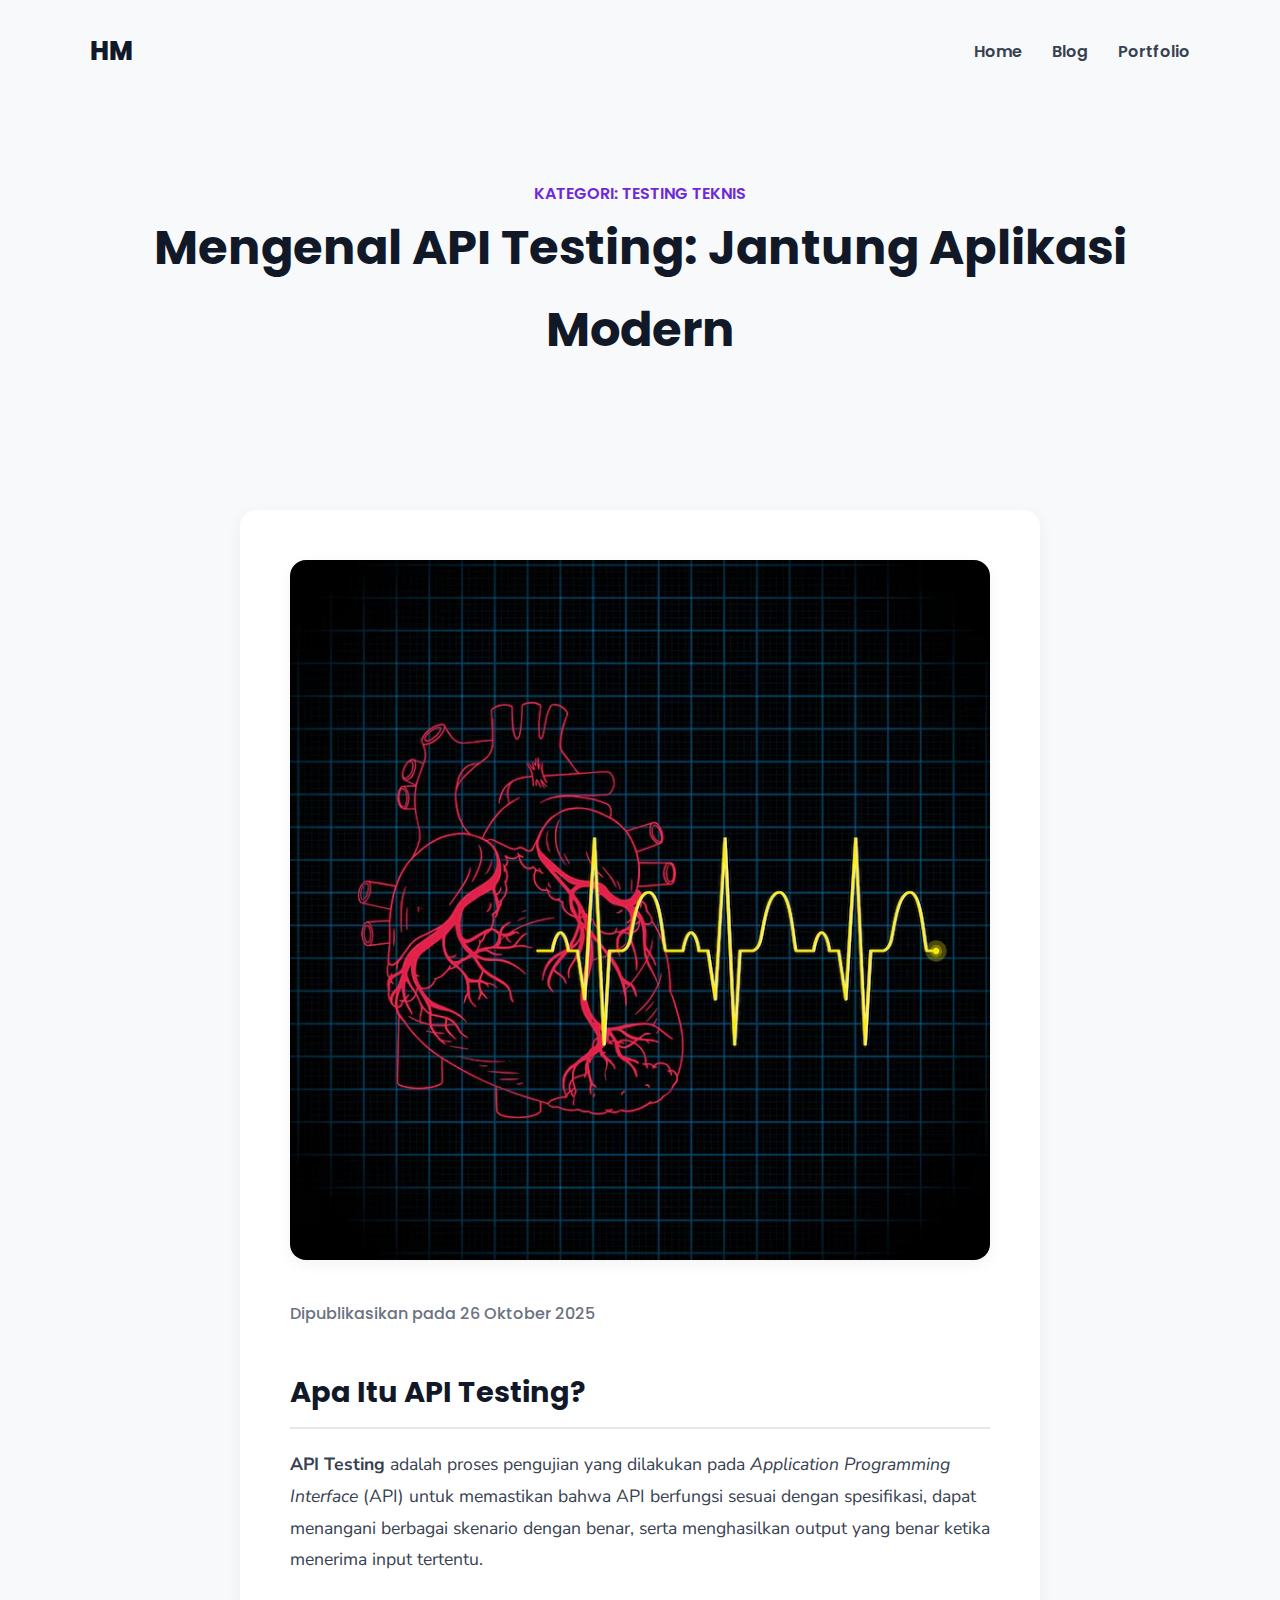
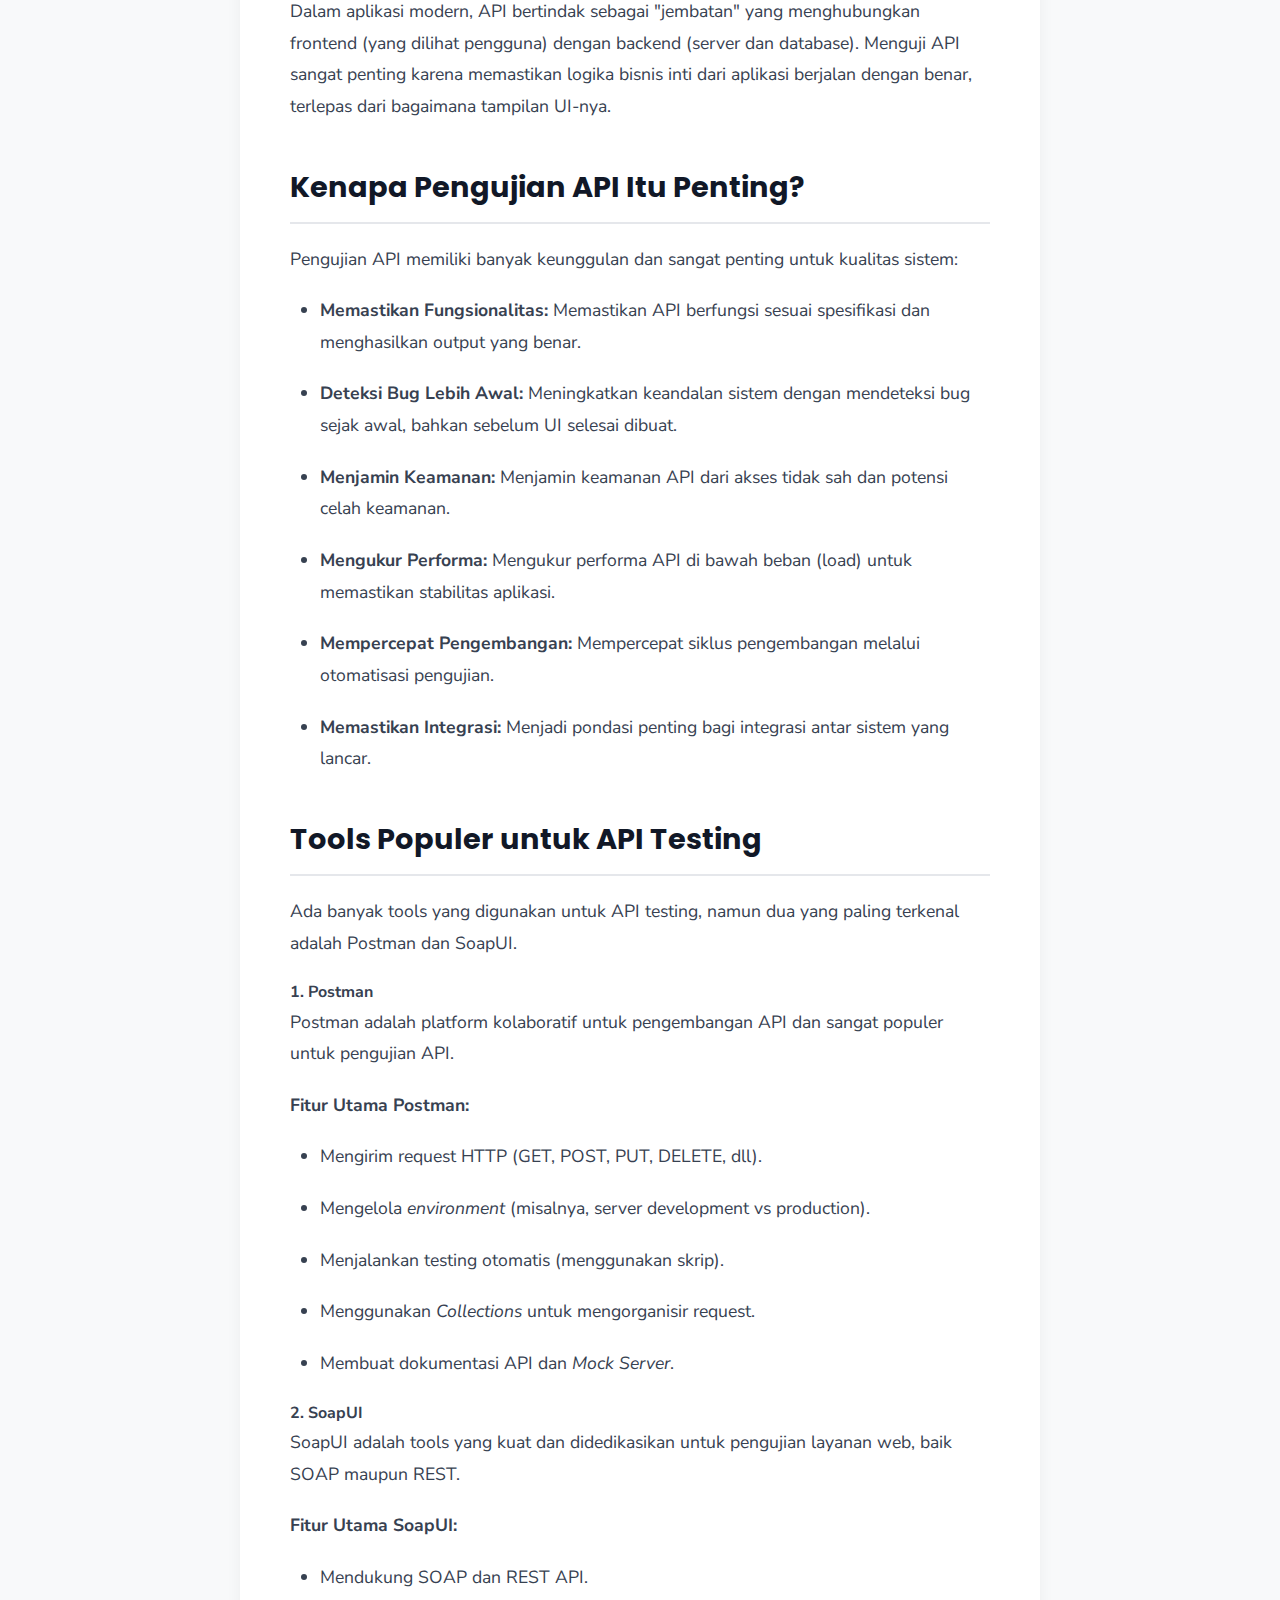
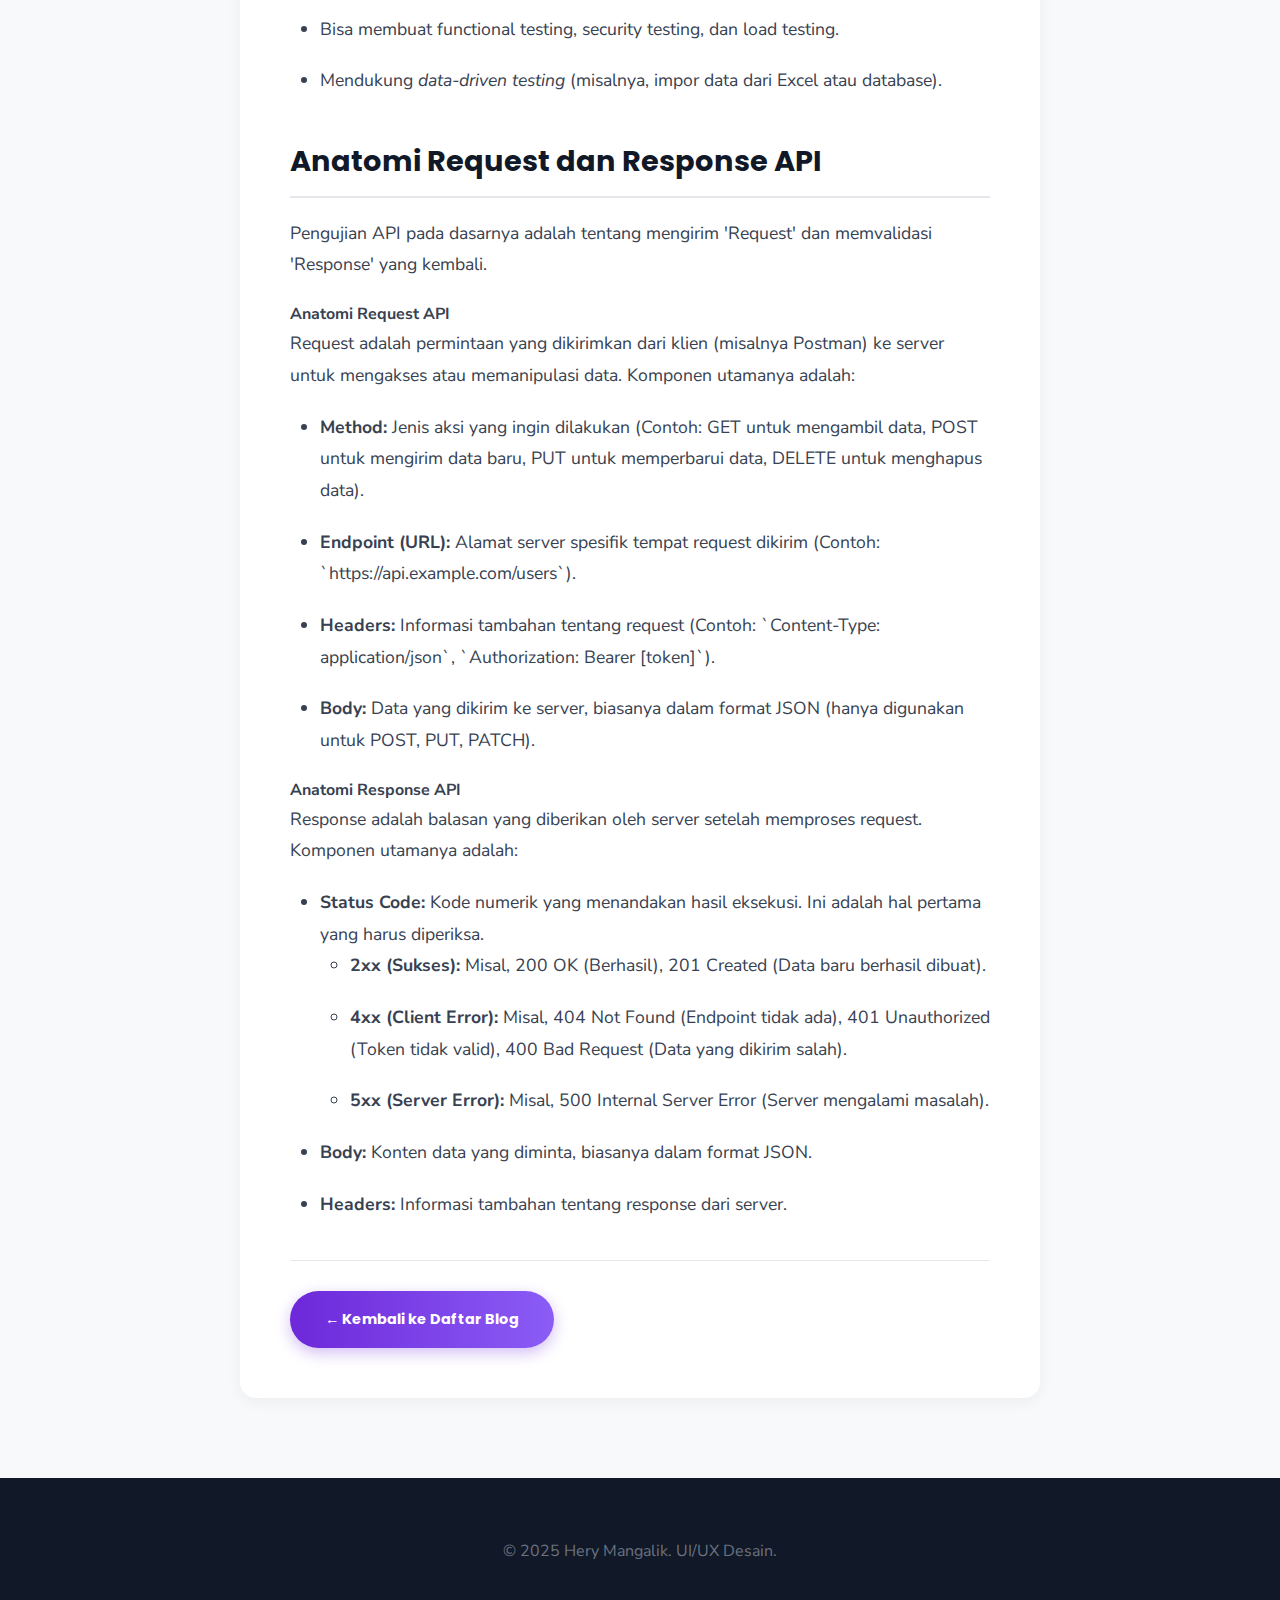
<file: artikel-6.html>
<!DOCTYPE html>
<html lang="id">
<head>
    <meta charset="UTF-8">
    <meta name="viewport" content="width=device-width, initial-scale=1.0">
    <title>Mengenal API Testing: Jantung Aplikasi Modern - Blog UI/UX</title>
    <link rel="preconnect" href="https://fonts.googleapis.com">
    <link rel="preconnect" href="https://fonts.gstatic.com" crossorigin>
    <link href="https://fonts.googleapis.com/css2?family=Poppins:wght@300;400;600;700;800&family=Nunito+Sans:wght@400;700&display=swap" rel="stylesheet">
    
    <link rel="stylesheet" href="style.css">
</head>
<body>

    <header class="main-header">
        <div class="container">
            <a href="index.html" class="logo">HM</a>
            <nav class="main-nav">
                <ul>
                    <li><a href="index.html">Home</a></li>
                    <li><a href="blog.html">Blog</a></li>
                    <li><a href="index.html#portfolio">Portfolio</a></li>
                </ul>
            </nav>
        </div>
    </header>

    <main>
        <section class="blog-header" style="padding: 180px 0 60px 0;">
            <div class="container">
                <p class="meta" style="color: var(--color-primary); font-family: var(--font-heading); font-weight: 600;">KATEGORI: TESTING TEKNIS</p>
                <h1 style="font-size: 3rem;">Mengenal API Testing: Jantung Aplikasi Modern</h1>
            </div>
        </section>

        <section class="article-full">
            <div class="article-full-content">
                
                <img src="image copy 5.png" alt="Header Artikel" class="header-image">
                <p class="meta">Dipublikasikan pada 26 Oktober 2025</p>

                <h3>Apa Itu API Testing?</h3>
                <p>
                    <strong>API Testing</strong> adalah proses pengujian yang dilakukan pada <em>Application Programming Interface</em> (API) untuk memastikan bahwa API berfungsi sesuai dengan spesifikasi, dapat menangani berbagai skenario dengan benar, serta menghasilkan output yang benar ketika menerima input tertentu.
                </p>
                <p>
                    Dalam aplikasi modern, API bertindak sebagai "jembatan" yang menghubungkan frontend (yang dilihat pengguna) dengan backend (server dan database). Menguji API sangat penting karena memastikan logika bisnis inti dari aplikasi berjalan dengan benar, terlepas dari bagaimana tampilan UI-nya.
                </p>

                <h3>Kenapa Pengujian API Itu Penting?</h3>
                <p>
                    Pengujian API memiliki banyak keunggulan dan sangat penting untuk kualitas sistem:
                </p>
                <ul>
                    <li><strong>Memastikan Fungsionalitas:</strong> Memastikan API berfungsi sesuai spesifikasi dan menghasilkan output yang benar.</li>
                    <li><strong>Deteksi Bug Lebih Awal:</strong> Meningkatkan keandalan sistem dengan mendeteksi bug sejak awal, bahkan sebelum UI selesai dibuat.</li>
                    <li><strong>Menjamin Keamanan:</strong> Menjamin keamanan API dari akses tidak sah dan potensi celah keamanan.</li>
                    <li><strong>Mengukur Performa:</strong> Mengukur performa API di bawah beban (load) untuk memastikan stabilitas aplikasi.</li>
                    <li><strong>Mempercepat Pengembangan:</strong> Mempercepat siklus pengembangan melalui otomatisasi pengujian.</li>
                    <li><strong>Memastikan Integrasi:</strong> Menjadi pondasi penting bagi integrasi antar sistem yang lancar.</li>
                </ul>

                <h3>Tools Populer untuk API Testing</h3>
                <p>Ada banyak tools yang digunakan untuk API testing, namun dua yang paling terkenal adalah Postman dan SoapUI.</p>

                <h4>1. Postman</h4>
                <p>Postman adalah platform kolaboratif untuk pengembangan API dan sangat populer untuk pengujian API.</p>
                <p><strong>Fitur Utama Postman:</strong></p>
                <ul>
                    <li>Mengirim request HTTP (GET, POST, PUT, DELETE, dll).</li>
                    <li>Mengelola <em>environment</em> (misalnya, server development vs production).</li>
                    <li>Menjalankan testing otomatis (menggunakan skrip).</li>
                    <li>Menggunakan <em>Collections</em> untuk mengorganisir request.</li>
                    <li>Membuat dokumentasi API dan <em>Mock Server</em>.</li>
                </ul>

                <h4>2. SoapUI</h4>
                <p>SoapUI adalah tools yang kuat dan didedikasikan untuk pengujian layanan web, baik SOAP maupun REST.</p>
                <p><strong>Fitur Utama SoapUI:</strong></p>
                <ul>
                    <li>Mendukung SOAP dan REST API.</li>
                    <li>Bisa membuat functional testing, security testing, dan load testing.</li>
                    <li>Mendukung <em>data-driven testing</em> (misalnya, impor data dari Excel atau database).</li>
                </ul>

                <h3>Anatomi Request dan Response API</h3>
                <p>
                    Pengujian API pada dasarnya adalah tentang mengirim 'Request' dan memvalidasi 'Response' yang kembali.
                </p>

                <h4>Anatomi Request API</h4>
                <p>
                    Request adalah permintaan yang dikirimkan dari klien (misalnya Postman) ke server untuk mengakses atau memanipulasi data. Komponen utamanya adalah:
                </p>
                <ul>
                    <li><strong>Method:</strong> Jenis aksi yang ingin dilakukan (Contoh: GET untuk mengambil data, POST untuk mengirim data baru, PUT untuk memperbarui data, DELETE untuk menghapus data).</li>
                    <li><strong>Endpoint (URL):</strong> Alamat server spesifik tempat request dikirim (Contoh: `https://api.example.com/users`).</li>
                    <li><strong>Headers:</strong> Informasi tambahan tentang request (Contoh: `Content-Type: application/json`, `Authorization: Bearer [token]`).</li>
                    <li><strong>Body:</strong> Data yang dikirim ke server, biasanya dalam format JSON (hanya digunakan untuk POST, PUT, PATCH).</li>
                </ul>

                <h4>Anatomi Response API</h4>
                <p>
                    Response adalah balasan yang diberikan oleh server setelah memproses request. Komponen utamanya adalah:
                </p>
                <ul>
                    <li><strong>Status Code:</strong> Kode numerik yang menandakan hasil eksekusi. Ini adalah hal pertama yang harus diperiksa.
                        <ul>
                            <li><strong>2xx (Sukses):</strong> Misal, 200 OK (Berhasil), 201 Created (Data baru berhasil dibuat).</li>
                            <li><strong>4xx (Client Error):</strong> Misal, 404 Not Found (Endpoint tidak ada), 401 Unauthorized (Token tidak valid), 400 Bad Request (Data yang dikirim salah).</li>
                            <li><strong>5xx (Server Error):</strong> Misal, 500 Internal Server Error (Server mengalami masalah).</li>
                        </ul>
                    </li>
                    <li><strong>Body:</strong> Konten data yang diminta, biasanya dalam format JSON.</li>
                    <li><strong>Headers:</strong> Informasi tambahan tentang response dari server.</li>
                </ul>
                

                <hr style="margin-top: 40px; border: 0; border-top: 1px solid var(--color-border);">
                <a href="blog.html" class="btn-primary" style="margin-top: 30px; font-size: 0.9rem;">&larr; Kembali ke Daftar Blog</a>
            </div>
        </section>
    </main>

    <footer class="main-footer">
        <p>&copy; 2025 Hery Mangalik. UI/UX Desain.</p>
    </footer>

</body>

</html>
</file>
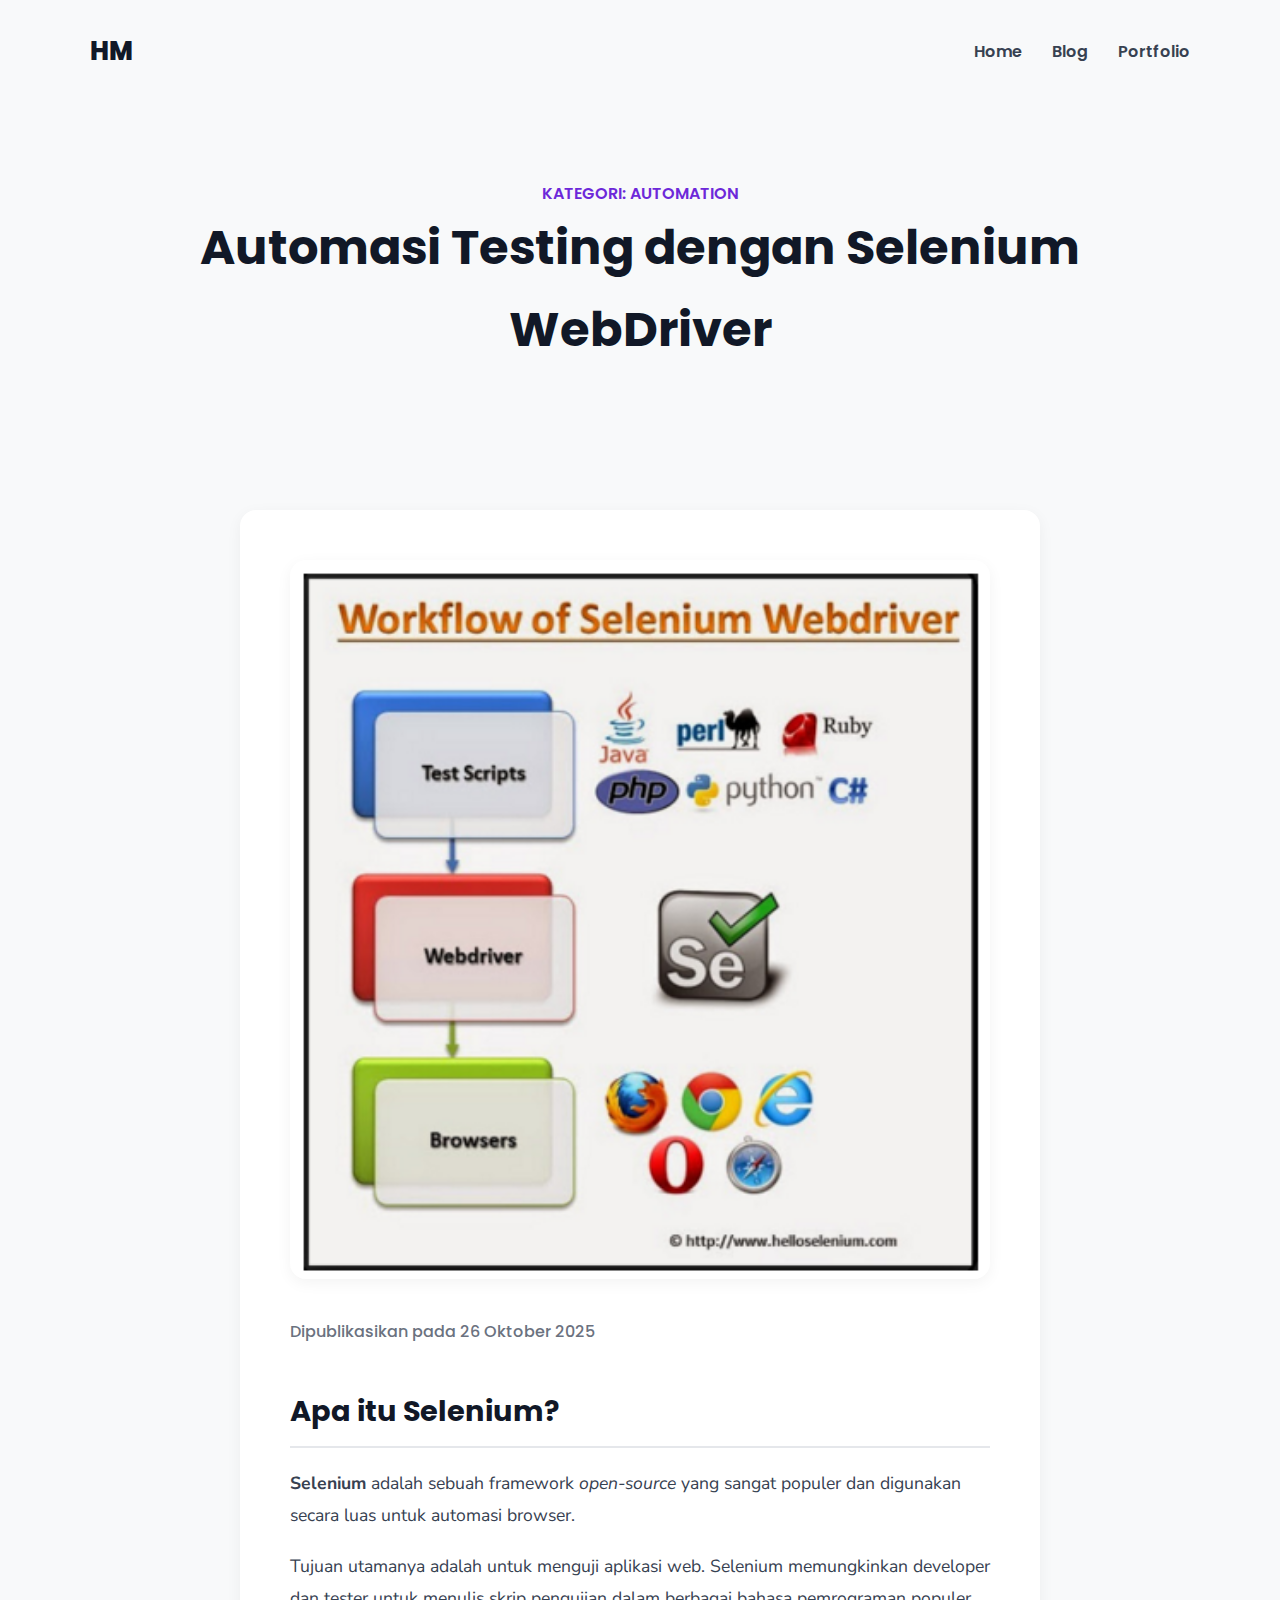
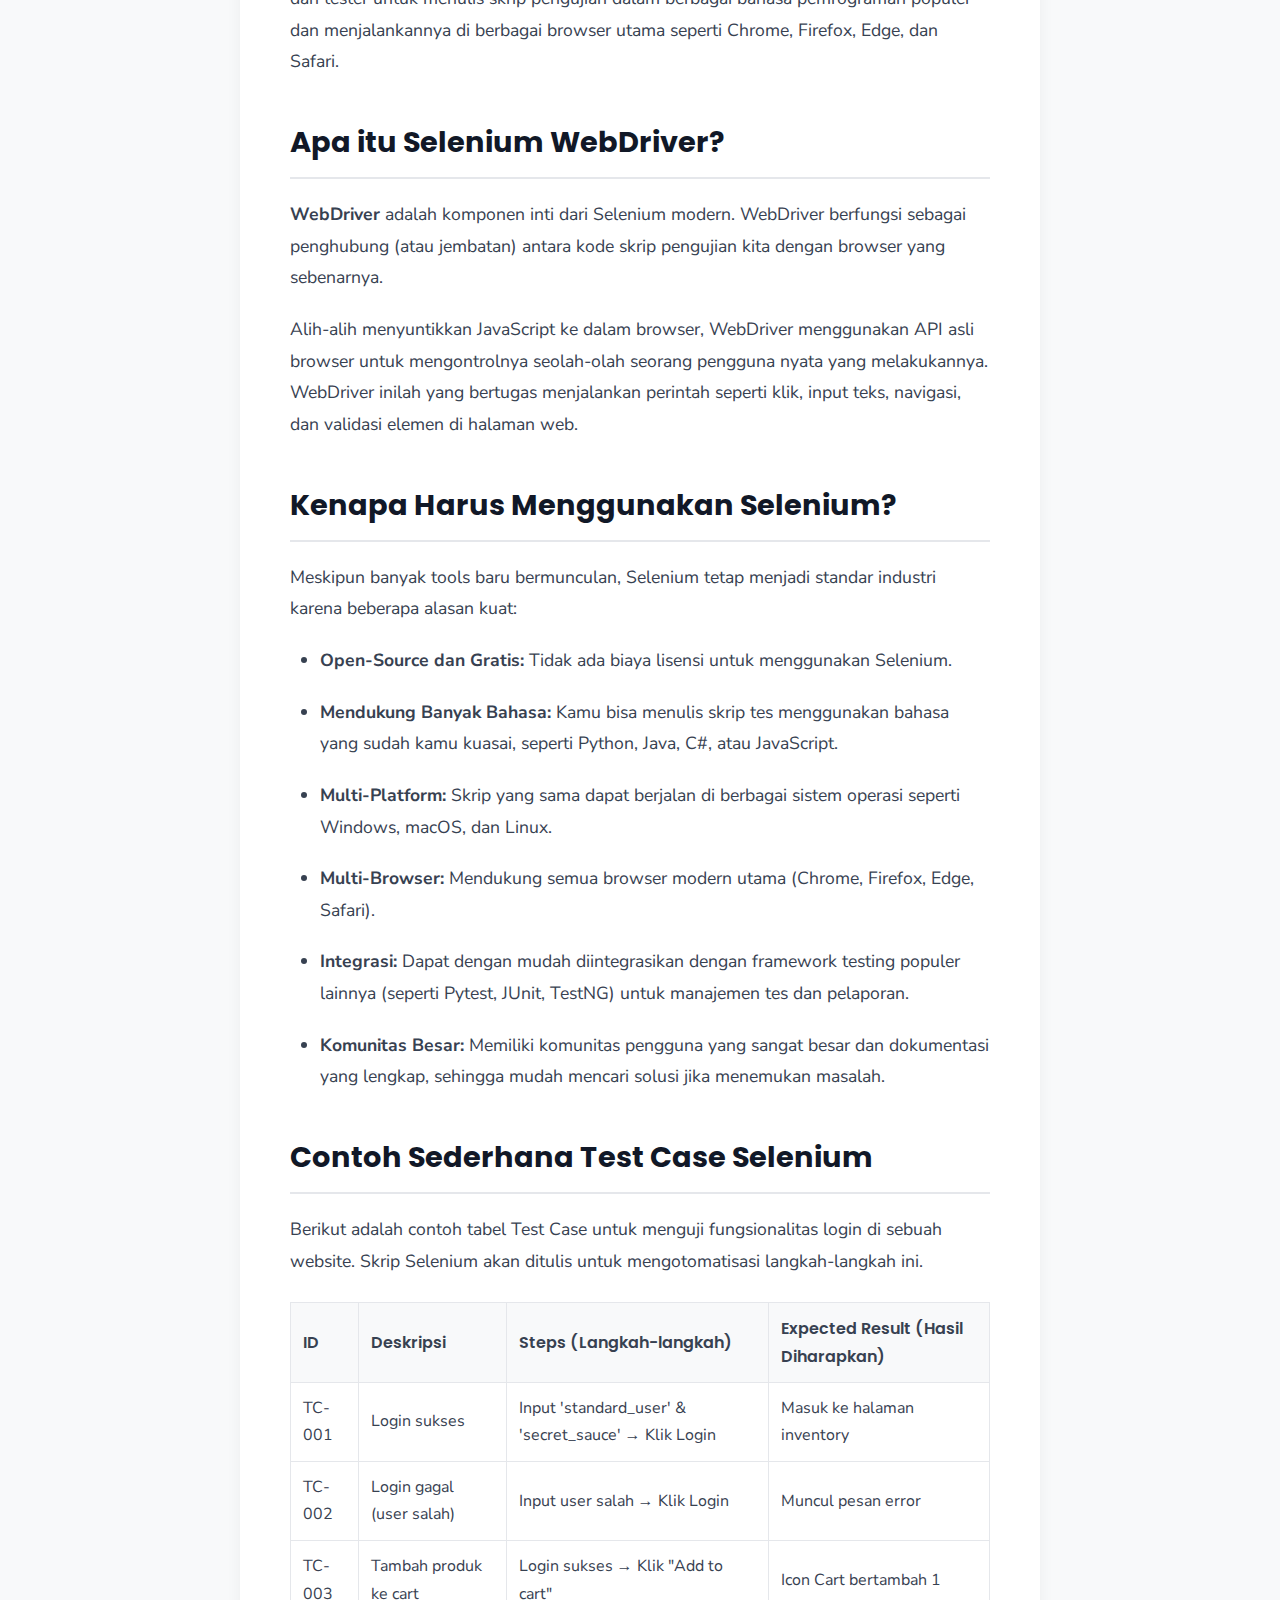
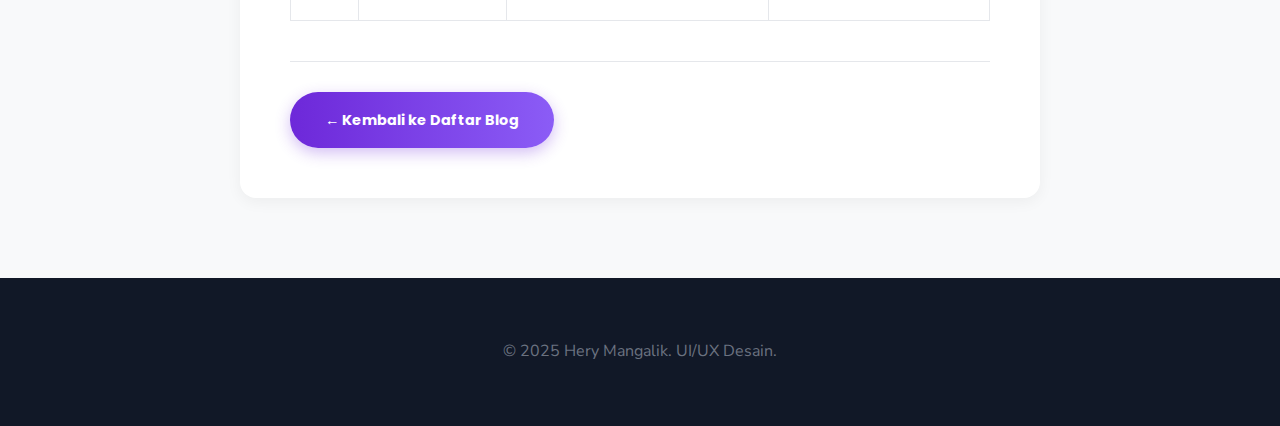
<file: artikel-7.html>
<!DOCTYPE html>
<html lang="id">
<head>
    <meta charset="UTF-8">
    <meta name="viewport" content="width=device-width, initial-scale=1.0">
    <title>Automasi Testing dengan Selenium WebDriver - Blog UI/UX</title>
    <link rel="preconnect" href="https://fonts.googleapis.com">
    <link rel="preconnect" href="https://fonts.gstatic.com" crossorigin>
    <link href="https://fonts.googleapis.com/css2?family=Poppins:wght@300;400;600;700;800&family=Nunito+Sans:wght@400;700&display=swap" rel="stylesheet">
    
    <link rel="stylesheet" href="style.css">
</head>
<body>

    <header class="main-header">
        <div class="container">
            <a href="index.html" class="logo">HM</a>
            <nav class="main-nav">
                <ul>
                    <li><a href="index.html">Home</a></li>
                    <li><a href="blog.html">Blog</a></li>
                    <li><a href="index.html#portfolio">Portfolio</a></li>
                </ul>
            </nav>
        </div>
    </header>

    <main>
        <section class="blog-header" style="padding: 180px 0 60px 0;">
            <div class="container">
                <p class="meta" style="color: var(--color-primary); font-family: var(--font-heading); font-weight: 600;">KATEGORI: AUTOMATION</p>
                <h1 style="font-size: 3rem;">Automasi Testing dengan Selenium WebDriver</h1>
            </div>
        </section>

        <section class="article-full">
            <div class="article-full-content">
                
                <img src="image copy 6.png" alt="Header Artikel" class="header-image">
                <p class="meta">Dipublikasikan pada 26 Oktober 2025</p>

                <h3>Apa itu Selenium?</h3>
                <p>
                    <strong>Selenium</strong> adalah sebuah framework <em>open-source</em> yang sangat populer dan digunakan secara luas untuk automasi browser.
                </p>
                <p>
                    Tujuan utamanya adalah untuk menguji aplikasi web. Selenium memungkinkan developer dan tester untuk menulis skrip pengujian dalam berbagai bahasa pemrograman populer dan menjalankannya di berbagai browser utama seperti Chrome, Firefox, Edge, dan Safari.
                </p>

                <h3>Apa itu Selenium WebDriver?</h3>
                <p>
                    <strong>WebDriver</strong> adalah komponen inti dari Selenium modern. WebDriver berfungsi sebagai penghubung (atau jembatan) antara kode skrip pengujian kita dengan browser yang sebenarnya.
                </p>
                <p>
                    Alih-alih menyuntikkan JavaScript ke dalam browser, WebDriver menggunakan API asli browser untuk mengontrolnya seolah-olah seorang pengguna nyata yang melakukannya. WebDriver inilah yang bertugas menjalankan perintah seperti klik, input teks, navigasi, dan validasi elemen di halaman web.
                </p>

                <h3>Kenapa Harus Menggunakan Selenium?</h3>
                <p>
                    Meskipun banyak tools baru bermunculan, Selenium tetap menjadi standar industri karena beberapa alasan kuat:
                </p>
                <ul>
                    <li><strong>Open-Source dan Gratis:</strong> Tidak ada biaya lisensi untuk menggunakan Selenium.</li>
                    <li><strong>Mendukung Banyak Bahasa:</strong> Kamu bisa menulis skrip tes menggunakan bahasa yang sudah kamu kuasai, seperti Python, Java, C#, atau JavaScript.</li>
                    <li><strong>Multi-Platform:</strong> Skrip yang sama dapat berjalan di berbagai sistem operasi seperti Windows, macOS, dan Linux.</li>
                    <li><strong>Multi-Browser:</strong> Mendukung semua browser modern utama (Chrome, Firefox, Edge, Safari).</li>
                    <li><strong>Integrasi:</strong> Dapat dengan mudah diintegrasikan dengan framework testing populer lainnya (seperti Pytest, JUnit, TestNG) untuk manajemen tes dan pelaporan.</li>
                    <li><strong>Komunitas Besar:</strong> Memiliki komunitas pengguna yang sangat besar dan dokumentasi yang lengkap, sehingga mudah mencari solusi jika menemukan masalah.</li>
                </ul>

                <h3>Contoh Sederhana Test Case Selenium</h3>
                <p>
                    Berikut adalah contoh tabel Test Case untuk menguji fungsionalitas login di sebuah website. Skrip Selenium akan ditulis untuk mengotomatisasi langkah-langkah ini.
                </p>
                <table>
                    <thead>
                        <tr>
                            <th>ID</th>
                            <th>Deskripsi</th>
                            <th>Steps (Langkah-langkah)</th>
                            <th>Expected Result (Hasil Diharapkan)</th>
                        </tr>
                    </thead>
                    <tbody>
                        <tr>
                            <td>TC-001</td>
                            <td>Login sukses</td>
                            <td>Input 'standard_user' & 'secret_sauce' → Klik Login</td>
                            <td>Masuk ke halaman inventory</td>
                        </tr>
                        <tr>
                            <td>TC-002</td>
                            <td>Login gagal (user salah)</td>
                            <td>Input user salah → Klik Login</td>
                            <td>Muncul pesan error</td>
                        </tr>
                        <tr>
                            <td>TC-003</td>
                            <td>Tambah produk ke cart</td>
                            <td>Login sukses → Klik "Add to cart"</td>
                            <td>Icon Cart bertambah 1</td>
                        </tr>
                    </tbody>
                </table>
                

                <hr style="margin-top: 40px; border: 0; border-top: 1px solid var(--color-border);">
                <a href="blog.html" class="btn-primary" style="margin-top: 30px; font-size: 0.9rem;">&larr; Kembali ke Daftar Blog</a>
            </div>
        </section>
    </main>

    <footer class="main-footer">
        <p>&copy; 2025 Hery Mangalik. UI/UX Desain.</p>
    </footer>

</body>

</html>
</file>
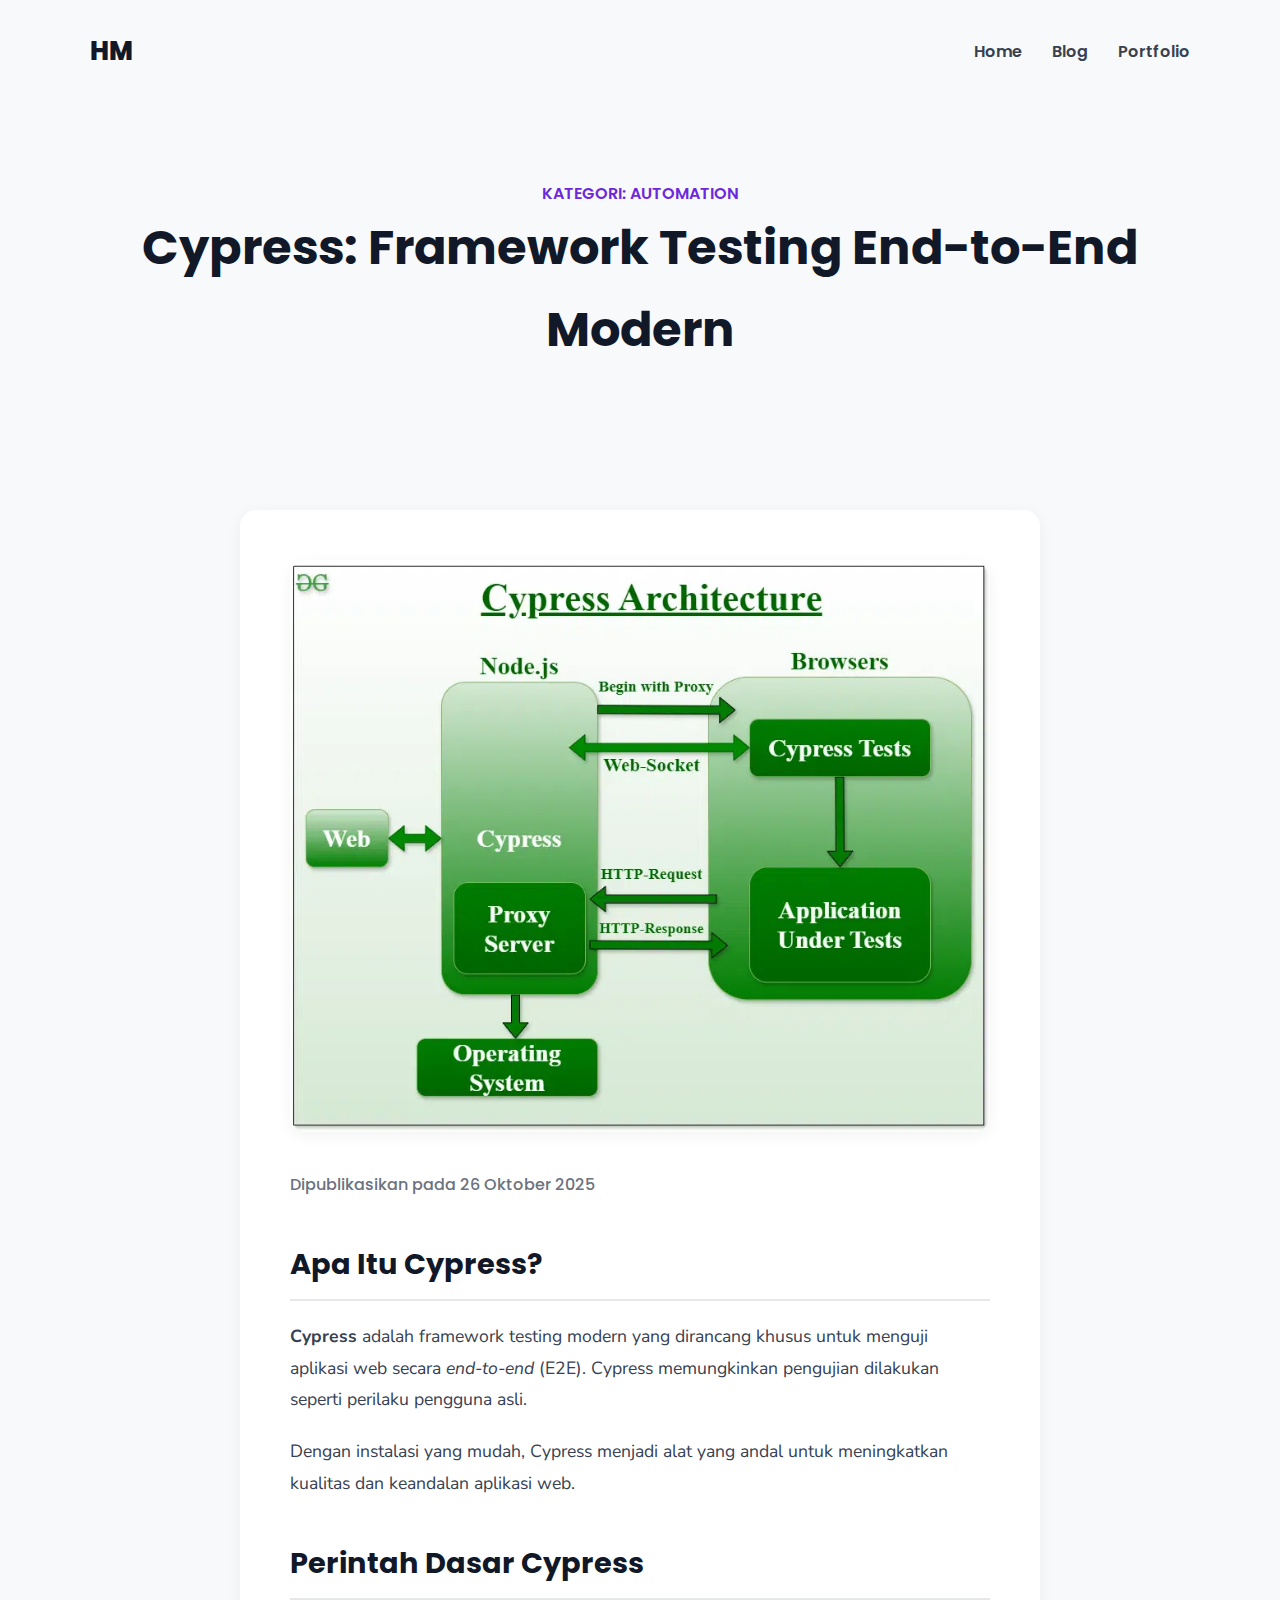
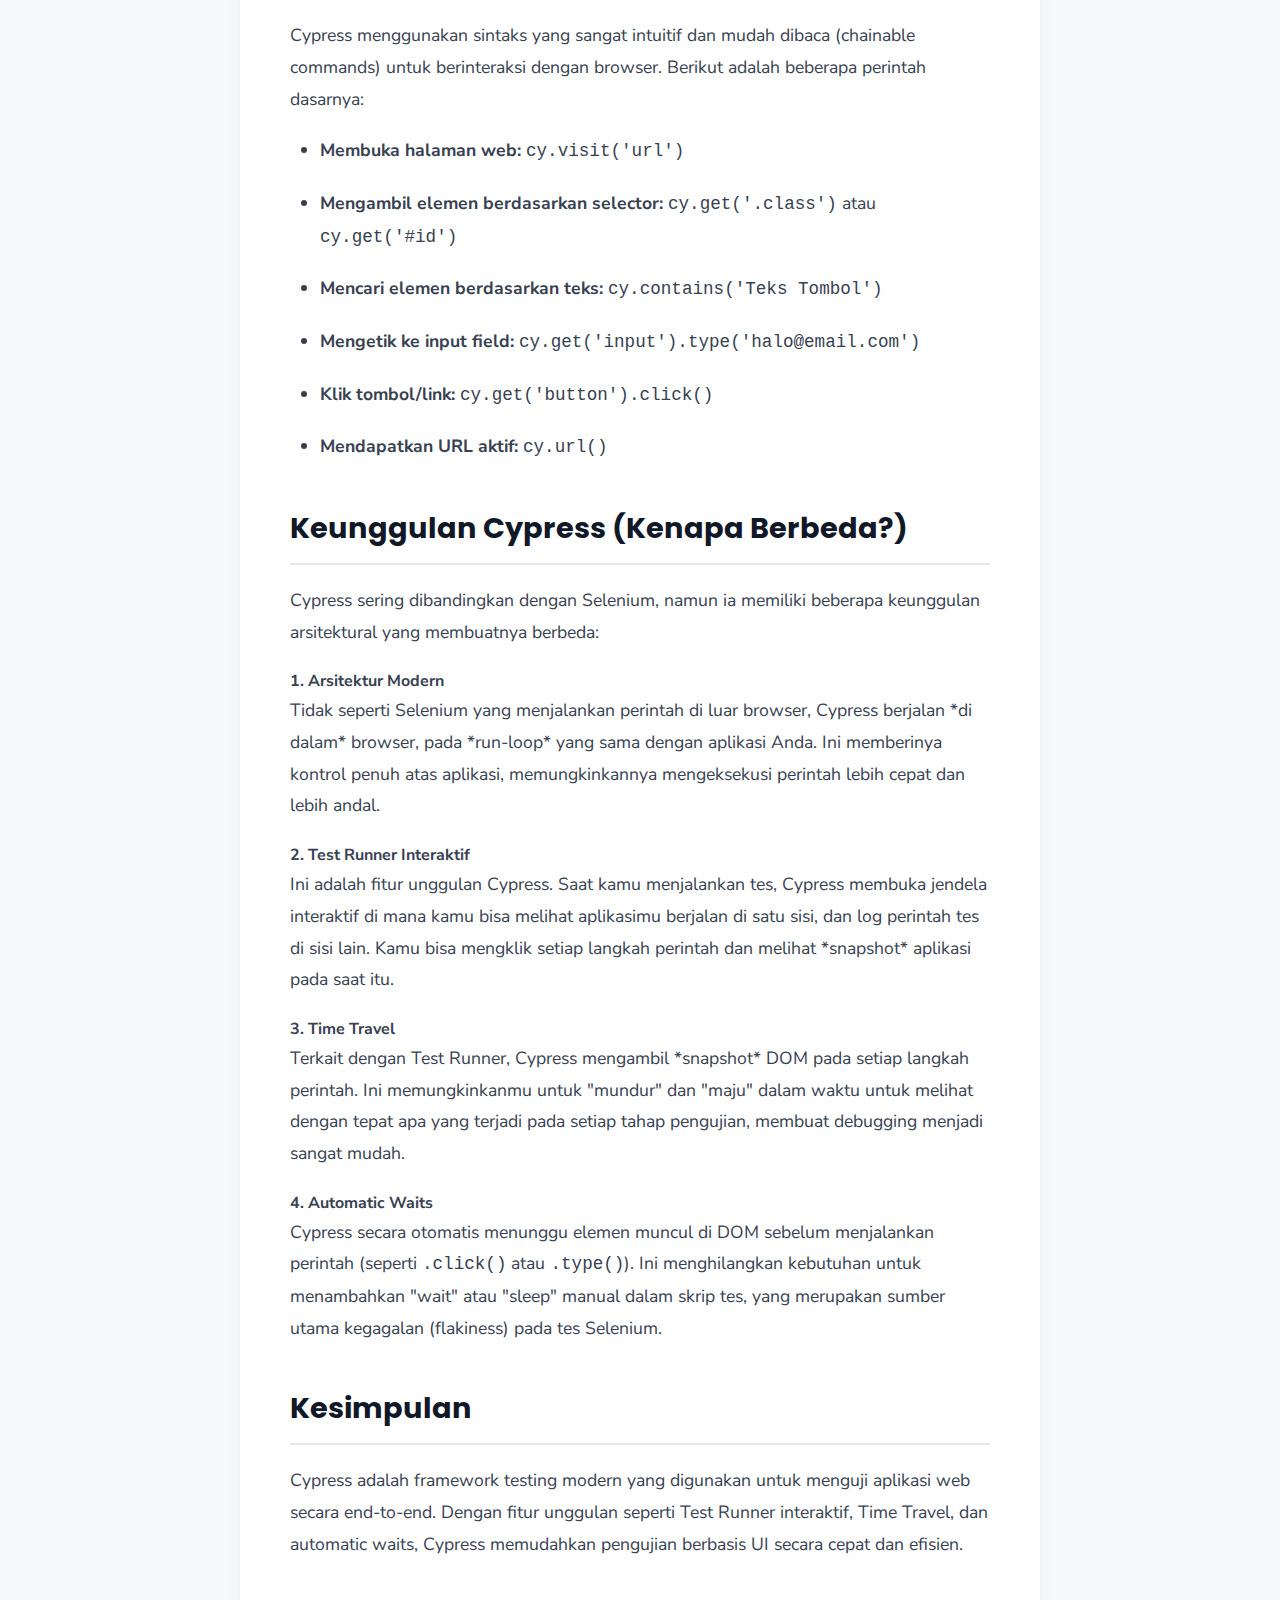
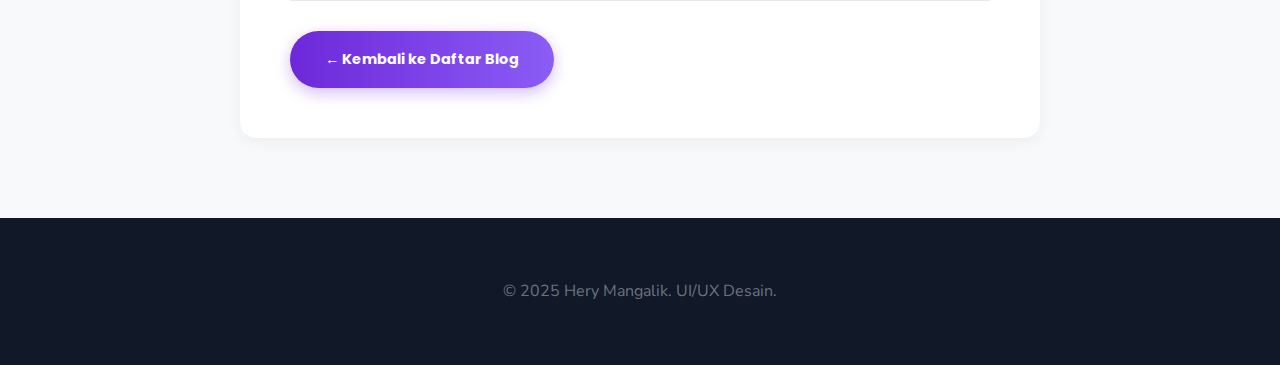
<file: artikel-8.html>
<!DOCTYPE html>
<html lang="id">
<head>
    <meta charset="UTF-8">
    <meta name="viewport" content="width=device-width, initial-scale=1.0">
    <title>Cypress: Framework Testing End-to-End Modern - Blog UI/UX</title>
    <link rel="preconnect" href="https://fonts.googleapis.com">
    <link rel="preconnect" href="https://fonts.gstatic.com" crossorigin>
    <link href="https://fonts.googleapis.com/css2?family=Poppins:wght@300;400;600;700;800&family=Nunito+Sans:wght@400;700&display=swap" rel="stylesheet">
    
    <link rel="stylesheet" href="style.css">
</head>
<body>

    <header class="main-header">
        <div class="container">
            <a href="index.html" class="logo">HM</a>
            <nav class="main-nav">
                <ul>
                    <li><a href="index.html">Home</a></li>
                    <li><a href="blog.html">Blog</a></li>
                    <li><a href="index.html#portfolio">Portfolio</a></li>
                </ul>
            </nav>
        </div>
    </header>

    <main>
        <section class="blog-header" style="padding: 180px 0 60px 0;">
            <div class="container">
                <p class="meta" style="color: var(--color-primary); font-family: var(--font-heading); font-weight: 600;">KATEGORI: AUTOMATION</p>
                <h1 style="font-size: 3rem;">Cypress: Framework Testing End-to-End Modern</h1>
            </div>
        </section>

        <section class="article-full">
            <div class="article-full-content">
                
                <img src="image copy 7.png" alt="Header Artikel" class="header-image">
                <p class="meta">Dipublikasikan pada 26 Oktober 2025</p>

                <h3>Apa Itu Cypress?</h3>
                <p>
                    <strong>Cypress</strong> adalah framework testing modern yang dirancang khusus untuk menguji aplikasi web secara <em>end-to-end</em> (E2E). Cypress memungkinkan pengujian dilakukan seperti perilaku pengguna asli.
                </p>
                <p>
                    Dengan instalasi yang mudah, Cypress menjadi alat yang andal untuk meningkatkan kualitas dan keandalan aplikasi web.
                </p>

                <h3>Perintah Dasar Cypress</h3>
                <p>
                    Cypress menggunakan sintaks yang sangat intuitif dan mudah dibaca (chainable commands) untuk berinteraksi dengan browser. Berikut adalah beberapa perintah dasarnya:
                </p>
                <ul>
                    <li><strong>Membuka halaman web:</strong> <code>cy.visit('url')</code></li>
                    <li><strong>Mengambil elemen berdasarkan selector:</strong> <code>cy.get('.class')</code> atau <code>cy.get('#id')</code></li>
                    <li><strong>Mencari elemen berdasarkan teks:</strong> <code>cy.contains('Teks Tombol')</code></li>
                    <li><strong>Mengetik ke input field:</strong> <code>cy.get('input').type('halo@email.com')</code></li>
                    <li><strong>Klik tombol/link:</strong> <code>cy.get('button').click()</code></li>
                    <li><strong>Mendapatkan URL aktif:</strong> <code>cy.url()</code></li>
                </ul>

                <h3>Keunggulan Cypress (Kenapa Berbeda?)</h3>
                <p>
                    Cypress sering dibandingkan dengan Selenium, namun ia memiliki beberapa keunggulan arsitektural yang membuatnya berbeda:
                </p>
                
                <h4>1. Arsitektur Modern</h4>
                <p>
                    Tidak seperti Selenium yang menjalankan perintah di luar browser, Cypress berjalan *di dalam* browser, pada *run-loop* yang sama dengan aplikasi Anda. Ini memberinya kontrol penuh atas aplikasi, memungkinkannya mengeksekusi perintah lebih cepat dan lebih andal.
                </p>

                <h4>2. Test Runner Interaktif</h4>
                <p>
                    Ini adalah fitur unggulan Cypress. Saat kamu menjalankan tes, Cypress membuka jendela interaktif di mana kamu bisa melihat aplikasimu berjalan di satu sisi, dan log perintah tes di sisi lain. Kamu bisa mengklik setiap langkah perintah dan melihat *snapshot* aplikasi pada saat itu.
                </p>

                <h4>3. Time Travel</h4>
                <p>
                    Terkait dengan Test Runner, Cypress mengambil *snapshot* DOM pada setiap langkah perintah. Ini memungkinkanmu untuk "mundur" dan "maju" dalam waktu untuk melihat dengan tepat apa yang terjadi pada setiap tahap pengujian, membuat debugging menjadi sangat mudah.
                </p>
                
                <h4>4. Automatic Waits</h4>
                <p>
                    Cypress secara otomatis menunggu elemen muncul di DOM sebelum menjalankan perintah (seperti <code>.click()</code> atau <code>.type()</code>). Ini menghilangkan kebutuhan untuk menambahkan "wait" atau "sleep" manual dalam skrip tes, yang merupakan sumber utama kegagalan (flakiness) pada tes Selenium.
                </p>

                <h3>Kesimpulan</h3>
                <p>
                    Cypress adalah framework testing modern yang digunakan untuk menguji aplikasi web secara end-to-end. Dengan fitur unggulan seperti Test Runner interaktif, Time Travel, dan automatic waits, Cypress memudahkan pengujian berbasis UI secara cepat dan efisien.
                </p>
                

                <hr style="margin-top: 40px; border: 0; border-top: 1px solid var(--color-border);">
                <a href="blog.html" class="btn-primary" style="margin-top: 30px; font-size: 0.9rem;">&larr; Kembali ke Daftar Blog</a>
            </div>
        </section>
    </main>

    <footer class="main-footer">
        <p>&copy; 2025 Hery Mangalik. UI/UX Desain.</p>
    </footer>

</body>

</html>
</file>
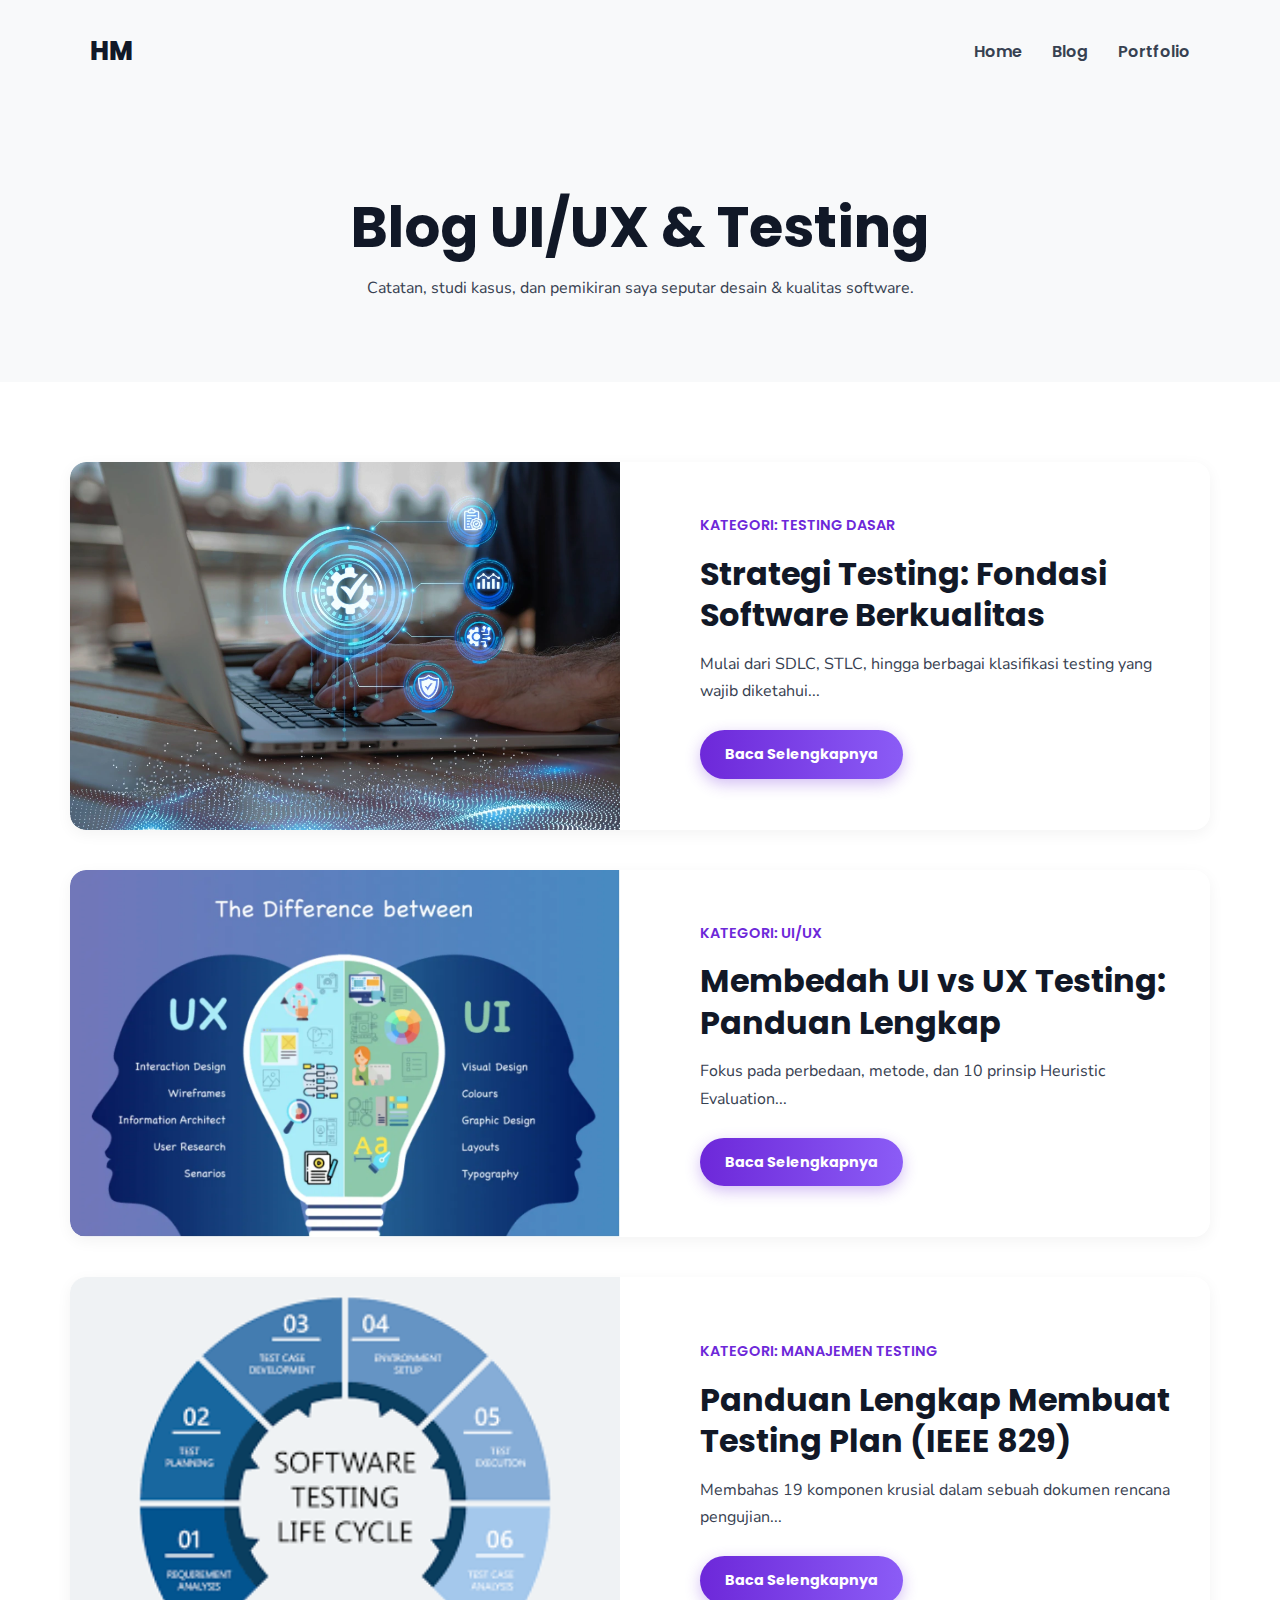
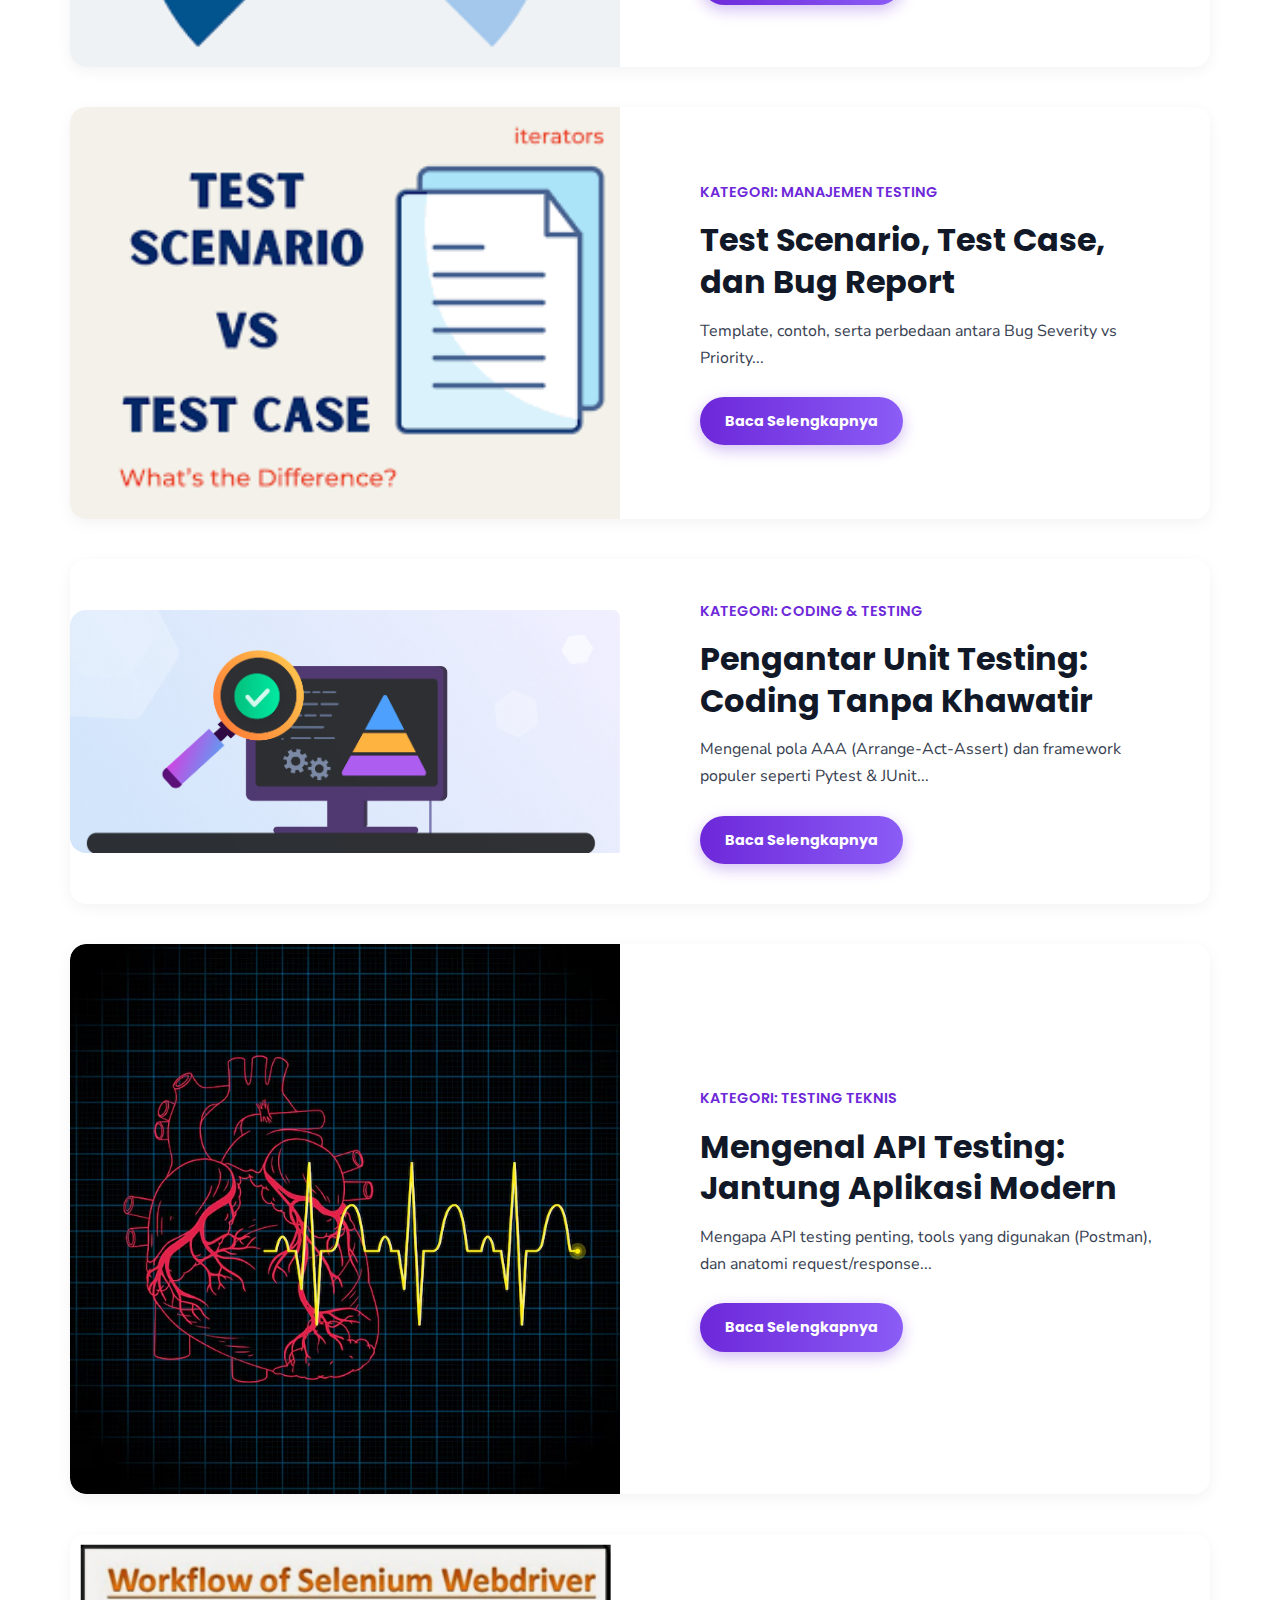
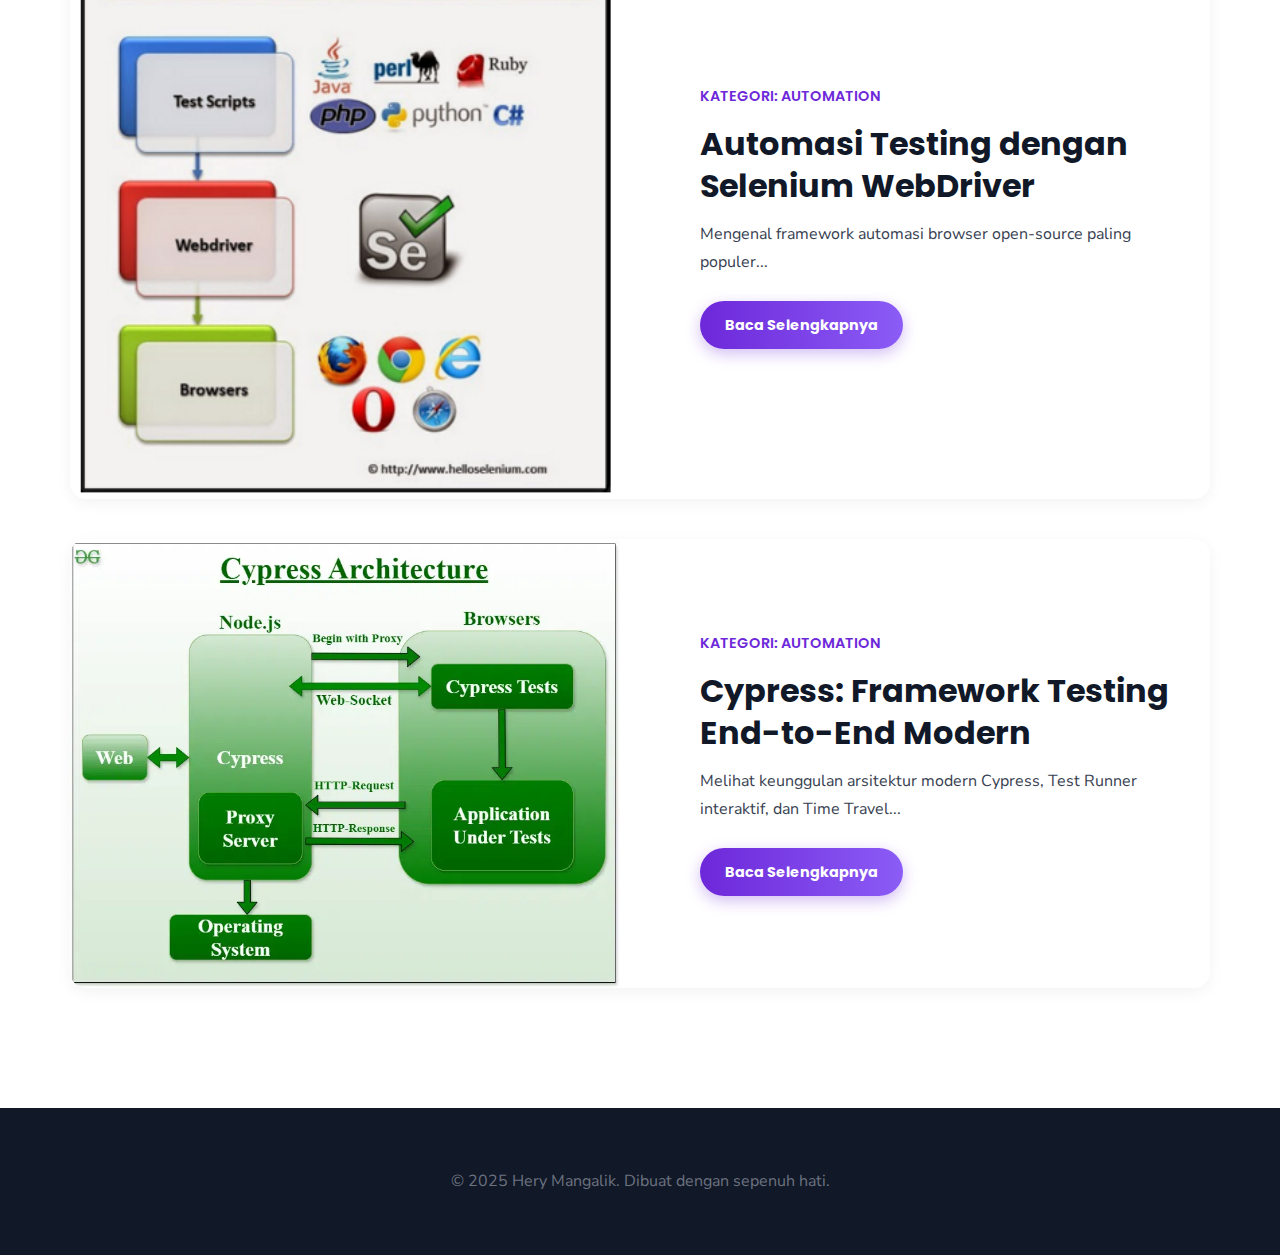
<file: blog.html>
<!DOCTYPE html>
<html lang="id">
<head>
    <meta charset="UTF-8">
    <meta name="viewport" content="width=device-width, initial-scale=1.0">
    <title>Blog UI/UX - Hery Mangalik</title>
    <link rel="preconnect" href="https://fonts.googleapis.com">
    <link rel="preconnect" href="https://fonts.gstatic.com" crossorigin>
    <link href="https://fonts.googleapis.com/css2?family=Poppins:wght@300;400;600;700;800&family=Nunito+Sans:wght@400;700&display=swap" rel="stylesheet">

    <link rel="stylesheet" href="style.css">
</head>
<body>

    <header class="main-header">
        <div class="container">
            <a href="index.html" class="logo">HM</a>
            <nav class="main-nav">
                <ul>
                    <li><a href="index.html">Home</a></li>
                    <li><a href="blog.html">Blog</a></li>
                    <li><a href="index.html#portfolio">Portfolio</a></li>
                </ul>
            </nav>
        </div>
    </header>

    <main>
        <section class="blog-header">
            <div class="container">
                <h1>Blog UI/UX & Testing</h1>
                <p>Catatan, studi kasus, dan pemikiran saya seputar desain & kualitas software.</p>
            </div>
        </section>

        <section class="blog-feed container">
            
            <article class="article-card">
                <a href="artikel-1.html" class="article-card-image">
                    <img src="image.png" alt="Strategi Testing">
                </a>
                <div class="article-card-content">
                    <p class="meta">KATEGORI: TESTING DASAR</p>
                    <h2><a href="artikel-1.html">Strategi Testing: Fondasi Software Berkualitas</a></h2>
                    <p class="summary">Mulai dari SDLC, STLC, hingga berbagai klasifikasi testing yang wajib diketahui...</p>
                    <a href="artikel-1.html" class="btn-primary" style="padding: 12px 25px; font-size: 0.9rem;">Baca Selengkapnya</a>
                </div>
            </article>

            <article class="article-card">
                <a href="artikel-2.html" class="article-card-image">
                    <img src="image copy.png" alt="UI vs UX Testing">
                </a>
                <div class="article-card-content">
                    <p class="meta">KATEGORI: UI/UX</p>
                    <h2><a href="artikel-2.html">Membedah UI vs UX Testing: Panduan Lengkap</a></h2>
                    <p class="summary">Fokus pada perbedaan, metode, dan 10 prinsip Heuristic Evaluation...</p>
                    <a href="artikel-2.html" class="btn-primary" style="padding: 12px 25px; font-size: 0.9rem;">Baca Selengkapnya</a>
                </div>
            </article>

            <article class="article-card">
                <a href="artikel-3.html" class="article-card-image">
                    <img src="image copy 2.png" alt="Testing Plan">
                </a>
                <div class="article-card-content">
                    <p class="meta">KATEGORI: MANAJEMEN TESTING</p>
                    <h2><a href="artikel-3.html">Panduan Lengkap Membuat Testing Plan (IEEE 829)</a></h2>
                    <p class="summary">Membahas 19 komponen krusial dalam sebuah dokumen rencana pengujian...</p>
                    <a href="artikel-3.html" class="btn-primary" style="padding: 12px 25px; font-size: 0.9rem;">Baca Selengkapnya</a>
                </div>
            </article>

            <article class="article-card">
                <a href="artikel-4.html" class="article-card-image">
                    <img src="image copy 3.png" alt="Bug Report">
                </a>
                <div class="article-card-content">
                    <p class="meta">KATEGORI: MANAJEMEN TESTING</p>
                    <h2><a href="artikel-4.html">Test Scenario, Test Case, dan Bug Report</a></h2>
                    <p class="summary">Template, contoh, serta perbedaan antara Bug Severity vs Priority...</p>
                    <a href="artikel-4.html" class="btn-primary" style="padding: 12px 25px; font-size: 0.9rem;">Baca Selengkapnya</a>
                </div>
            </article>

            <article class="article-card">
                <a href="artikel-5.html" class="article-card-image">
                    <img src="image copy 4.png" alt="Unit Testing">
                </a>
                <div class="article-card-content">
                    <p class="meta">KATEGORI: CODING & TESTING</p>
                    <h2><a href="artikel-5.html">Pengantar Unit Testing: Coding Tanpa Khawatir</a></h2>
                    <p class="summary">Mengenal pola AAA (Arrange-Act-Assert) dan framework populer seperti Pytest & JUnit...</p>
                    <a href="artikel-5.html" class="btn-primary" style="padding: 12px 25px; font-size: 0.9rem;">Baca Selengkapnya</a>
                </div>
            </article>

            <article class="article-card">
                <a href="artikel-6.html" class="article-card-image">
                    <img src="image copy 5.png" alt="API Testing">
                </a>
                <div class="article-card-content">
                    <p class="meta">KATEGORI: TESTING TEKNIS</p>
                    <h2><a href="artikel-6.html">Mengenal API Testing: Jantung Aplikasi Modern</a></h2>
                    <p class="summary">Mengapa API testing penting, tools yang digunakan (Postman), dan anatomi request/response...</p>
                    <a href="artikel-6.html" class="btn-primary" style="padding: 12px 25px; font-size: 0.9rem;">Baca Selengkapnya</a>
                </div>
            </article>

            <article class="article-card">
                <a href="artikel-7.html" class="article-card-image">
                    <img src="image copy 6.png" alt="Selenium">
                </a>
                <div class="article-card-content">
                    <p class="meta">KATEGORI: AUTOMATION</p>
                    <h2><a href="artikel-7.html">Automasi Testing dengan Selenium WebDriver</a></h2>
                    <p class="summary">Mengenal framework automasi browser open-source paling populer...</p>
                    <a href="artikel-7.html" class="btn-primary" style="padding: 12px 25px; font-size: 0.9rem;">Baca Selengkapnya</a>
                </div>
            </article>

            <article class="article-card">
                <a href="artikel-8.html" class="article-card-image">
                    <img src="image copy 7.png" alt="Cypress">
                </a>
                <div class="article-card-content">
                    <p class="meta">KATEGORI: AUTOMATION</p>
                    <h2><a href="artikel-8.html">Cypress: Framework Testing End-to-End Modern</a></h2>
                    <p class="summary">Melihat keunggulan arsitektur modern Cypress, Test Runner interaktif, dan Time Travel...</p>
                    <a href="artikel-8.html" class="btn-primary" style="padding: 12px 25px; font-size: 0.9rem;">Baca Selengkapnya</a>
                </div>
            </article>

        </section>
    </main>

    <footer class="main-footer">
        <p>&copy; 2025 Hery Mangalik. Dibuat dengan sepenuh hati.</p>
    </footer>

</body>
</html>
</file>
<file: style.css>
/* ==============================================
   ANIMASI & KEYFRAMES (Mengatasi "Kaku")
   ============================================== */
@keyframes fadeIn {
    from { opacity: 0; transform: translateY(20px); }
    to { opacity: 1; transform: translateY(0); }
}

/* ==============================================
   VARIABEL GLOBAL (Desain Baru & Modern)
   ============================================== */
:root {
    /* Font (Poppins & Nunito Sans) */
    --font-heading: 'Poppins', sans-serif;
    --font-body: 'Nunito Sans', sans-serif;
    
    /* Palet Warna (Vibrant & Profesional) */
    --color-primary: #6D28D9; /* Ungu */
    --color-secondary: #14B8A6; /* Teal / Hijau Mint */
    --color-gradient: linear-gradient(90deg, var(--color-primary) 0%, #8B5CF6 100%);
    
    /* Warna Latar & Teks */
    --color-bg-light: #F8F9FA;
    --color-bg: #FFFFFF;
    --color-text-primary: #111827; /* Hitam pekat */
    --color-text-secondary: #374151; /* Abu-abu gelap */
    --color-text-muted: #6B7280; /* Abu-abu terang */
    --color-border: #E5E7EB;
    
    /* Bentuk & Bayangan */
    --border-radius-card: 16px;
    --border-radius-pill: 9999px;
    --shadow-soft: 0 4px 15px rgba(0, 0, 0, 0.05);
    --shadow-medium: 0 10px 25px rgba(0, 0, 0, 0.07);
}

/* ==============================================
   RESET & DASAR
   ============================================== */
* {
    box-sizing: border-box;
    margin: 0;
    padding: 0;
}

html {
    scroll-behavior: smooth;
}

body {
    font-family: var(--font-body);
    background-color: var(--color-bg);
    color: var(--color-text-secondary);
    line-height: 1.7;
    /* Animasi muat halaman */
    animation: fadeIn 0.8s ease-out;
}

a {
    color: var(--color-primary);
    text-decoration: none;
    transition: all 0.3s ease;
}

img {
    max-width: 100%;
    height: auto;
}

.container {
    max-width: 1140px;
    margin: 0 auto;
    padding: 0 20px;
}

/* ==============================================
   HEADER & NAVIGASI
   ============================================== */
.main-header {
    padding: 30px 0;
    position: absolute;
    width: 100%;
    z-index: 10;
}

.main-header .container {
    display: flex;
    justify-content: space-between;
    align-items: center;
}

.logo {
    font-family: var(--font-heading);
    font-weight: 800;
    font-size: 1.6rem;
    color: var(--color-text-primary);
    text-decoration: none;
}

.main-nav ul {
    list-style-type: none;
    display: flex;
    gap: 30px;
}

.main-nav ul li a {
    font-family: var(--font-heading);
    font-weight: 600;
    color: var(--color-text-secondary);
    font-size: 1rem;
    position: relative;
    padding-bottom: 5px;
}
/* Animasi garis bawah */
.main-nav ul li a::after {
    content: '';
    position: absolute;
    bottom: 0;
    left: 0;
    width: 0%;
    height: 2px;
    background: var(--color-primary);
    transition: width 0.3s ease;
}
.main-nav ul li a:hover {
    color: var(--color-text-primary);
}
.main-nav ul li a:hover::after {
    width: 100%;
}

/* ==============================================
   HERO SECTION (index.html)
   ============================================== */
.hero {
    min-height: 100vh; /* Fullscreen */
    padding-top: 180px;
    display: grid;
    grid-template-columns: 1fr 1fr;
    align-items: center;
    gap: 40px;
    position: relative;
    overflow: hidden; /* Sembunyikan blob */
}

/* Bentuk "Blob" cair di latar belakang */
.hero::before {
    content: '';
    position: absolute;
    top: -10%;
    right: -20%;
    width: 70%;
    height: 90%;
    background: linear-gradient(135deg, var(--color-secondary) 0%, var(--color-primary) 100%);
    opacity: 0.1;
    border-radius: 60% 40% 30% 70% / 60% 30% 70% 40%;
    animation: blobMove 15s infinite ease-in-out;
    z-index: -1;
}
/* Animasi blob */
@keyframes blobMove {
    0% { border-radius: 60% 40% 30% 70% / 60% 30% 70% 40%; transform: rotate(0deg); }
    50% { border-radius: 30% 60% 70% 40% / 50% 60% 30% 60%; transform: rotate(45deg); }
    100% { border-radius: 60% 40% 30% 70% / 60% 30% 70% 40%; transform: rotate(0deg); }
}

.hero-content {
    animation: fadeIn 0.8s ease-out 0.2s backwards;
}

/* Bentuk "speech bubble" */
.hero-subtitle {
    display: inline-block;
    background-color: var(--color-bg-light);
    color: var(--color-primary);
    padding: 10px 20px;
    border-radius: var(--border-radius-pill);
    font-family: var(--font-heading);
    font-weight: 600;
    margin-bottom: 25px;
    position: relative;
}
.hero-subtitle::after {
    content: '';
    position: absolute;
    bottom: -10px;
    left: 20px;
    width: 0;
    height: 0;
    border: 10px solid transparent;
    border-top-color: var(--color-bg-light);
}

.hero-content h1 {
    font-family: var(--font-heading);
    font-size: 4rem; /* Lebih besar & rapi */
    color: var(--color-text-primary);
    font-weight: 800;
    margin-bottom: 20px;
    line-height: 1.2;
}

.hero-jobtitle {
    font-family: var(--font-heading);
    font-size: 1.8rem;
    color: var(--color-text-secondary);
    margin-bottom: 35px;
    font-weight: 300;
}
/* Warna font berbeda */
.hero-jobtitle span {
    color: var(--color-primary);
    font-weight: 700;
}

/* Tombol bentuk "Pill" */
.btn-primary {
    background: var(--color-gradient);
    color: #FFF;
    padding: 16px 35px;
    border-radius: var(--border-radius-pill);
    font-family: var(--font-heading);
    font-weight: 700;
    text-decoration: none;
    display: inline-block;
    transition: all 0.3s ease;
    box-shadow: 0 5px 15px rgba(109, 40, 217, 0.3);
}
.btn-primary:hover {
    transform: translateY(-3px) scale(1.05);
    box-shadow: 0 8px 20px rgba(109, 40, 217, 0.4);
}

.hero-image {
    text-align: center;
    animation: fadeIn 0.8s ease-out 0.4s backwards;
}
.hero-image img {
    max-width: 90%;
    border-radius: 30% 70% 70% 30% / 30% 30% 70% 70%; /* Bentuk foto tidak kaku */
    box-shadow: var(--shadow-medium);
}

/* ==============================================
   CLIENTS / PORTFOLIO (index.html)
   ============================================== */
.clients-bar {
    text-align: center;
    padding: 30px;
    background-color: var(--color-bg-light);
    border-radius: var(--border-radius-pill); /* Bentuk Pill Rapi */
    box-shadow: var(--shadow-soft);
    margin-top: 50px;
}
.clients-bar p {
    font-family: var(--font-heading);
    font-size: 1.1rem;
    color: var(--color-text-muted);
    font-weight: 600;
    letter-spacing: 2px;
}

.portfolio-section {
    padding: 100px 0; /* Jarak/whitespace lebih rapi */
}
.portfolio-section h2 {
    text-align: center;
    font-size: 2.8rem;
    font-family: var(--font-heading);
    color: var(--color-text-primary);
    margin-bottom: 60px;
    animation: fadeIn 0.8s ease-out;
}
.portfolio-grid {
    display: grid;
    grid-template-columns: 1fr 1fr;
    gap: 40px; /* Jarak antar kartu lebih rapi */
}
.project-card {
    background-color: var(--color-bg);
    border-radius: var(--border-radius-card);
    box-shadow: var(--shadow-soft);
    overflow: hidden;
    transition: all 0.4s ease; /* Animasi hover lebih lambat */
}
/* Animasi hover "mengambang" */
.project-card:hover {
    transform: translateY(-10px);
    box-shadow: var(--shadow-medium);
}
.project-card img {
    width: 100%;
    display: block;
    aspect-ratio: 16 / 10; /* Rasio gambar konsisten */
    object-fit: cover;
}
.project-card-content {
    padding: 30px;
}
.project-card h3 {
    font-family: var(--font-heading);
    font-size: 1.5rem;
    color: var(--color-text-primary);
    margin-bottom: 10px;
}

/* ==============================================
   HALAMAN BLOG (blog.html & artikel-X.html)
   ============================================== */
.blog-header {
    background-color: var(--color-bg-light);
    padding: 180px 0 80px 0;
    text-align: center;
}
.blog-header h1 {
    font-family: var(--font-heading);
    font-size: 3.5rem;
    color: var(--color-text-primary);
}

.blog-feed {
    padding: 80px 0;
    background-color: var(--color-bg);
}
/* Kartu artikel baru, lebih rapi */
.article-card {
    display: grid;
    grid-template-columns: 1fr 1fr;
    gap: 40px;
    align-items: center;
    background: var(--color-bg);
    border-radius: var(--border-radius-card);
    box-shadow: var(--shadow-soft);
    margin-bottom: 40px;
    overflow: hidden;
    transition: all 0.4s ease;
}
.article-card:hover {
    transform: translateY(-10px);
    box-shadow: var(--shadow-medium);
}
.article-card-image img {
    width: 100%;
    height: 100%;
    object-fit: cover;
    display: block;
    border-radius: var(--border-radius-card) 0 0 var(--border-radius-card);
}
.article-card-content {
    padding: 40px;
}
.article-card-content .meta {
    font-family: var(--font-heading);
    color: var(--color-primary);
    font-weight: 600;
    font-size: 0.9rem;
    margin-bottom: 15px;
}
.article-card-content h2 {
    font-family: var(--font-heading);
    font-size: 2rem;
    color: var(--color-text-primary);
    margin-bottom: 15px;
    line-height: 1.3;
}
.article-card-content h2 a {
    color: inherit;
}
.article-card-content h2 a:hover {
    color: var(--color-primary);
}
.article-card-content .summary {
    margin-bottom: 25px;
}

/* Halaman Artikel Lengkap (Lebih Rapi) */
.article-full {
    padding: 80px 0;
    background-color: var(--color-bg-light);
}
.article-full-content {
    max-width: 800px;
    margin: 0 auto;
    background: var(--color-bg);
    padding: 50px; /* Padding lebih besar */
    border-radius: var(--border-radius-card);
    box-shadow: var(--shadow-soft);
}
.article-full-content h1 {
    font-family: var(--font-heading);
    font-size: 3rem;
    color: var(--color-text-primary);
    margin-bottom: 20px;
    line-height: 1.2;
}
.article-full-content .meta {
    font-family: var(--font-heading);
    color: var(--color-text-muted);
    font-size: 1rem;
    margin-bottom: 40px;
    font-weight: 500;
}
.article-full-content p, 
.article-full-content ul, 
.article-full-content li {
    font-size: 1.1rem;
    margin-bottom: 20px;
    line-height: 1.8;
}
.article-full-content h3 {
    font-family: var(--font-heading);
    font-size: 1.8rem;
    color: var(--color-text-primary);
    margin-top: 40px;
    margin-bottom: 20px;
    padding-bottom: 10px;
    border-bottom: 2px solid var(--color-border);
}
.article-full-content ul, 
.article-full-content ol {
    padding-left: 30px;
}
.article-full-content .header-image {
    width: 100%;
    border-radius: var(--border-radius-card);
    margin-bottom: 30px;
    box-shadow: var(--shadow-soft);
}

.article-full-content table {
    width: 100%;
    border-collapse: collapse;
    margin: 25px 0;
    font-size: 1rem;
}
.article-full-content th,
.article-full-content td {
    border: 1px solid var(--color-border);
    padding: 12px;
    text-align: left;
}
.article-full-content th {
    background-color: var(--color-bg-light);
    font-family: var(--font-heading);
    font-weight: 600;
}
.article-full-content pre {
    background-color: var(--color-text-primary);
    color: #f8f8f2;
    padding: 20px;
    border-radius: var(--border-radius-card);
    overflow-x: auto;
    font-family: 'Courier New', Courier, monospace;
    font-size: 0.95rem;
    margin: 20px 0;
}
.article-full-content code {
    font-family: 'Courier New', Courier, monospace;
}

/* ==============================================
   FOOTER
   ============================================== */
.main-footer {
    background-color: var(--color-text-primary);
    color: var(--color-bg-light);
    text-align: center;
    padding: 60px 0;
    margin-top: 0;
}
.main-footer p {
    color: var(--color-text-muted);
    font-family: var(--font-body);
}

/* ==============================================
   RESPONSIF
   ============================================== */
@media (max-width: 992px) {
    .hero {
        grid-template-columns: 1fr; /* Stack di tablet */
        padding-top: 200px;
        min-height: auto;
        padding-bottom: 60px;
        text-align: center;
    }
    .hero-content {
        padding: 0 20px;
    }
    .hero-image {
        margin-top: 40px;
    }
    .hero-image img { max-width: 70%; }
    .hero::before { width: 100%; right: -30%; } /* Blob lebih besar */
    .hero-subtitle::after { left: 50%; transform: translateX(-50%); }

    .portfolio-grid { grid-template-columns: 1fr; }
    
    .article-card { grid-template-columns: 1fr; } /* Stack di tablet */
    .article-card-image img { border-radius: var(--border-radius-card) var(--border-radius-card) 0 0; }
}

@media (max-width: 768px) {
    .main-header .container {
        flex-direction: column;
        gap: 20px;
    }
    .main-nav ul { gap: 20px; }

    .hero-content h1 { font-size: 2.8rem; }
    .hero-jobtitle { font-size: 1.5rem; }

    .blog-header { padding-top: 200px; }
    .blog-header h1 { font-size: 2.5rem; }

    .article-full-content { padding: 30px; }
    .article-full-content h1 { font-size: 2.2rem; }
}
</file>
